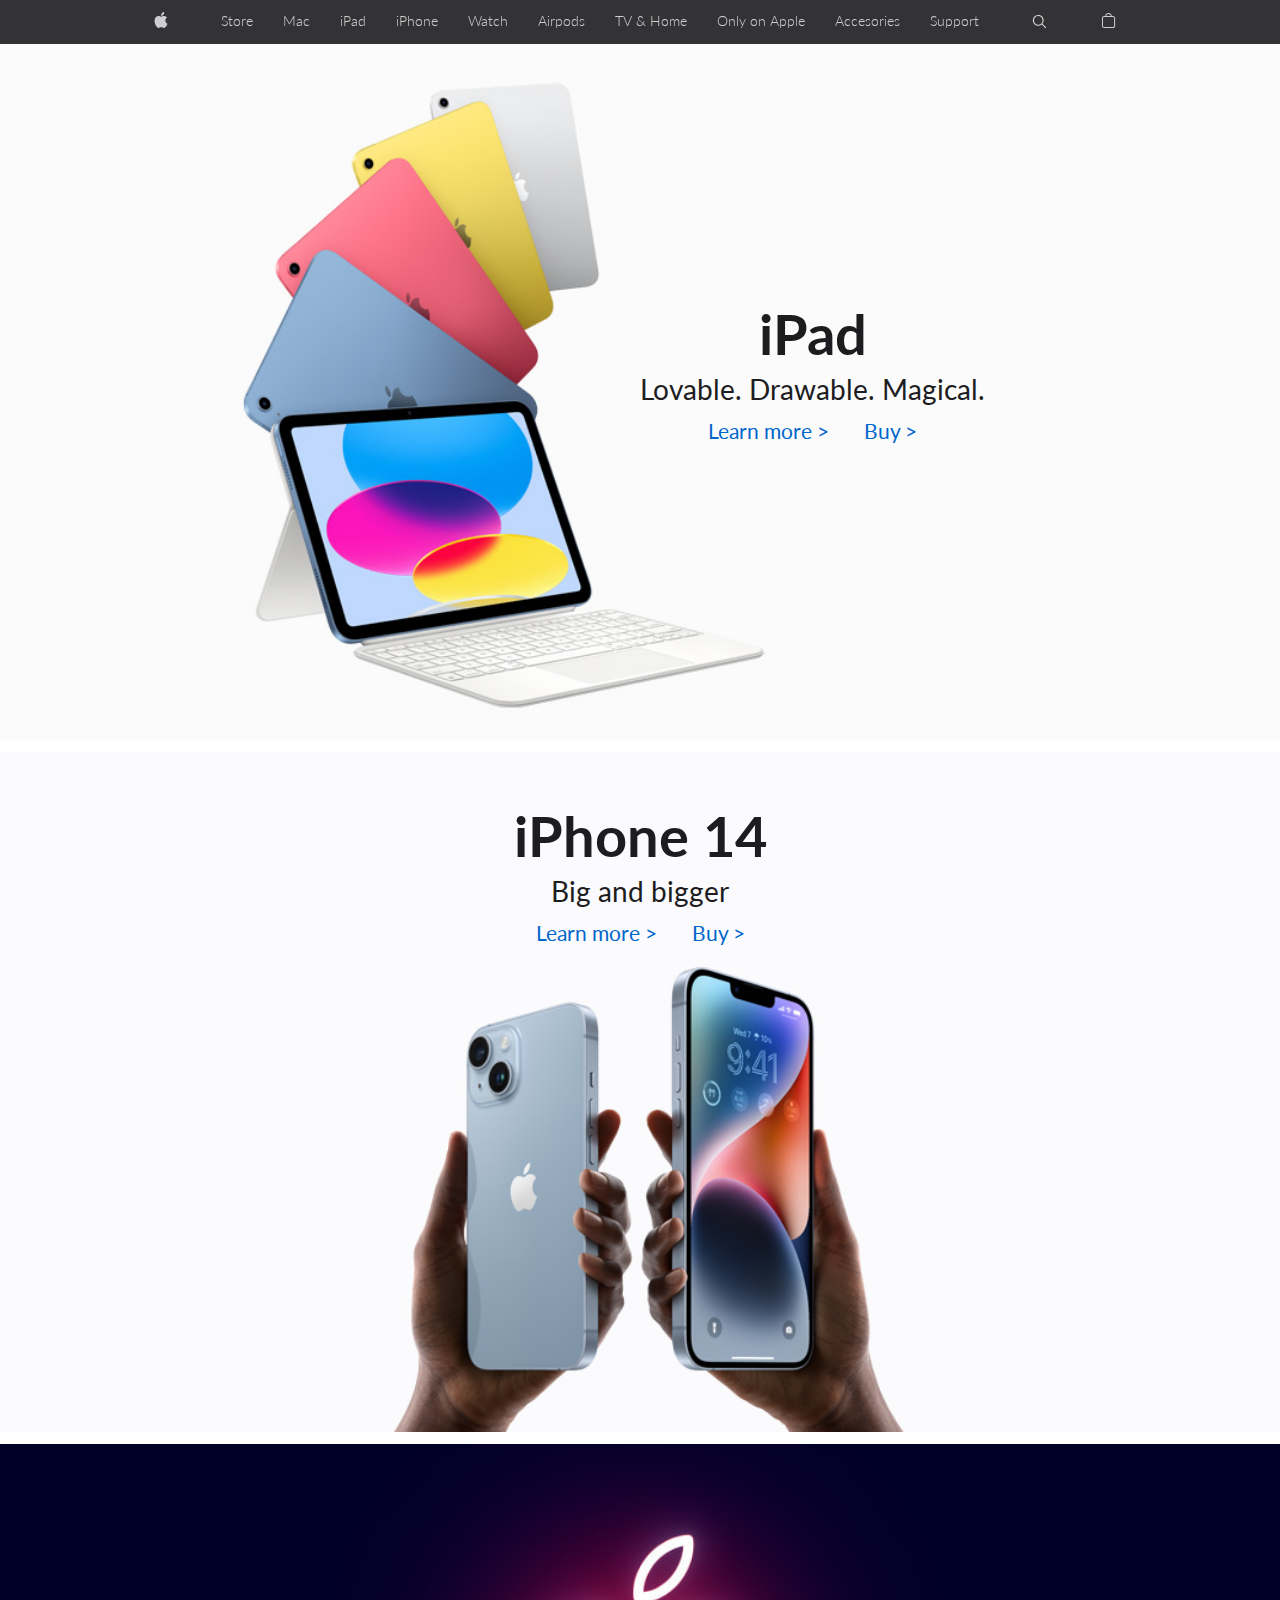
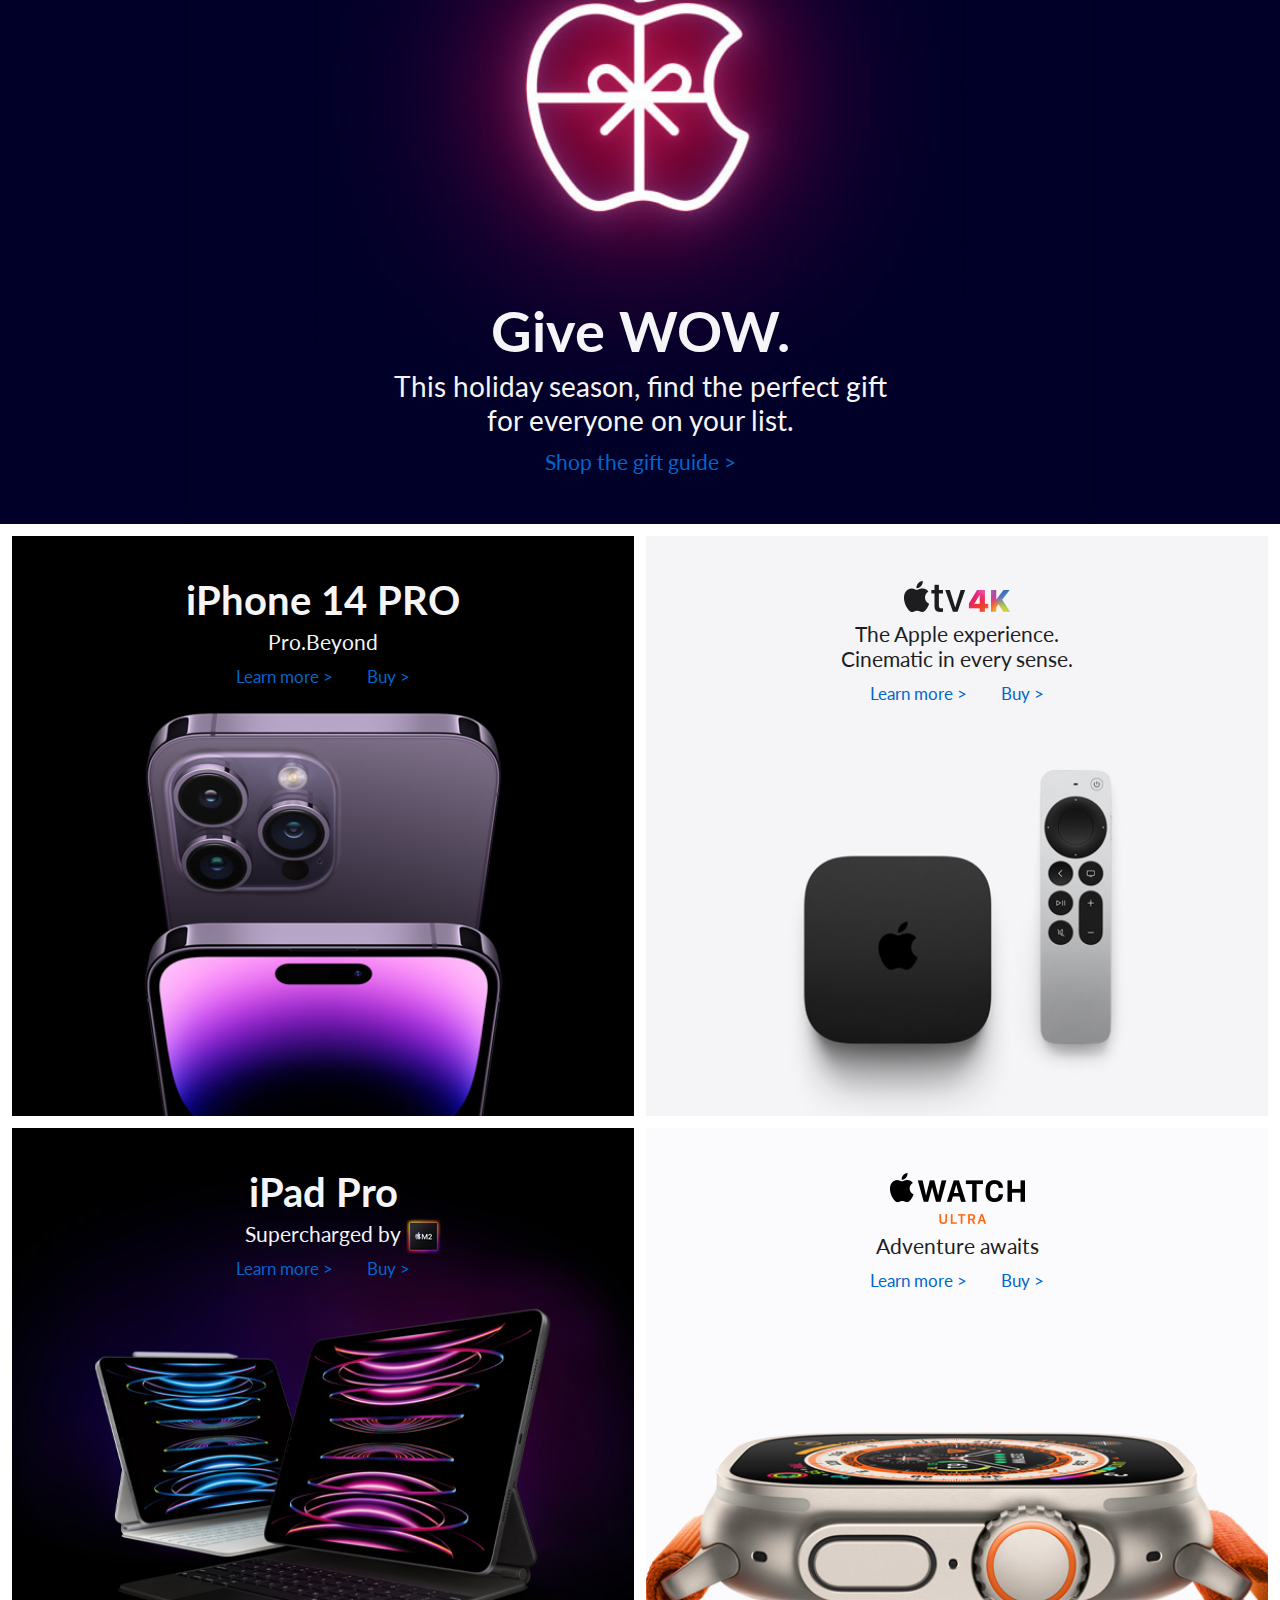
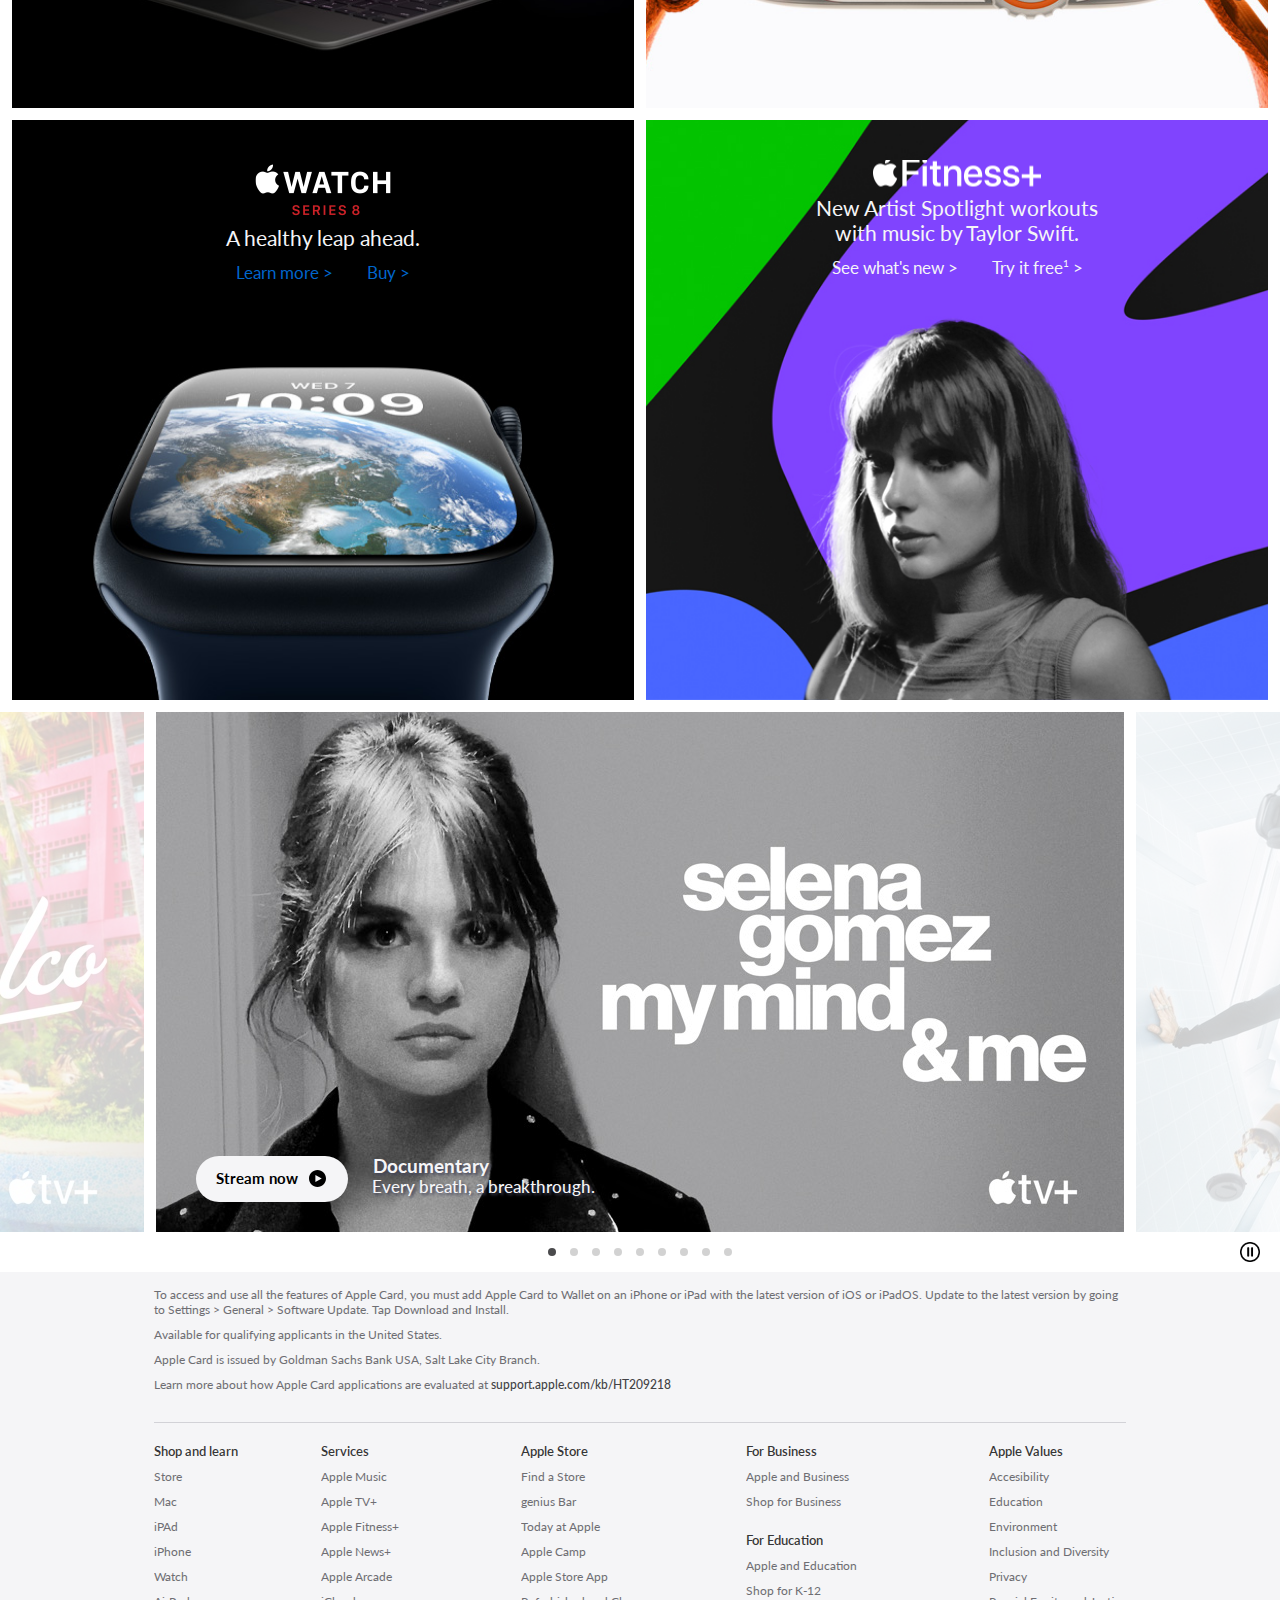
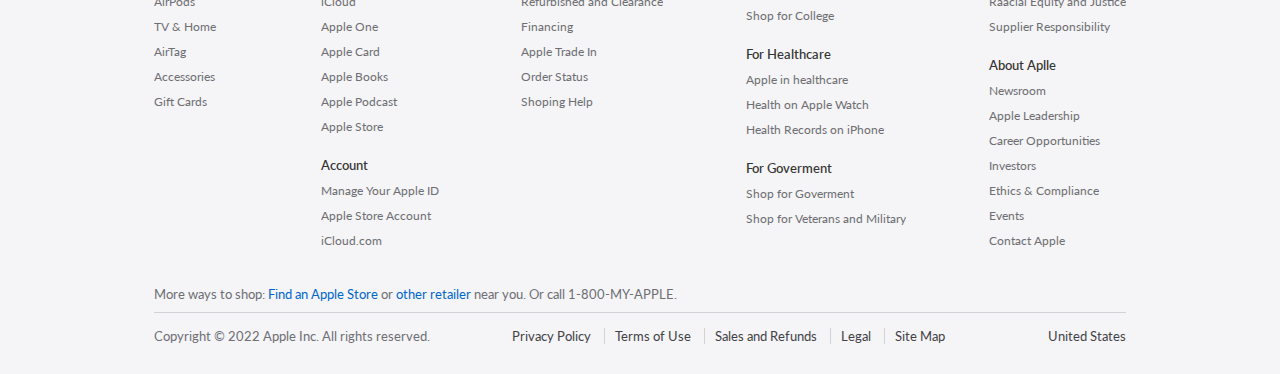
<file: index.html>
<!DOCTYPE html>
<html lang="en">

<head>
    <meta charset="UTF-8">
    <meta http-equiv="X-UA-Compatible" content="IE=edge">
    <meta name="viewport" content="width=device-width, initial-scale=1.0">
    <meta name="description" content="Apple page clone, Author: Arkadius-WD">
    <title> Apple </title>
    <link rel="shortcut icon" href="#" />
    <link rel="stylesheet" href="./css/style.css">
    <script type="module" src="./js/app.js" defer></script>
</head>

<body>

    <header class="header">
        <h1 class="visually-hidden">Apple</h1>
        <nav class="nav">
            <div class="nav-top">
                <div class="nav-top__container-one">
                    <div class="nav-top__input-search mobi-wrapper">
                        <label for="nav-top__input-form"></label>
                        <input type="text" class="nav-top__input-form" placeholder="Search apple.com">
                    </div>
                </div>
                <ul class="nav-top__container-two mobi-wrapper">
                    <li class="nav-top__item"><a href="./store.html" class="nav-top__link">Store</a></li>
                    <li class="nav-top__item"><a href="./store.html" class="nav-top__link">Mac</a></li>
                    <li class="nav-top__item"><a href="./store.html" class="nav-top__link">iPad</a></li>
                    <li class="nav-top__item"><a href="./store.html" class="nav-top__link">iPhone</a></li>
                    <li class="nav-top__item"><a href="./store.html" class="nav-top__link">Watch</a></li>
                    <li class="nav-top__item"><a href="./store.html" class="nav-top__link">Airpods</a></li>
                    <li class="nav-top__item"><a href="./store.html" class="nav-top__link">TV & Home</a></li>
                    <li class="nav-top__item"><a href="./store.html" class="nav-top__link">Only on Apple</a></li>
                    <li class="nav-top__item"><a href="./store.html" class="nav-top__link">Accesories</a></li>
                    <li class="nav-top__item"><a href="./store.html" class="nav-top__link">Support</a></li>
                </ul>
            </div>
            <div class="nav-bar wrapper">
                <div class="nav-bar__burger">
                    <div class="nav-bar__burger-bel nav-bar__burger-bel--up"></div>
                    <div class="nav-bar__burger-bel nav-bar__burger-bel--down"></div>
                </div>
                <a href="#" class="nav-bar__logo">
                    <img src="./img/nav/globalnav_apple_image__b5er5ngrzxqq_large.svg" alt="logo apple image">
                </a>
                <ul class="nav-bar__list">
                    <li class="nab-bar__list-item"><a href="./store.html" class="nav-bar__list-link">Store</a></li>
                    <li class="nab-bar__list-item"><a href="./store.html" class="nav-bar__list-link">Mac</a></li>
                    <li class="nab-bar__list-item"><a href="./store.html" class="nav-bar__list-link">iPad</a></li>
                    <li class="nab-bar__list-item"><a href="./store.html" class="nav-bar__list-link">iPhone</a></li>
                    <li class="nab-bar__list-item"><a href="./store.html" class="nav-bar__list-link">Watch</a></li>
                    <li class="nab-bar__list-item"><a href="./store.html" class="nav-bar__list-link">Airpods</a></li>
                    <li class="nab-bar__list-item"><a href="./store.html" class="nav-bar__list-link">TV & Home</a></li>
                    <li class="nab-bar__list-item"><a href="./store.html" class="nav-bar__list-link">Only on Apple</a>
                    </li>
                    <li class="nab-bar__list-item"><a href="./store.html" class="nav-bar__list-link">Accesories</a></li>
                    <li class="nab-bar__list-item"><a href="./store.html" class="nav-bar__list-link">Support</a></li>
                </ul>
                <div class="nav-bar__input-search">
                    <label for="nav-bar__input-form"></label>
                    <input type="text" class="nav-bar__input-form" placeholder="Search apple.com">
                    <div class="nav-bar__input-close">
                        <img src="./img/nav/globalnav_search_close.svg" alt="close search button">
                    </div>
                </div>
                <a href="#" class="nav-bar__search">
                    <img src="./img/nav/globalnav_search_image__cbllq1gkias2_large.svg" alt="icon search image">
                </a>
                <div class="nav-bar__bag">
                    <img src="./img/nav/globalnav_bag_image__yzte50i47ciu_large.svg" alt="icon bag image">
                    <div class="nav-bar__bag-amount">0</div>
                </div>
                <div class="bag-cart">
                    <div class="bag-cart__title">
                        <h2>Shopping bag</h2>
                        <button class="bag-cart__close">
                            <img src="./img/nav/close.png" alt="button close">
                        </button>
                    </div>
                    <div class="bag-cart__content">
                    </div>
                    <p class="bag-cart__empty">Your bag is empty</p>
                    <div class="bag-cart__footer">
                        <h3>Your total : $ <span class="bag-cart__total">0</span></h3>
                        <button class="bag-cart__clear-btn">Clear cart</button>
                    </div>
                </div>
            </div>
        </nav>
    </header>

    <main class="main">
        <section class="heroes">
            <div class="iPad-hero">
                <div class="iPad-hero__picture hero-picture"></div>
                <div class="iPad-hero__text">
                    <h2 class="iPad-hero__text-title text-title">iPad</h2>
                    <h3 class="iPad-hero__text-content text-content">Lovable. Drawable. Magical.</h3>
                    <div class="iPad-hero__text-links">
                        <a href="./store.html" class="text-link">Learn more <span> > </span> </a>
                        <a href="./store.html" class="text-link">Buy <span> > </span> </a>
                    </div>
                </div>
            </div>
            <div class="iPhone-hero">
                <div class="iPhone-hero__picture hero-picture"></div>
                <div class="iPhone-hero__text">
                    <h2 class="iPhone-hero__text-title text-title">iPhone 14</h2>
                    <h3 class="iPhone-hero__text-content text-content">Big and bigger</h3>
                    <div class="iPhone-hero__text-links">
                        <a href="./store.html" class="text-link">Learn more <span> > </span> </a>
                        <a href="./store.html" class="text-link">Buy <span> > </span> </a>
                    </div>
                </div>
            </div>
            <div class="endframe-hero">
                <div class="endframe-hero__picture hero-picture"></div>
                <div class="endframe-hero__text">
                    <h2 class="endframe-hero__text-title text-title">Give WOW.</h2>
                    <h3 class="endframe-hero__text-content text-content">This holiday season, find the perfect gift for
                        everyone on your list. </h3>
                    <div class="endframe-hero__text-links">
                        <a href="./store.html" class="text-link">Shop the gift guide <span> > </span> </a>
                    </div>
                </div>
            </div>
        </section>

        <section class="promos">
            <div class="iPhone-promo">
                <div class="iPhone-promo__picture promo-picture"></div>
                <div class="iPhone-promo__text promo-text">
                    <h2 class="iPhone-promo__text-title text-M-title text-white">iPhone 14 PRO</h2>
                    <h3 class="iPhone-promo__text-content text-M-content text-white">Pro.Beyond</h3>
                    <div class="iPhone-promo__text-links">
                        <a href="./store.html" class="text-M-link">Learn more <span> > </span> </a>
                        <a href="./store.html" class="text-M-link">Buy <span> > </span> </a>
                    </div>
                </div>
            </div>
            <div class="tv-promo">
                <div class="tv-promo__picture promo-picture"></div>
                <div class="tv-promo__text promo-text">
                    <h2 class="tv-promo__text-title text-M-title promo-text-logo"></h2>
                    <h3 class="tv-promo__text-content text-M-content">The Apple experience. Cinematic in every sense.
                    </h3>
                    <div class="tv-promo__text-links">
                        <a href="./store.html" class="text-M-link">Learn more <span> > </span> </a>
                        <a href="./store.html" class="text-M-link">Buy <span> > </span> </a>
                    </div>
                </div>
            </div>
            <div class="iPad-promo">
                <div class="iPad-promo__picture promo-picture"></div>
                <div class="iPad-promo__text promo-text">
                    <h2 class="iPad-promo__text-title text-M-title text-white">iPad Pro</h2>
                    <h3 class="iPad-promo__text-content text-M-content text-white">Supercharged by
                    </h3>
                    <div class="iPad-promo__text-links">
                        <a href="./store.html" class="text-M-link">Learn more <span> > </span> </a>
                        <a href="./store.html" class="text-M-link">Buy <span> > </span> </a>
                    </div>
                </div>
            </div>
            <div class="watchU-promo">
                <div class="watchU-promo__picture promo-picture"></div>
                <div class="watchU-promo__text promo-text">
                    <h2 class="watchU-promo__text-title text-M-title promo-text-logo"></h2>
                    <h3 class="watchU-promo__text-content text-M-content">Adventure awaits
                    </h3>
                    <div class="watchU-promo__text-links">
                        <a href="./store.html" class="text-M-link">Learn more <span> > </span> </a>
                        <a href="./store.html" class="text-M-link">Buy <span> > </span> </a>
                    </div>
                </div>
            </div>
            <div class="watch8-promo">
                <div class="watch8-promo__picture promo-picture"></div>
                <div class="watch8-promo__text promo-text">
                    <h2 class="watch8-promo__text-title text-M-title text-white promo-text-logo"></h2>
                    <h3 class="watch8-promo__text-content text-M-content text-white">A healthy leap ahead.
                    </h3>
                    <div class="watch8-promo__text-links">
                        <a href="./store.html" class="text-M-link">Learn more <span> > </span> </a>
                        <a href="./store.html" class="text-M-link">Buy <span> > </span> </a>
                    </div>
                </div>
            </div>
            <div class="fit-promo">
                <div class="fit-promo__picture promo-picture"></div>
                <div class="fit-promo__text promo-text">
                    <h2 class="fit-promo__text-title text-M-title text-white promo-text-logo"></h2>
                    <h3 class="fit-promo__text-content text-M-content text-white">New Artist Spotlight workouts with
                        music by
                        Taylor Swift.
                    </h3>
                    <div class="fit-promo__text-links">
                        <a href="./store.html" class="text-M-link text-white">See what's new <span> > </span> </a>
                        <a href="./store.html" class="text-M-link text-white">Try it free<sup>1</sup><span> > </span>
                        </a>
                    </div>
                </div>
            </div>
        </section>

        <section class="slider">
            <div class="slider__track-container">
                <ul class="slider__slides">
                    <li class="slider__slide"><a
                            href="https://tv.apple.com/us/movie/selena-gomez-my-mind--me/umc.cmc.39yw4dp13gshxq5bt9fsl0o5y"
                            class="slider__slide-link slider__slide-link--1">
                            <div class="slider__slide-info-top">
                                <div class="slider__slide-info-top-icon"></div>
                                <div class="slider__slide-info-top-title"></div>
                            </div>
                            <div class="slider__slide-info-bottom">
                                <h4>Documentary</h4>
                                <div class="slider__slide-info-bottom-text">
                                    <p>Every breath, a breakthrough.</p>
                                </div>
                                <div class="slider__slide-button"><button class="slider-button" role="button"
                                        aria-label="slider-button">Stream now</button></div>
                            </div>
                        </a></li>
                    <li class="slider__slide"><a
                            href="https://tv.apple.com/us/show/mythic-quest/umc.cmc.1nfdfd5zlk05fo1bwwetzldy3?itscg=10000&itsct=atv-apl_hp-stream_now--220622"
                            class="slider__slide-link slider__slide-link--2">
                            <div class="slider__slide-info-top">
                                <div class="slider__slide-info-top-icon"></div>
                                <div class="slider__slide-info-top-title"></div>
                            </div>
                            <div class="slider__slide-info-bottom">
                                <h4>Comedy</h4>
                                <div class="slider__slide-info-bottom-text">
                                    <p>New season.</p>
                                </div>
                                <div class="slider__slide-button"><button class="slider-button" role="button"
                                        aria-label="slider-button">Stream now</button></div>
                            </div>
                        </a></li>
                    <li class="slider__slide"><a
                            href="https://tv.apple.com/us/show/ted-lasso/umc.cmc.vtoh0mn0xn7t3c643xqonfzy"
                            class="slider__slide-link slider__slide-link--3">
                            <div class="slider__slide-info-top">
                                <div class="slider__slide-info-top-icon"></div>
                                <div class="slider__slide-info-top-title"></div>
                            </div>
                            <div class="slider__slide-info-bottom">
                                <h4>Comedy</h4>
                                <div class="slider__slide-info-bottom-text">
                                    <p>4 Emmy® wins including Outstanding Comedy.</p>
                                </div>
                                <div class="slider__slide-button"><button class="slider-button" role="button"
                                        aria-label="slider-button">Stream now</button></div>
                            </div>
                        </a></li>
                    <li class="slider__slide"><a
                            href="https://tv.apple.com/us/show/see/umc.cmc.3s4mgg2y7h95fks9gnc4pw13m"
                            class="slider__slide-link slider__slide-link--4">
                            <div class="slider__slide-info-top">
                                <div class="slider__slide-info-top-icon"></div>
                                <div class="slider__slide-info-top-title"></div>
                            </div>
                            <div class="slider__slide-info-bottom">
                                <h4>Drama</h4>
                                <div class="slider__slide-info-bottom-text">
                                    <p>The epic series comes to an end.</p>
                                </div>
                                <div class="slider__slide-button"><button class="slider-button" role="button"
                                        aria-label="slider-button">Stream now</button></div>
                            </div>
                        </a></li>
                    <li class="slider__slide"><a
                            href="https://tv.apple.com/us/movie/causeway/umc.cmc.30p2zn6vd14159dorn1vo68el"
                            class="slider__slide-link slider__slide-link--5">
                            <div class="slider__slide-info-top">
                                <div class="slider__slide-info-top-icon"></div>
                                <div class="slider__slide-info-top-title"></div>
                            </div>
                            <div class="slider__slide-info-bottom">
                                <h4>Drama</h4>
                                <div class="slider__slide-info-bottom-text">
                                    <p>Begin again.</p>
                                </div>
                                <div class="slider__slide-button"><button class="slider-button" role="button"
                                        aria-label="slider-button">Stream now</button></div>
                            </div>
                        </a></li>
                    <li class="slider__slide"><a
                            href="https://tv.apple.com/us/show/shantaram/umc.cmc.atxsrive40xli3zh3uxjimut"
                            class="slider__slide-link slider__slide-link--6">
                            <div class="slider__slide-info-top">
                                <div class="slider__slide-info-top-icon"></div>
                                <div class="slider__slide-info-top-title"></div>
                            </div>
                            <div class="slider__slide-info-bottom">
                                <h4>Drama</h4>
                                <div class="slider__slide-info-bottom-text">
                                    <p>Welcome to Bombay.</p>
                                </div>
                                <div class="slider__slide-button"><button class="slider-button" role="button"
                                        aria-label="slider-button">Stream now</button></div>
                            </div>
                        </a></li>
                    <li class="slider__slide"><a
                            href="https://tv.apple.com/us/show/the-morning-show/umc.cmc.25tn3v8ku4b39tr6ccgb8nl6m"
                            class="slider__slide-link slider__slide-link--7">
                            <div class="slider__slide-info-top">
                                <div class="slider__slide-info-top-icon"></div>
                                <div class="slider__slide-info-top-title"></div>
                            </div>
                            <div class="slider__slide-info-bottom">
                                <h4>Drama</h4>
                                <div class="slider__slide-info-bottom-text">
                                    <p>Control is an illusion</p>
                                </div>
                                <div class="slider__slide-button"><button class="slider-button" role="button"
                                        aria-label="slider-button">Stream now</button></div>
                            </div>
                        </a></li>
                    <li class="slider__slide"><a
                            href="https://tv.apple.com/us/show/bad-sisters/umc.cmc.14kr4vv65unannh7doqgvlh20"
                            class="slider__slide-link slider__slide-link--8">
                            <div class="slider__slide-info-top">
                                <div class="slider__slide-info-top-icon"></div>
                                <div class="slider__slide-info-top-title"></div>
                            </div>
                            <div class="slider__slide-info-bottom">
                                <h4>Thriller</h4>
                                <div class="slider__slide-info-bottom-text">
                                    <p>We’re all different people at work.</p>
                                </div>
                                <div class="slider__slide-button"><button class="slider-button" role="button"
                                        aria-label="slider-button">Stream now</button></div>
                            </div>
                        </a></li>
                    <li class="slider__slide"><a
                            href="https://tv.apple.com/us/show/acapulco/umc.cmc.8xrkg9zywke7g6a9ahmvpr3l"
                            class="slider__slide-link slider__slide-link--9">
                            <div class="slider__slide-info-top">
                                <div class="slider__slide-info-top-icon"></div>
                                <div class="slider__slide-info-top-title"></div>
                            </div>
                            <div class="slider__slide-info-bottom">
                                <h4>Holiday</h4>
                                <div class="slider__slide-info-bottom-text">
                                    <p>Happiness is togetherness.</p>
                                </div>
                                <div class="slider__slide-button"><button class="slider-button" role="button"
                                        aria-label="slider-button">Stream now</button></div>
                            </div>
                        </a></li>
                </ul>
            </div>
            <div class="slider__previous">
                <button class="slider__button slider__button--left" role="button" aria-label="slider-button">
                </button>
            </div>
            <div class="slider__next">
                <button class="slider__button slider__button--right" role="button" aria-label="slider-button">
                </button>
            </div>
            <div class="slider__nav">
                <div class="slider__nav-dots-contaner"></div>
                <button class="slider__stop-play" role="button" aria-label="slider-button"></button>
            </div>
            <h4 class="visually-hidden">Apple TV+</h4>
        </section>
    </main>

    <footer class="footer wrapper">
        <section class="footer__notes">
            <ul>
                <li>
                    To access and use all the features of Apple Card, you must add Apple Card to Wallet on an iPhone or
                    iPad with the latest version of iOS or iPadOS. Update to the latest version by going to Settings >
                    General > Software Update. Tap Download and Install.
                </li>

                <li><span>Available for qualifying applicants in the United&nbsp;States.</span></li>
                <li><span>Apple&nbsp;Card is issued by Goldman Sachs Bank USA, Salt Lake City Branch.</span></li>
                <li>
                    Learn more about how Apple&nbsp;Card applications are evaluated at <a
                        href="https://support.apple.com/kb/HT209218">support.apple.com/kb/HT209218</a>
                </li>
            </ul>
        </section>
        <nav class="footer__nav">
            <div class="footer__nav-column">
                <div class="footer__nav-column-section">
                    <h3 class="footer__nav-column-section-title">Shop and learn</h3>
                    <i class="footer__nav-column-section-icon">+</i>
                    <div class="footer__nav-column-section-disp">
                        <ul class="footer__nav-column-section-list">
                            <li class="footer__nav-column-section-item"><a class="footer__nav-column-section-link"
                                    href="./store.html"></a>Store</li>
                            <li class="footer__nav-column-section-item"><a class="footer__nav-column-section-link"
                                    href="./store.html"></a>Mac</li>
                            <li class="footer__nav-column-section-item"><a class="footer__nav-column-section-link"
                                    href="./store.html"></a>iPAd</li>
                            <li class="footer__nav-column-section-item"><a class="footer__nav-column-section-link"
                                    href="./store.html"></a>iPhone</li>
                            <li class="footer__nav-column-section-item"><a class="footer__nav-column-section-link"
                                    href="./store.html"></a>Watch</li>
                            <li class="footer__nav-column-section-item"><a class="footer__nav-column-section-link"
                                    href="./store.html"></a>AirPods</li>
                            <li class="footer__nav-column-section-item"><a class="footer__nav-column-section-link"
                                    href="./store.html"></a>TV & Home</li>
                            <li class="footer__nav-column-section-item"><a class="footer__nav-column-section-link"
                                    href="./store.html"></a>AirTag</li>
                            <li class="footer__nav-column-section-item"><a class="footer__nav-column-section-link"
                                    href="./store.htmls"></a>Accessories</li>
                            <li class="footer__nav-column-section-item"><a class="footer__nav-column-section-link"
                                    href="./store.html"></a>Gift Cards</li>
                        </ul>
                    </div>
                </div>
            </div>
            <div class="footer__nav-column">
                <div class="footer__nav-column-section">
                    <h3 class="footer__nav-column-section-title">Services</h3>
                    <i class="footer__nav-column-section-icon">+</i>
                    <div class="footer__nav-column-section-disp">
                        <ul class="footer__nav-column-section-list">
                            <li class="footer__nav-column-section-item"><a class="footer__nav-column-section-link"
                                    href=""></a>Apple Music</li>
                            <li class="footer__nav-column-section-item"><a class="footer__nav-column-section-link"
                                    href=""></a>Apple TV+</li>
                            <li class="footer__nav-column-section-item"><a class="footer__nav-column-section-link"
                                    href=""></a>Apple Fitness+</li>
                            <li class="footer__nav-column-section-item"><a class="footer__nav-column-section-link"
                                    href=""></a>Apple News+</li>
                            <li class="footer__nav-column-section-item"><a class="footer__nav-column-section-link"
                                    href=""></a>Apple Arcade</li>
                            <li class="footer__nav-column-section-item"><a class="footer__nav-column-section-link"
                                    href=""></a>iCloud</li>
                            <li class="footer__nav-column-section-item"><a class="footer__nav-column-section-link"
                                    href=""></a>Apple One</li>
                            <li class="footer__nav-column-section-item"><a class="footer__nav-column-section-link"
                                    href=""></a>Apple Card</li>
                            <li class="footer__nav-column-section-item"><a class="footer__nav-column-section-link"
                                    href=""></a>Apple Books</li>
                            <li class="footer__nav-column-section-item"><a class="footer__nav-column-section-link"
                                    href=""></a>Apple Podcast</li>
                            <li class="footer__nav-column-section-item"><a class="footer__nav-column-section-link"
                                    href=""></a>Apple Store</li>
                        </ul>
                    </div>
                </div>
                <div class="footer__nav-column-section">
                    <h3 class="footer__nav-column-section-title">Account</h3>
                    <i class="footer__nav-column-section-icon">+</i>
                    <div class="footer__nav-column-section-disp">
                        <ul class="footer__nav-column-section-list">
                            <li class="footer__nav-column-section-item"><a class="footer__nav-column-section-link"
                                    href=""></a>Manage Your Apple ID</li>
                            <li class="footer__nav-column-section-item"><a class="footer__nav-column-section-link"
                                    href=""></a>Apple Store Account</li>
                            <li class="footer__nav-column-section-item"><a class="footer__nav-column-section-link"
                                    href=""></a>iCloud.com</li>
                        </ul>
                    </div>
                </div>
            </div>
            <div class="footer__nav-column">
                <div class="footer__nav-column-section">
                    <h3 class="footer__nav-column-section-title">Apple Store</h3>
                    <i class="footer__nav-column-section-icon">+</i>
                    <div class="footer__nav-column-section-disp">
                        <ul class="footer__nav-column-section-list">
                            <li class="footer__nav-column-section-item"><a class="footer__nav-column-section-link"
                                    href=""></a>Find a Store</li>
                            <li class="footer__nav-column-section-item"><a class="footer__nav-column-section-link"
                                    href=""></a>genius Bar</li>
                            <li class="footer__nav-column-section-item"><a class="footer__nav-column-section-link"
                                    href=""></a>Today at Apple</li>
                            <li class="footer__nav-column-section-item"><a class="footer__nav-column-section-link"
                                    href=""></a>Apple Camp</li>
                            <li class="footer__nav-column-section-item"><a class="footer__nav-column-section-link"
                                    href=""></a>Apple Store App
                            </li>
                            <li class="footer__nav-column-section-item"><a class="footer__nav-column-section-link"
                                    href=""></a>Refurbished and
                                Clearance</li>
                            <li class="footer__nav-column-section-item"><a class="footer__nav-column-section-link"
                                    href=""></a>Financing</li>
                            <li class="footer__nav-column-section-item"><a class="footer__nav-column-section-link"
                                    href=""></a>Apple Trade In</li>
                            <li class="footer__nav-column-section-item"><a class="footer__nav-column-section-link"
                                    href=""></a>Order Status</li>
                            <li class="footer__nav-column-section-item"><a class="footer__nav-column-section-link"
                                    href=""></a>Shoping Help</li>
                        </ul>
                    </div>
                </div>
            </div>
            <div class="footer__nav-column">
                <div class="footer__nav-column-section">
                    <h3 class="footer__nav-column-section-title">For Business</h3>
                    <i class="footer__nav-column-section-icon">+</i>
                    <div class="footer__nav-column-section-disp">
                        <ul class="footer__nav-column-section-list">
                            <li class="footer__nav-column-section-item"><a class="footer__nav-column-section-link"
                                    href=""></a>Apple and Business</li>
                            <li class="footer__nav-column-section-item"><a class="footer__nav-column-section-link"
                                    href=""></a>Shop for Business</li>
                        </ul>
                    </div>
                </div>
                <div class="footer__nav-column-section">
                    <h3 class="footer__nav-column-section-title">For Education</h3>
                    <i class="footer__nav-column-section-icon">+</i>
                    <div class="footer__nav-column-section-disp">
                        <ul class="footer__nav-column-section-list">
                            <li class="footer__nav-column-section-item"><a class="footer__nav-column-section-link"
                                    href=""></a>Apple and Education</li>
                            <li class="footer__nav-column-section-item"><a class="footer__nav-column-section-link"
                                    href=""></a>Shop for K-12</li>
                            <li class="footer__nav-column-section-item"><a class="footer__nav-column-section-link"
                                    href=""></a>Shop for College</li>
                        </ul>
                    </div>
                </div>
                <div class="footer__nav-column-section">
                    <h3 class="footer__nav-column-section-title">For Healthcare</h3>
                    <i class="footer__nav-column-section-icon">+</i>
                    <div class="footer__nav-column-section-disp">
                        <ul class="footer__nav-column-section-list">
                            <li class="footer__nav-column-section-item"><a class="footer__nav-column-section-link"
                                    href=""></a>Apple in healthcare</li>
                            <li class="footer__nav-column-section-item"><a class="footer__nav-column-section-link"
                                    href=""></a>Health on Apple Watch</li>
                            <li class="footer__nav-column-section-item"><a class="footer__nav-column-section-link"
                                    href=""></a>Health Records on iPhone
                            </li>
                        </ul>
                    </div>
                </div>
                <div class="footer__nav-column-section">
                    <h3 class="footer__nav-column-section-title">For Goverment</h3>
                    <i class="footer__nav-column-section-icon">+</i>
                    <div class="footer__nav-column-section-disp">
                        <ul class="footer__nav-column-section-list">
                            <li class="footer__nav-column-section-item"><a class="footer__nav-column-section-link"
                                    href=""></a>Shop for Goverment</li>
                            <li class="footer__nav-column-section-item"><a class="footer__nav-column-section-link"
                                    href=""></a>Shop for
                                Veterans and Military</li>
                        </ul>
                    </div>
                </div>
            </div>
            <div class="footer__nav-column">
                <div class="footer__nav-column-section">
                    <h3 class="footer__nav-column-section-title">Apple Values</h3>
                    <i class="footer__nav-column-section-icon">+</i>
                    <div class="footer__nav-column-section-disp">
                        <ul class="footer__nav-column-section-list">
                            <li class="footer__nav-column-section-item"><a class="footer__nav-column-section-link"
                                    href=""></a>Accesibility</li>
                            <li class="footer__nav-column-section-item"><a class="footer__nav-column-section-link"
                                    href=""></a>Education</li>
                            <li class="footer__nav-column-section-item"><a class="footer__nav-column-section-link"
                                    href=""></a>Environment</li>
                            <li class="footer__nav-column-section-item"><a class="footer__nav-column-section-link"
                                    href=""></a>Inclusion and Diversity</li>
                            <li class="footer__nav-column-section-item"><a class="footer__nav-column-section-link"
                                    href=""></a>Privacy</li>
                            <li class="footer__nav-column-section-item"><a class="footer__nav-column-section-link"
                                    href=""></a>Raacial Equity
                                and Justice</li>
                            <li class="footer__nav-column-section-item"><a class="footer__nav-column-section-link"
                                    href=""></a>Supplier Responsibility
                            </li>
                        </ul>
                    </div>
                </div>
                <div class="footer__nav-column-section ">
                    <h3 class="footer__nav-column-section-title">About Aplle</h3>
                    <i class="footer__nav-column-section-icon">+</i>
                    <div class="footer__nav-column-section-disp">
                        <ul class="footer__nav-column-section-list">
                            <li class="footer__nav-column-section-item"><a class="footer__nav-column-section-link"
                                    href=""></a>Newsroom</li>
                            <li class="footer__nav-column-section-item"><a class="footer__nav-column-section-link"
                                    href=""></a>Apple Leadership</li>
                            <li class="footer__nav-column-section-item"><a class="footer__nav-column-section-link"
                                    href=""></a>Career Opportunities</li>
                            <li class="footer__nav-column-section-item"><a class="footer__nav-column-section-link"
                                    href=""></a>Investors</li>
                            <li class="footer__nav-column-section-item"><a class="footer__nav-column-section-link"
                                    href=""></a>Ethics & Compliance</li>
                            <li class="footer__nav-column-section-item"><a class="footer__nav-column-section-link"
                                    href=""></a>Events</li>
                            <li class="footer__nav-column-section-item"><a class="footer__nav-column-section-link"
                                    href=""></a>Contact Apple</li>
                        </ul>
                    </div>
                </div>
            </div>
        </nav>
        <section class="footer__contact">
            <div class="footer__contact-shop">
                More ways to shop: <a href="https://www.apple.com/retail/"> Find an Apple Store </a>
                or <a href="https://locate.apple.com/"> other retailer </a> near you. <span
                    class="footer__contact-shop-span"> Or call
                    1-800-MY-APPLE. </span>
            </div>
            <div class="footer__contact-disp">
                <div class="footer__contact-locale">
                    <a class="footer__contact-locale-link" href="https://www.apple.com/choose-country-region/"> United
                        States </a>
                </div>
                <div class="footer__contact-copyright"> Copyright © 2022 Apple Inc. All rights reserved.
                </div>
                <div class="footer__contact-legal">
                    <a class="footer__contact-legal-link" href="https://www.apple.com/legal/privacy/"> Privacy Policy
                    </a>
                    <a class="footer__contact-legal-link"
                        href="https://www.apple.com/legal/internet-services/terms/site.html"> Terms of Use </a>
                    <a class="footer__contact-legal-link" href="https://www.apple.com/shop/browse/open/salespolicies">
                        Sales
                        and Refunds </a>
                    <a class="footer__contact-legal-link" href="https://www.apple.com/legal/"> Legal </a>
                    <a class="footer__contact-legal-link" href="https://www.apple.com/sitemap/"> Site Map </a>
                </div>
            </div>
        </section>
    </footer>
</body>

</html>
</file>
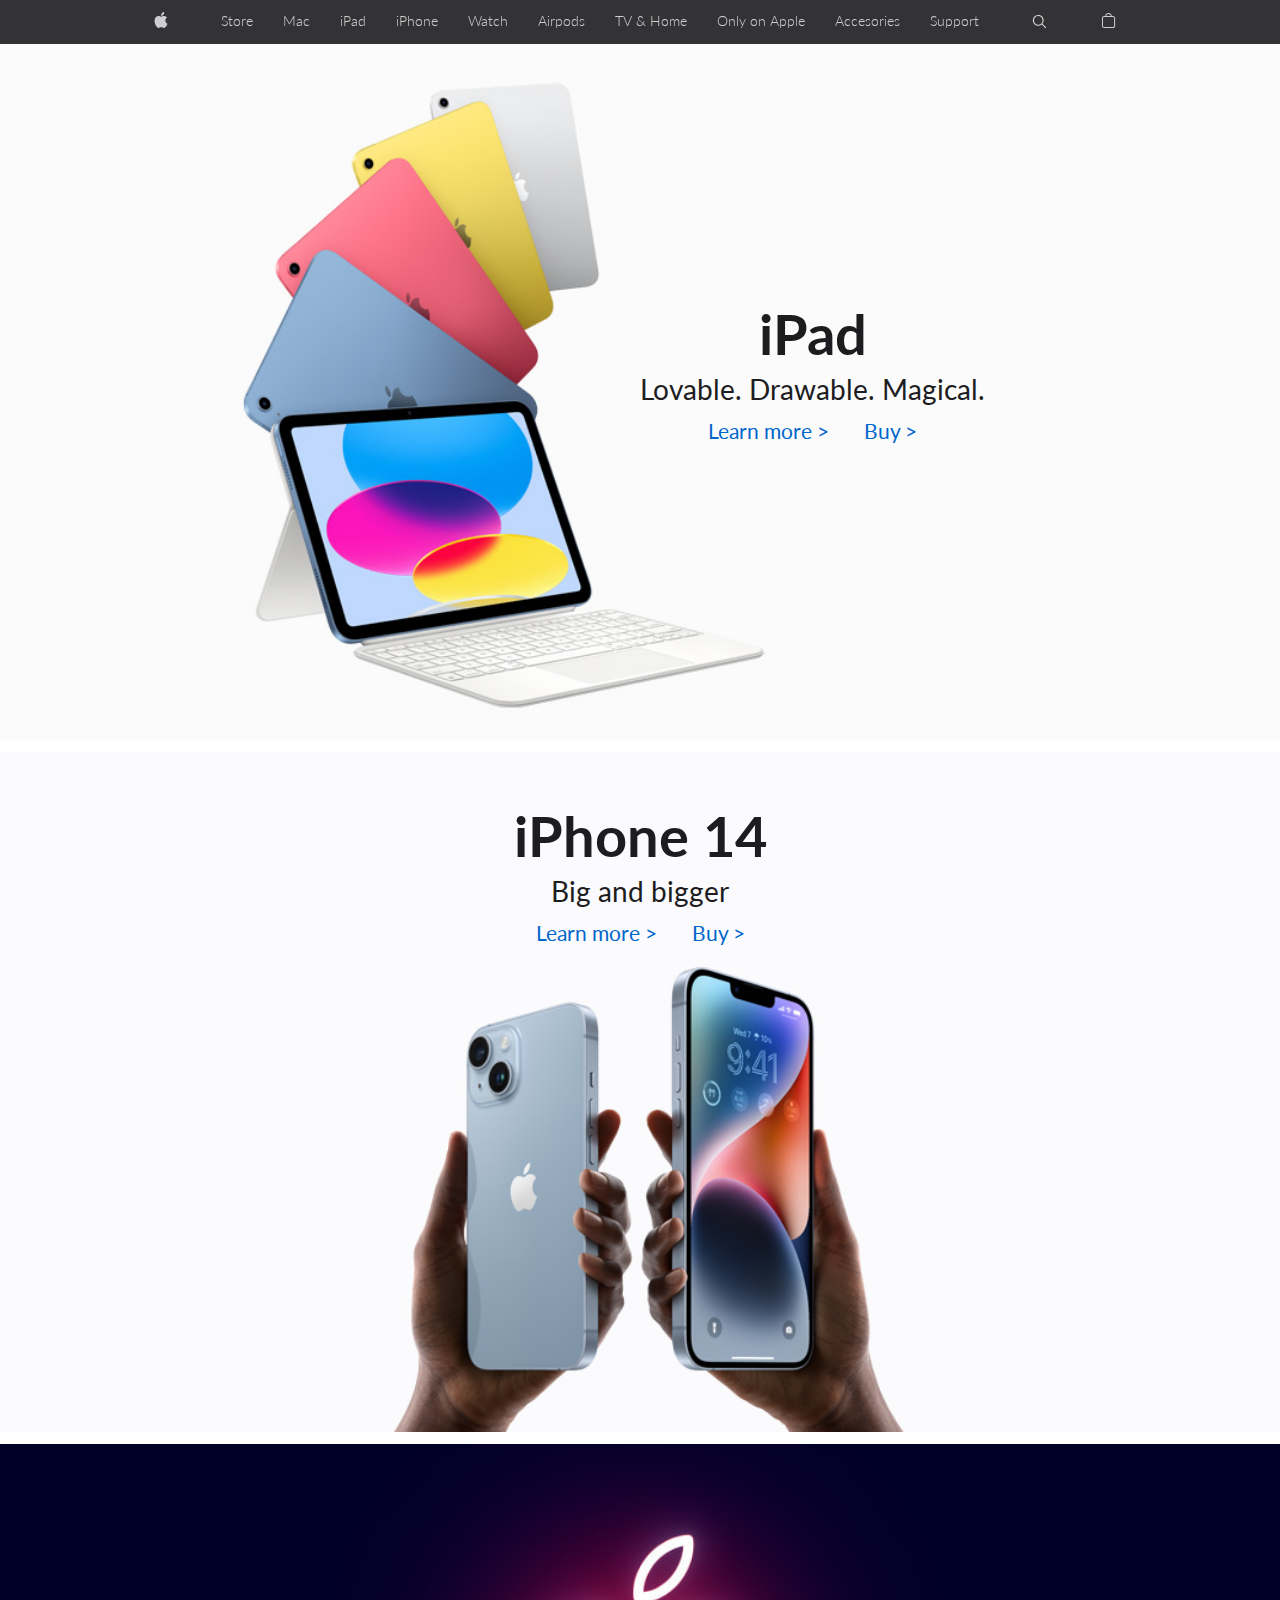
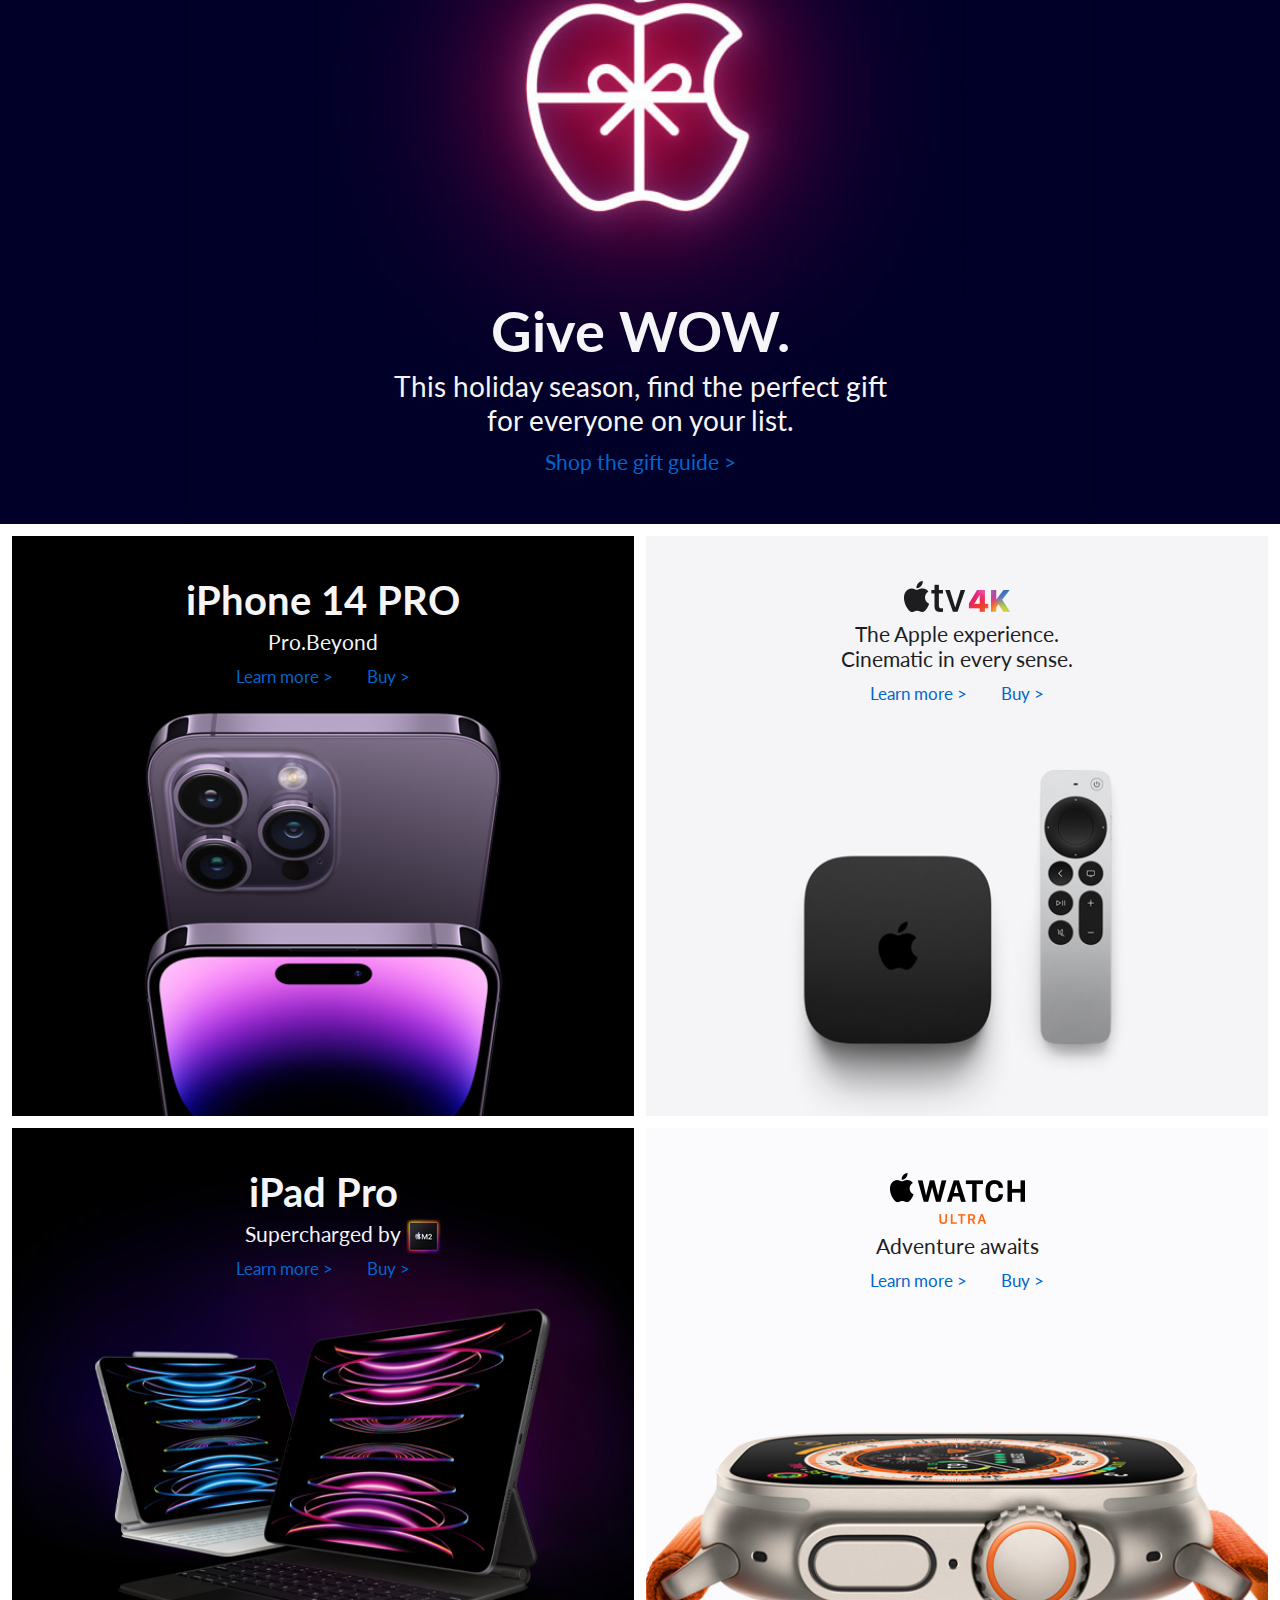
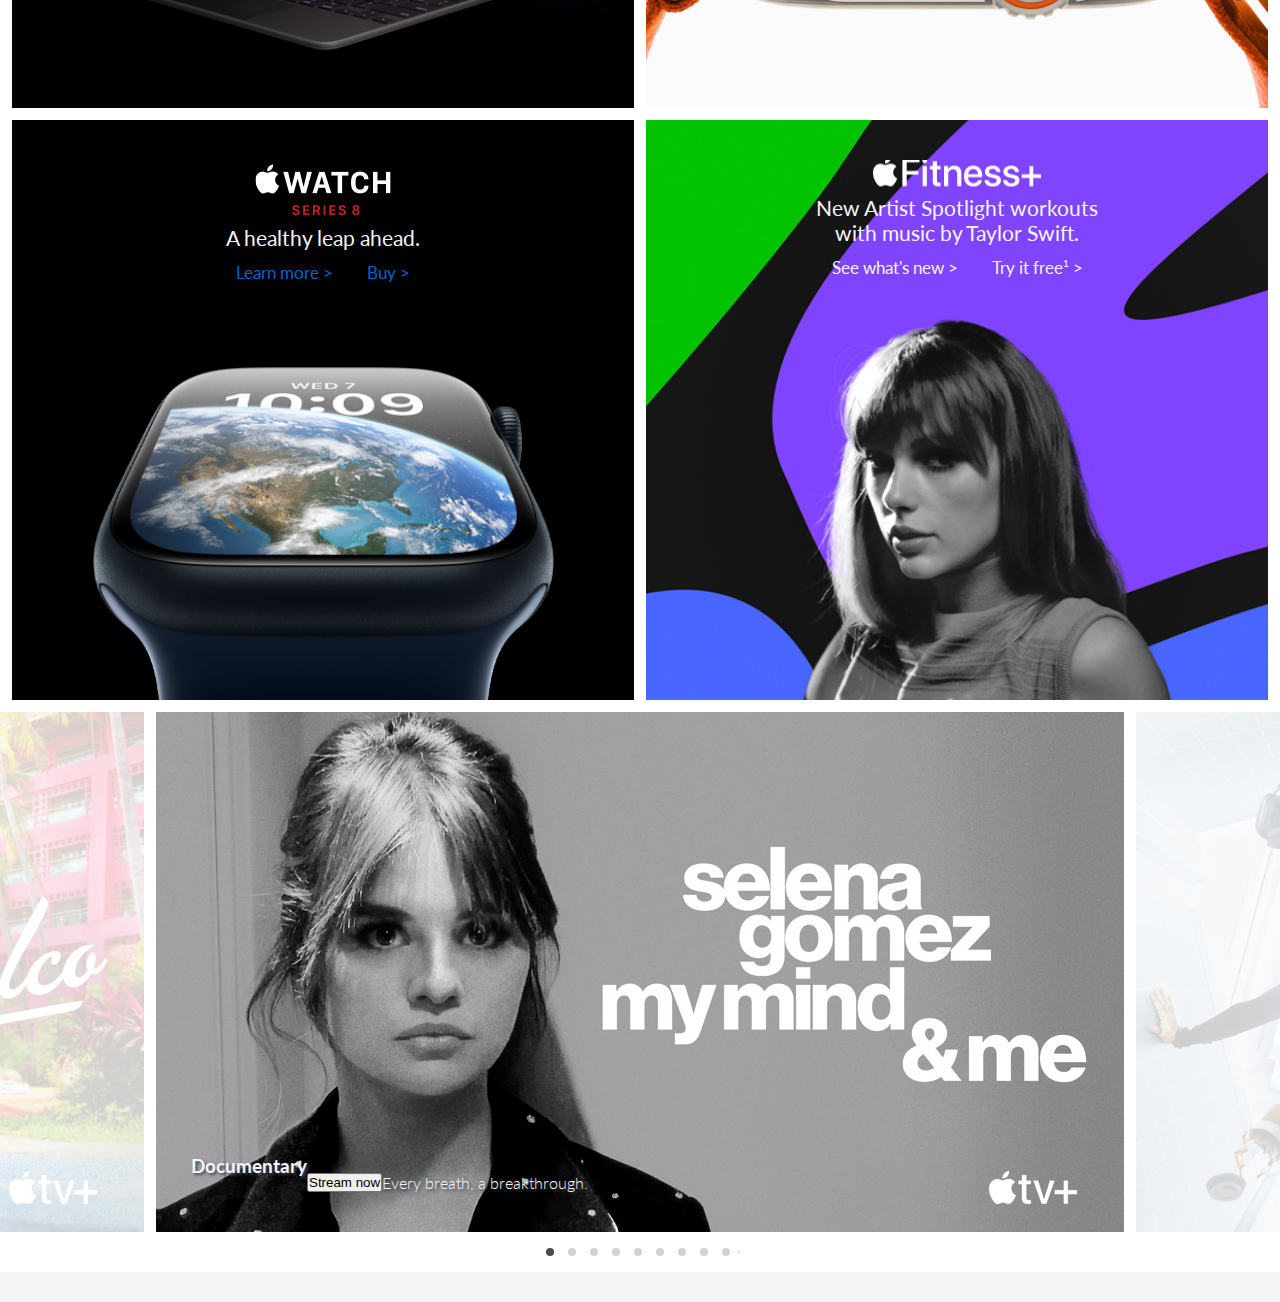
<file: backup.html>
<!DOCTYPE html>
<html lang="en">

<head>
    <meta charset="UTF-8">
    <meta http-equiv="X-UA-Compatible" content="IE=edge">
    <meta name="viewport" content="width=device-width, initial-scale=1.0">
    <meta name="description" content="Apple page clone, Author: Arkadius-WD">
    <title> Apple </title>
    <link rel="stylesheet" href="./css/style.css">
    <!-- <script src="./js/app.js" defer></script> -->
    <script src="./js/example.js" defer></script>
</head>

<body>

    <header class="header">
        <h1 class="visually-hidden">Apple</h1>
        <nav class="nav">
            <div class="nav-top">
                <div class="nav-top__container-one">
                    <div class="nav-top__input-search mobi-wrapper">
                        <label for="nav-top__input-form"></label>
                        <input type="text" class="nav-top__input-form" placeholder="Search apple.com">
                    </div>
                </div>
                <ul class="nav-top__container-two mobi-wrapper">
                    <li class="nav-top__item"><a href="#" class="nav-top__link">Store</a></li>
                    <li class="nav-top__item"><a href="#" class="nav-top__link">Mac</a></li>
                    <li class="nav-top__item"><a href="#" class="nav-top__link">iPad</a></li>
                    <li class="nav-top__item"><a href="#" class="nav-top__link">iPhone</a></li>
                    <li class="nav-top__item"><a href="#" class="nav-top__link">Watch</a></li>
                    <li class="nav-top__item"><a href="#" class="nav-top__link">Airpods</a></li>
                    <li class="nav-top__item"><a href="#" class="nav-top__link">TV & Home</a></li>
                    <li class="nav-top__item"><a href="#" class="nav-top__link">Only on Apple</a></li>
                    <li class="nav-top__item"><a href="#" class="nav-top__link">Accesories</a></li>
                    <li class="nav-top__item"><a href="#" class="nav-top__link">Support</a></li>
                </ul>
            </div>
            <div class="nav-bar wrapper">
                <div class="nav-bar__burger">
                    <div class="nav-bar__burger-bel nav-bar__burger-bel--up"></div>
                    <div class="nav-bar__burger-bel nav-bar__burger-bel--down"></div>
                </div>
                <a href="#" class="nav-bar__logo">
                    <img src="./img/nav/globalnav_apple_image__b5er5ngrzxqq_large.svg" alt="apple image">
                </a>
                <ul class="nav-bar__list">
                    <li class="nab-bar__list-item"><a href="#" class="nav-bar__list-link">Store</a></li>
                    <li class="nab-bar__list-item"><a href="#" class="nav-bar__list-link">Mac</a></li>
                    <li class="nab-bar__list-item"><a href="#" class="nav-bar__list-link">iPad</a></li>
                    <li class="nab-bar__list-item"><a href="#" class="nav-bar__list-link">iPhone</a></li>
                    <li class="nab-bar__list-item"><a href="#" class="nav-bar__list-link">Watch</a></li>
                    <li class="nab-bar__list-item"><a href="#" class="nav-bar__list-link">Airpods</a></li>
                    <li class="nab-bar__list-item"><a href="#" class="nav-bar__list-link">TV & Home</a></li>
                    <li class="nab-bar__list-item"><a href="#" class="nav-bar__list-link">Only on Apple</a></li>
                    <li class="nab-bar__list-item"><a href="#" class="nav-bar__list-link">Accesories</a></li>
                    <li class="nab-bar__list-item"><a href="#" class="nav-bar__list-link">Support</a></li>
                </ul>
                <a href="#" class="nav-bar__search">
                    <img src="./img/nav/globalnav_search_image__cbllq1gkias2_large.svg" alt="search image">
                </a>
                <a href="#" class="nav-bar__bag">
                    <img src="./img/nav/globalnav_bag_image__yzte50i47ciu_large.svg" alt="bag image">
                </a>
            </div>
        </nav>
    </header>

    <main class="main">

        <section class="heroes">
            <div class="iPad-hero">
                <div class="iPad-hero__picture hero-picture"></div>
                <div class="iPad-hero__text">
                    <h2 class="iPad-hero__text-title text-title">iPad</h2>
                    <h3 class="iPad-hero__text-content text-content">Lovable. Drawable. Magical.</h3>
                    <div class="iPad-hero__text-links">
                        <a href="#" class="text-link">Learn more <span> > </span> </a>
                        <a href="#" class="text-link">Buy <span> > </span> </a>
                    </div>
                </div>
            </div>

            <div class="iPhone-hero">
                <div class="iPhone-hero__picture hero-picture"></div>
                <div class="iPhone-hero__text">
                    <h2 class="iPhone-hero__text-title text-title">iPhone 14</h2>
                    <h3 class="iPhone-hero__text-content text-content">Big and bigger</h3>
                    <div class="iPhone-hero__text-links">
                        <a href="#" class="text-link">Learn more <span> > </span> </a>
                        <a href="#" class="text-link">Buy <span> > </span> </a>
                    </div>
                </div>
            </div>
            <div class="endframe-hero">
                <div class="endframe-hero__picture hero-picture"></div>
                <div class="endframe-hero__text">
                    <h2 class="endframe-hero__text-title text-title">Give WOW.</h2>
                    <h3 class="endframe-hero__text-content text-content">This holiday season, find the perfect gift for
                        everyone on your list. </h3>
                    <div class="endframe-hero__text-links">
                        <a href="#" class="text-link">Shop the gift guide <span> > </span> </a>
                    </div>
                </div>
            </div>
        </section>

        <section class="promos">
            <div class="iPhone-promo">
                <div class="iPhone-promo__picture promo-picture"></div>
                <div class="iPhone-promo__text promo-text">
                    <h2 class="iPhone-promo__text-title text-M-title text-white">iPhone 14 PRO</h2>
                    <h3 class="iPhone-promo__text-content text-M-content text-white">Pro.Beyond</h3>
                    <div class="iPhone-promo__text-links">
                        <a href="#" class="text-M-link">Learn more <span> > </span> </a>
                        <a href="#" class="text-M-link">Buy <span> > </span> </a>
                    </div>
                </div>
            </div>
            <div class="tv-promo">
                <div class="tv-promo__picture promo-picture"></div>
                <div class="tv-promo__text promo-text">
                    <h2 class="tv-promo__text-title text-M-title promo-text-logo"></h2>
                    <h3 class="tv-promo__text-content text-M-content">The Apple experience. Cinematic in every sense.
                    </h3>
                    <div class="tv-promo__text-links">
                        <a href="#" class="text-M-link">Learn more <span> > </span> </a>
                        <a href="#" class="text-M-link">Buy <span> > </span> </a>
                    </div>
                </div>
            </div>
            <div class="iPad-promo">
                <div class="iPad-promo__picture promo-picture"></div>
                <div class="iPad-promo__text promo-text">
                    <h2 class="iPad-promo__text-title text-M-title text-white">iPad Pro</h2>
                    <h3 class="iPad-promo__text-content text-M-content text-white">Supercharged by
                    </h3>
                    <div class="iPad-promo__text-links">
                        <a href="#" class="text-M-link">Learn more <span> > </span> </a>
                        <a href="#" class="text-M-link">Buy <span> > </span> </a>
                    </div>
                </div>
            </div>
            <div class="watchU-promo">
                <div class="watchU-promo__picture promo-picture"></div>
                <div class="watchU-promo__text promo-text">
                    <h2 class="watchU-promo__text-title text-M-title promo-text-logo"></h2>
                    <h3 class="watchU-promo__text-content text-M-content">Adventure awaits
                    </h3>
                    <div class="watchU-promo__text-links">
                        <a href="#" class="text-M-link">Learn more <span> > </span> </a>
                        <a href="#" class="text-M-link">Buy <span> > </span> </a>
                    </div>
                </div>
            </div>
            <div class="watch8-promo">
                <div class="watch8-promo__picture promo-picture"></div>
                <div class="watch8-promo__text promo-text">
                    <h2 class="watch8-promo__text-title text-M-title text-white promo-text-logo"></h2>
                    <h3 class="watch8-promo__text-content text-M-content text-white">A healthy leap ahead.
                    </h3>
                    <div class="watch8-promo__text-links">
                        <a href="#" class="text-M-link">Learn more <span> > </span> </a>
                        <a href="#" class="text-M-link">Buy <span> > </span> </a>
                    </div>
                </div>
            </div>
            <div class="fit-promo">
                <div class="fit-promo__picture promo-picture"></div>
                <div class="fit-promo__text promo-text">
                    <h2 class="fit-promo__text-title text-M-title text-white promo-text-logo"></h2>
                    <h3 class="fit-promo__text-content text-M-content text-white">New Artist Spotlight workouts with
                        music by
                        Taylor Swift.
                    </h3>
                    <div class="fit-promo__text-links">
                        <a href="#" class="text-M-link text-white">See what's new <span> > </span> </a>
                        <a href="#" class="text-M-link text-white">Try it free<sup>1</sup><span> > </span> </a>
                    </div>
                </div>
            </div>
        </section>

        <section class="slider">

            <div class="slider__track-container">

                <ul class="slider__slides">
                    <li class="slider__slide slider__slide--1"><a href="#"
                            class="slider__slide-link slider__slide-link--1">
                            <div class="slider__slide-info-top">
                                <div class="slider__slide-info-top-icon"></div>
                                <div class="slider__slide-info-top-title"></div>
                            </div>
                            <div class="slider__slide-info-bottom">
                                <h4>Documentary</h4>
                                <p>Every breath, a breakthrough.</p>
                                <button>Stream now</button>
                            </div>
                        </a></li>
                    <li class="slider__slide slider__slide--2"><a href="#"
                            class="slider__slide-link slider__slide-link--2">
                            <div class="slider__slide-info-top">
                                <div class="slider__slide-info-top-icon"></div>
                                <div class="slider__slide-info-top-title"></div>
                            </div>
                            <div class="slider__slide-info-bottom">
                                <h4>Comedy</h4>
                                <p>New season.</p>
                                <button>Stream now</button>
                            </div>
                        </a></li>
                    <li class="slider__slide slider__slide--3"><a href="#"
                            class="slider__slide-link slider__slide-link--3">
                            <div class="slider__slide-info-top">
                                <div class="slider__slide-info-top-icon"></div>
                                <div class="slider__slide-info-top-title"></div>
                            </div>
                            <div class="slider__slide-info-bottom">
                                <h4>Comedy</h4>
                                <p>4 Emmy® wins including Outstanding Comedy.</p>
                                <button>Stream now</button>
                            </div>
                        </a></li>
                    <li class="slider__slide slider__slide--4"><a href="#"
                            class="slider__slide-link slider__slide-link--4">
                            <div class="slider__slide-info-top">
                                <div class="slider__slide-info-top-icon"></div>
                                <div class="slider__slide-info-top-title"></div>
                            </div>
                            <div class="slider__slide-info-bottom">
                                <h4>Drama</h4>
                                <p>The epic series comes to an end.</p>
                                <button>Stream now</button>
                            </div>
                        </a></li>
                    <li class="slider__slide slider__slide--5"><a href="#"
                            class="slider__slide-link slider__slide-link--5">
                            <div class="slider__slide-info-top">
                                <div class="slider__slide-info-top-icon"></div>
                                <div class="slider__slide-info-top-title"></div>
                            </div>
                            <div class="slider__slide-info-bottom">
                                <h4>Drama</h4>
                                <p>Begin again.</p>
                                <button>Stream now</button>
                            </div>
                        </a></li>
                    <li class="slider__slide slider__slide--6"><a href="#"
                            class="slider__slide-link slider__slide-link--6">
                            <div class="slider__slide-info-top">
                                <div class="slider__slide-info-top-icon"></div>
                                <div class="slider__slide-info-top-title"></div>
                            </div>
                            <div class="slider__slide-info-bottom">
                                <h4>Drama</h4>
                                <p>Welcome to Bombay.</p>
                                <button>Stream now</button>
                            </div>
                        </a></li>
                    <li class="slider__slide slider__slide--7"><a href="#"
                            class="slider__slide-link slider__slide-link--7">
                            <div class="slider__slide-info-top">
                                <div class="slider__slide-info-top-icon"></div>
                                <div class="slider__slide-info-top-title"></div>
                            </div>
                            <div class="slider__slide-info-bottom">
                                <h4>Drama</h4>
                                <p>Control is an illusion</p>
                                <button>Stream now</button>
                            </div>
                        </a></li>
                    <li class="slider__slide slider__slide--8"><a href="#"
                            class="slider__slide-link slider__slide-link--8">
                            <div class="slider__slide-info-top">
                                <div class="slider__slide-info-top-icon"></div>
                                <div class="slider__slide-info-top-title"></div>
                            </div>
                            <div class="slider__slide-info-bottom">
                                <h4>Thriller</h4>
                                <p>We’re all different people at work.</p>
                                <button>Stream now</button>
                            </div>
                        </a></li>
                    <li class="slider__slide slider__slide--9"><a href="#"
                            class="slider__slide-link slider__slide-link--9">
                            <div class="slider__slide-info-top">
                                <div class="slider__slide-info-top-icon"></div>
                                <div class="slider__slide-info-top-title"></div>
                            </div>
                            <div class="slider__slide-info-bottom">
                                <h4>Holiday</h4>
                                <p>Happiness is togetherness.</p>
                                <button>Stream now</button>
                            </div>
                        </a></li>
                </ul>

                <div class="slider__previous">
                    <button class="slider__button slider__button--left">
                    </button>
                </div>

                <div class="slider__next">
                    <button class="slider__button slider__button--right">
                    </button>
                </div>
            </div>

            <div class="slider__nav">
                <div class="slider__nav-dots-contaner">
                </div>
                <button class="slider__autoplay"></button>
            </div>

            <h4 class="visually-hidden">Apple TV+</h4>

        </section>
    </main>


    <footer class="footer">
        <div class="footer__foot-notes"></div>
    </footer>

</body>

</html>
</file>
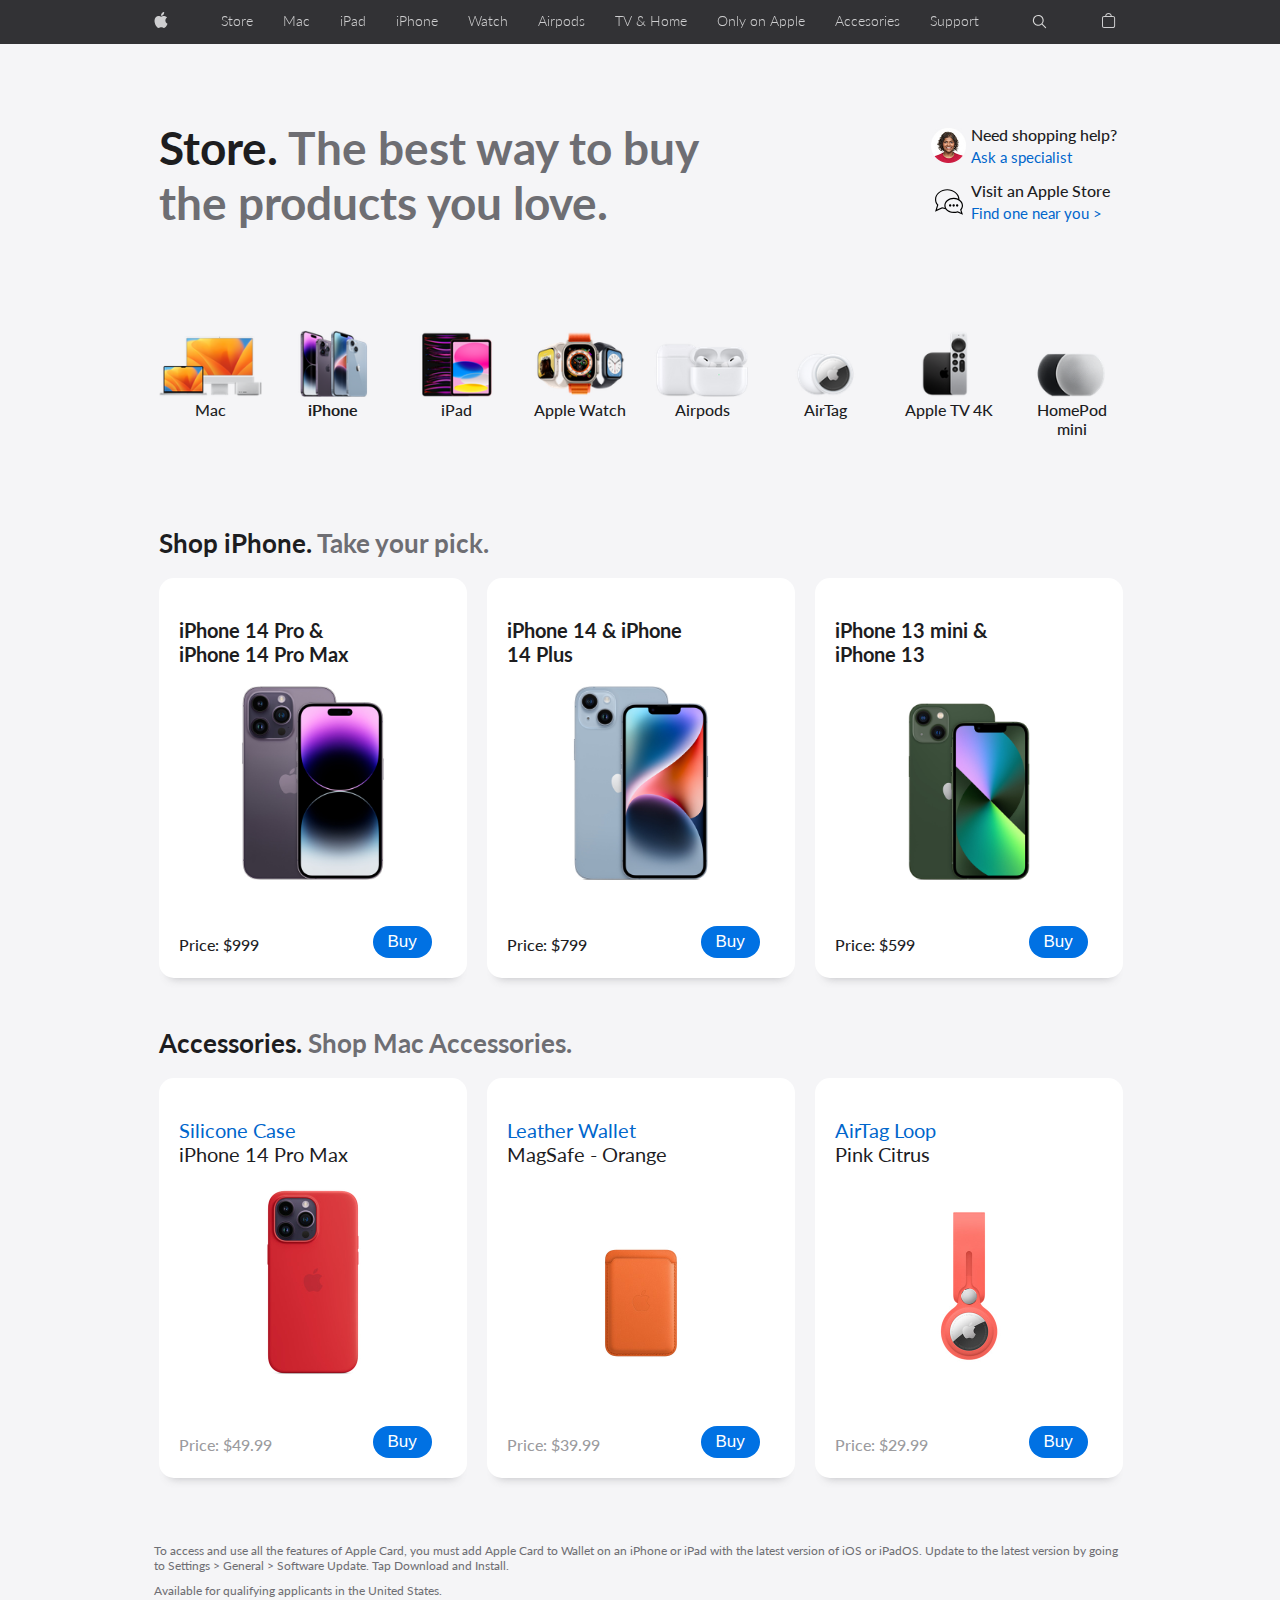
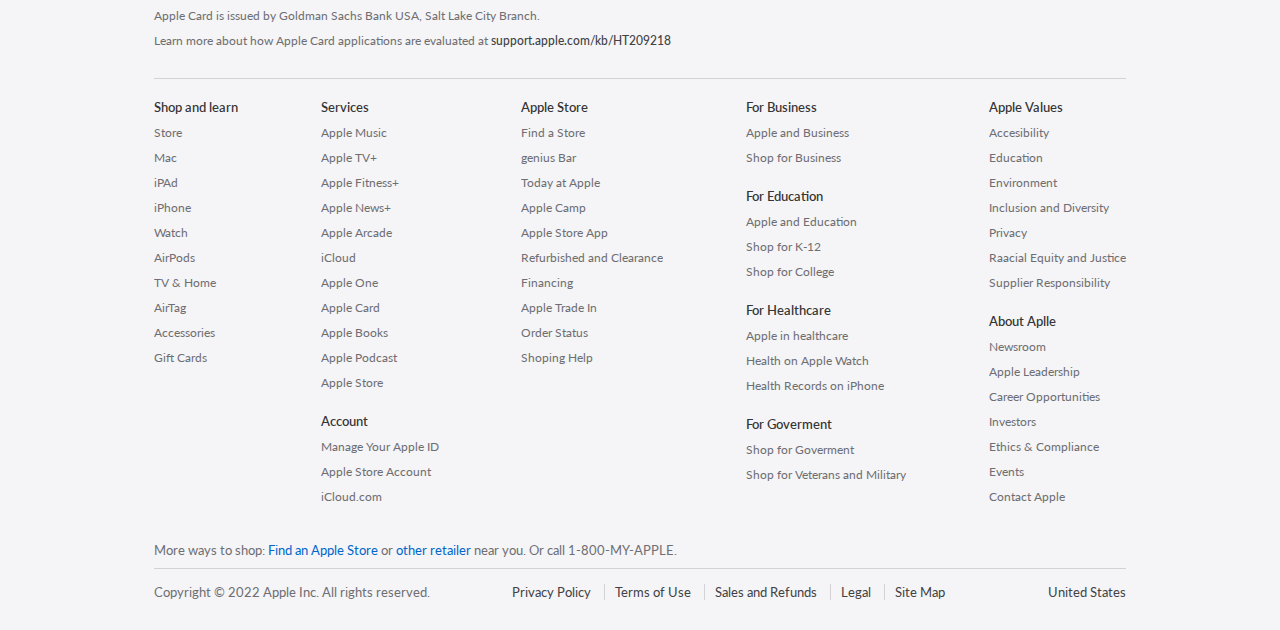
<file: store copy.html>
<!DOCTYPE html>
<html lang="en">

<head>
    <meta charset="UTF-8">
    <meta http-equiv="X-UA-Compatible" content="IE=edge">
    <meta name="viewport" content="width=device-width, initial-scale=1.0">
    <meta name="description" content="Apple page clone, Author: Arkadius-WD">
    <title> Apple </title>
    <link rel="shortcut icon" href="#" />
    <link rel="stylesheet" href="./css/style.css">
    <script type="module" src="./js/app2.js" defer></script>
</head>

<body>

    <header class="header">
        <h1 class="visually-hidden">Apple</h1>
        <nav class="nav">
            <div class="nav-top">
                <div class="nav-top__container-one">
                    <div class="nav-top__input-search mobi-wrapper">
                        <label for="nav-top__input-form"></label>
                        <input type="text" class="nav-top__input-form" placeholder="Search apple.com">
                    </div>
                </div>
                <ul class="nav-top__container-two mobi-wrapper">
                    <li class="nav-top__item"><a href="./store.html" class="nav-top__link">Store</a></li>
                    <li class="nav-top__item"><a href="./store.html" class="nav-top__link">Mac</a></li>
                    <li class="nav-top__item"><a href="./store.html" class="nav-top__link">iPad</a></li>
                    <li class="nav-top__item"><a href="./store.html" class="nav-top__link">iPhone</a></li>
                    <li class="nav-top__item"><a href="./store.html" class="nav-top__link">Watch</a></li>
                    <li class="nav-top__item"><a href="./store.html" class="nav-top__link">Airpods</a></li>
                    <li class="nav-top__item"><a href="./store.html" class="nav-top__link">TV & Home</a></li>
                    <li class="nav-top__item"><a href="./store.html" class="nav-top__link">Only on Apple</a></li>
                    <li class="nav-top__item"><a href="./store.html" class="nav-top__link">Accesories</a></li>
                    <li class="nav-top__item"><a href="./store.html" class="nav-top__link">Support</a></li>
                </ul>
            </div>
            <div class="nav-bar wrapper">
                <div class="nav-bar__burger">
                    <div class="nav-bar__burger-bel nav-bar__burger-bel--up"></div>
                    <div class="nav-bar__burger-bel nav-bar__burger-bel--down"></div>
                </div>
                <a href="./index.html" class="nav-bar__logo">
                    <img src="./img/nav/globalnav_apple_image__b5er5ngrzxqq_large.svg" alt="logo apple image">
                </a>
                <ul class="nav-bar__list">
                    <li class="nab-bar__list-item"><a href="./store.html" class="nav-bar__list-link">Store</a></li>
                    <li class="nab-bar__list-item"><a href="./store.html" class="nav-bar__list-link">Mac</a></li>
                    <li class="nab-bar__list-item"><a href="./store.html" class="nav-bar__list-link">iPad</a></li>
                    <li class="nab-bar__list-item"><a href="./store.html" class="nav-bar__list-link">iPhone</a></li>
                    <li class="nab-bar__list-item"><a href="./store.html" class="nav-bar__list-link">Watch</a></li>
                    <li class="nab-bar__list-item"><a href="./store.html" class="nav-bar__list-link">Airpods</a></li>
                    <li class="nab-bar__list-item"><a href="./store.html" class="nav-bar__list-link">TV & Home</a></li>
                    <li class="nab-bar__list-item"><a href="./store.html" class="nav-bar__list-link">Only on Apple</a>
                    </li>
                    <li class="nab-bar__list-item"><a href="./store.html" class="nav-bar__list-link">Accesories</a></li>
                    <li class="nab-bar__list-item"><a href="./store.html" class="nav-bar__list-link">Support</a></li>
                </ul>
                <div class="nav-bar__input-search">
                    <label for="nav-bar__input-form"></label>
                    <input type="text" class="nav-bar__input-form" placeholder="Search apple.com">
                    <div class="nav-bar__input-close">
                        <img src="./img/nav/globalnav_search_close.svg" alt="close search button">
                    </div>
                </div>
                <a href="#" class="nav-bar__search">
                    <img src="./img/nav/globalnav_search_image__cbllq1gkias2_large.svg" alt="icon search image">
                </a>
                <div href="" class="nav-bar__bag">
                    <img src="./img/nav/globalnav_bag_image__yzte50i47ciu_large.svg" alt="icon bag image">
                    <div class="nav-bar__bag-amount">0</div>
                </div>
                <div class="bag-cart">
                    <div class="bag-cart__title">
                        <h2>Shopping bag</h2>
                        <button class="bag-cart__close">
                            <img src="./img/nav/close.png" alt="button close">
                        </button>
                    </div>
                    <p class="bag-cart__info">Your bag is empty.</p>
                    <div class="bag-cart__content">
                        <div class="bag-cart__item">
                            <img src="./img/store/iPhone section/iphone-card-40-iphone14-202209.jpeg" alt="product">
                            <div class="bag-cart__text">
                                <h4>iPhone</h4>
                                <h5>$199</h5>
                            </div>
                            <div class="bag-cart__menu">
                                <div class="bag-cart__menu-up">
                                    <img src="./img/buttons/iconmonstr-angel-up-thin.svg" alt="up arrow">
                                </div>
                                <p class="bag-cart__menu-amount">1</p>
                                <div class="bag-cart__menu-down">
                                    <img src="./img/buttons/iconmonstr-angel-down-thin.svg" alt="down arrow">
                                </div>
                            </div>
                            <div class="bag-cart__trash">
                                <img src="./img/buttons/iconmonstr-trash-can-thin.svg" alt="">
                            </div>
                        </div>
                        <div class="bag-cart__item">
                            <img src="./img/store/iPhone section/iphone-card-40-iphone14-202209.jpeg" alt="product">
                            <div class="bag-cart__text">
                                <h4>iPhone</h4>
                                <h5>$199</h5>
                            </div>
                            <div class="bag-cart__menu">
                                <div class="bag-cart__menu-up">
                                    <img src="./img/buttons/iconmonstr-angel-up-thin.svg" alt="up arrow">
                                </div>
                                <p class="bag-cart__menu-amount">1</p>
                                <div class="bag-cart__menu-down">
                                    <img src="./img/buttons/iconmonstr-angel-down-thin.svg" alt="down arrow">
                                </div>
                            </div>
                            <div class="bag-cart__trash">
                                <img src="./img/buttons/iconmonstr-trash-can-thin.svg" alt="">
                            </div>
                        </div>
                        <div class="bag-cart__item">
                            <img src="./img/store/iPhone section/iphone-card-40-iphone14-202209.jpeg" alt="product">
                            <div class="bag-cart__text">
                                <h4>iPhone</h4>
                                <h5>$199</h5>
                            </div>
                            <div class="bag-cart__menu">
                                <div class="bag-cart__menu-up">
                                    <img src="./img/buttons/iconmonstr-angel-up-thin.svg" alt="up arrow">
                                </div>
                                <p class="bag-cart__menu-amount">1</p>
                                <div class="bag-cart__menu-down">
                                    <img src="./img/buttons/iconmonstr-angel-down-thin.svg" alt="down arrow">
                                </div>
                            </div>
                            <div class="bag-cart__trash">
                                <img src="./img/buttons/iconmonstr-trash-can-thin.svg" alt="">
                            </div>
                        </div>
                    </div>
                    <div class="bag-cart__footer">
                        <h3>Your total : $ <span class="bag-cart__total">0</span></h3>
                        <button class="bag-cart__clear-btn">Clear cart</button>
                    </div>
                </div>
            </div>
        </nav>
    </header>

    <main class="main-store">

        <section class="head-store wrapper">
            <div class="head-store__title">
                <h2><span>Store.</span> The best way to buy the products you love.</h2>
            </div>
            <div class="head-store__help">
                <div class="head-store__help-up">
                    <h4>Need shopping help?</h4>
                    <a>Ask a specialist</a>
                </div>
                <div class="head-store__help-down">
                    <h4>Visit an Apple Store</h4>
                    <a>Find one near you ></a>
                </div>
            </div>
        </section>

        <section class="carousel-store wrapper">
            <div class="carousel-store__previous">
                <button class="carousel-store__button carousel-store__button--left" role="button"
                    aria-label="carousel-button">
                </button>
            </div>
            <div class="carousel-store__next">
                <button class="carousel-store__button carousel-store__button--right" role="button"
                    aria-label="carousel-button">
                </button>
            </div>
            <ul class="carousel-store__container">
                <li class="carousel-store__card" data-id='1'>
                    <img src="./img/store/carousel/mac-mini.png" alt="Mac">
                    <h4>Mac</h4>
                </li>
                <li class="carousel-store__card" data-id='2'>
                    <img src="./img/store/carousel/iPhone-mini.png" alt="iPhone">
                    <h4><strong>iPhone</strong></h4>
                </li>
                <li class="carousel-store__card" data-id='3'>
                    <img src="./img/store/carousel/iPad-mini.png" alt="iPad">
                    <h4>iPad</h4>
                </li>
                <li class="carousel-store__card" data-id='4'>
                    <img src="./img/store/carousel/watch-mini.png" alt="Apple Watch">
                    <h4>Apple Watch</h4>
                </li>
                <li class="carousel-store__card" data-id='5'>
                    <img src="./img/store/carousel/airPods-mini.png" alt="Airpods">
                    <h4>Airpods</h4>
                </li>
                <li class="carousel-store__card" data-id='6'>
                    <img src="./img/store/carousel/airTag-mini.png" alt="AirTag">
                    <h4>AirTag</h4>
                </li>
                <li class="carousel-store__card" data-id='7'>
                    <img src="./img/store/carousel/tv4K-mini.png" alt="Apple TV 4K">
                    <h4>Apple TV 4K</h4>
                </li>
                <li class="carousel-store__card" data-id='8'>
                    <img src="./img/store/carousel/homePod-mini.png" alt="HomePod mini">
                    <h4>HomePod mini</h4>
                </li>
                <li class="carousel-store__card" data-id='9'>
                    <img src="./img/store/carousel/accessories-mini.png" alt="Accessories">
                    <h4>Accessories</h4>
                </li>
                <li class="carousel-store__card" data-id='9'>
                    <img src="./img/store/carousel/giftCard-mini.png" alt="Apple Gift Card">
                    <h4>Apple Gift Card</h4>
                </li>
            </ul>
        </section>

        <section class="products">
            <div class="iPhone-store wrapper">
                <div class="iPhone-store__devices">
                    <div class="iPhone-store__title">
                        <h3><span>Shop iPhone. </span>Take your pick.</h3>
                    </div>
                    <ul class="iPhone-store__devices-cards">
                        <li class="iPhone-store__devices-card" data-id="1">
                            <div class="iPhone-store__devices-card-title">
                                <h3>iPhone 14 Pro & iPhone 14 Pro Max</h3>
                            </div>
                            <div class="iPhone-store__devices-card-img">
                                <img src="./img/store/iPhone section/iphone-card-40-iphone14pro-202209.jpeg"
                                    alt="iPhone 14 Pro">
                            </div>
                            <div class="iPhone-store__devices-card-dots">
                            </div>
                            <div class="iPhone-store__devices-card-text">
                                <h4>Price: $999</h4>
                            </div>
                            <button class="iPhone-store__devices-card-button">Buy</button>
                        </li>
                        <li class="iPhone-store__devices-card" data-id="2">
                            <div class="iPhone-store__devices-card-title">
                                <h3>iPhone 14 & iPhone 14 Plus</h3>
                            </div>
                            <div class="iPhone-store__devices-card-img">
                                <img src="./img/store/iPhone section/iphone-card-40-iphone14-202209.jpeg"
                                    alt="iPhone 14">
                            </div>
                            <div class="iPhone-store__devices-card-dots">
                            </div>
                            <div class="iPhone-store__devices-card-text">
                                <h4>Price: $799</h4>
                            </div>
                            <button class="iPhone-store__devices-card-button">Buy</button>
                        </li>
                        <li class="iPhone-store__devices-card" data-id="3">
                            <div class="iPhone-store__devices-card-title">
                                <h3>iPhone 13 mini & iPhone 13</h3>
                            </div>
                            <div class="iPhone-store__devices-card-img">
                                <img src="./img/store/iPhone section/iphone-card-40-iphone13-202209.jpeg" alt="">
                            </div>
                            <div class="iPhone-store__devices-card-dots">
                            </div>
                            <div class="iPhone-store__devices-card-text">
                                <h4>Price: $599</h4>
                            </div>
                            <button class="iPhone-store__devices-card-button">Buy</button>
                        </li>
                        <li class="iPhone-store__devices-card" data-id="4">
                            <div class="iPhone-store__devices-card-title">
                                <h3>iPhone SE</h3><br>
                            </div>
                            <div class="iPhone-store__devices-card-img">
                                <img src="./img/store/iPhone section/iphone-card-40-iphonese-202203.jpeg" alt="">
                            </div>
                            <div class="iPhone-store__devices-card-dots">
                            </div>
                            <div class="iPhone-store__devices-card-text">
                                <h4>Price: $429</h4>
                            </div>
                            <button class="iPhone-store__devices-card-button">Buy</button>
                        </li>
                        <li class="iPhone-store__devices-card" data-id="5">
                            <div class="iPhone-store__devices-card-title">
                                <h3>iPhone 12</h3><br>
                            </div>
                            <div class="iPhone-store__devices-card-img">
                                <img src="./img/store/iPhone section/iphone-card-40-iphone12-202209.jpeg"
                                    alt="iPhone12">
                            </div>
                            <div class="iPhone-store__devices-card-dots">
                            </div>
                            <div class="iPhone-store__devices-card-text">
                                <h4>Price: $599</h4>
                            </div>
                            <button class="iPhone-store__devices-card-button">Buy</button>
                        </li>
                    </ul>
                </div>
                <div class="iPhone-store__previous">
                    <button class="iPhone-store__button iPhone-store__button--left" role="button"
                        aria-label="iPhone-button">
                    </button>
                </div>
                <div class="iPhone-store__next">
                    <button class="iPhone-store__button iPhone-store__button--right" role="button"
                        aria-label="iPhone-button">
                    </button>
                </div>
            </div>
            <div class="acc-store wrapper">
                <div class="acc-store__accessories">
                    <div class="acc-store__accessories-title">
                        <h3><span>Accessories. </span> Shop Mac Accessories.
                        </h3>
                    </div>
                    <ul class="acc-store__accessories-cards">
                        <li class="acc-store__accessories-card" data-id="6">
                            <div class="acc-store__accessories-card-title">
                                <h3><span>Silicone Case</span> iPhone 14 Pro Max</h3>
                            </div>
                            <div class="acc-store__accessories-card-img">
                                <img src="./img/store/iPhone section/MPTR3.jpeg" alt="Silicon Case iPhone 14 Pro">
                            </div>
                            <div class="acc-store__accessories-card-dots">
                            </div>
                            <div class="acc-store__accessories-card-text">
                                <h4>Price: $49.99</h4>
                            </div>
                            <button class="acc-store__accessories-card-button">Buy</button>
                        </li>
                        <li class="acc-store__accessories-card" data-id="7">
                            <div class="acc-store__accessories-card-title">
                                <h3><span>Leather Wallet</span> MagSafe - Orange</h3>
                            </div>
                            <div class="acc-store__accessories-card-img">
                                <img src="./img/store/iPhone section/MPPY3.jpeg" alt="Leather Wallet">
                            </div>
                            <div class="acc-store__accessories-card-dots">
                            </div>
                            <div class="acc-store__accessories-card-text">
                                <h4>Price: $39.99</h4>
                            </div>
                            <button class="iPhone-store__accessories-card-button">Buy</button>
                        </li>
                        <li class="acc-store__accessories-card" data-id="8">
                            <div class="acc-store__accessories-card-title">
                                <h3><span>AirTag Loop</span><br> Pink Citrus</h3>
                            </div>
                            <div class="acc-store__accessories-card-img">
                                <img src="./img/store/iPhone section/MLYY3.jpeg" alt="Silicon Case iPhone 14 Pro">
                            </div>
                            <div class="acc-store__accessories-card-dots">
                            </div>
                            <div class="acc-store__accessories-card-text">
                                <h4>Price: $29.99</h4>
                            </div>
                            <button class="acc-store__accessories-card-button">Buy</button>
                        </li>
                        <li class="acc-store__accessories-card" data-id="9">
                            <div class="acc-store__accessories-card-title">
                                <h3><span>OtterBox Figura</span> Case for AirTag</h3>
                            </div>
                            <div class="acc-store__accessories-card-img">
                                <img src="./img/store/iPhone section/HQ0K2.jpeg" alt="Silicon Case iPhone 14 Pro">
                            </div>
                            <div class="acc-store__accessories-card-dots">
                            </div>
                            <div class="acc-store__accessories-card-text">
                                <h4>Price: $19.99</h4>
                            </div>
                            <button class="acc-store__accessories-card-button">Buy</button>
                        </li>
                        <li class="acc-store__accessories-card" data-id="10">
                            <div class="acc-store__accessories-card-title">
                                <h3><br> AirPods</h3>
                            </div>
                            <div class="acc-store__accessories-card-img">
                                <img src="./img/store/iPhone section/MV7N2.jpeg" alt="AirPods">
                            </div>
                            <div class="acc-store__accessories-card-dots">
                            </div>
                            <div class="acc-store__accessories-card-text">
                                <h4>Price: $129</h4>
                            </div>
                            <button class="acc-store__accessories-card-button">Buy</button>
                        </li>
                    </ul>
                </div>
                <div class="acc-store__previous">
                    <button class="acc-store__button acc-store__button--left" role="button" aria-label="button">
                    </button>
                </div>
                <div class="acc-store__next">
                    <button class="acc-store__button acc-store__button--right" role="button" aria-label="button">
                    </button>
                </div>
            </div>
        </section>

        <section class="state-store">
        </section>

    </main>

    <footer class="footer wrapper">
        <section class="footer__notes">
            <ul>
                <li>
                    To access and use all the features of Apple Card, you must add Apple Card to Wallet on an iPhone or
                    iPad with the latest version of iOS or iPadOS. Update to the latest version by going to Settings >
                    General > Software Update. Tap Download and Install.
                </li>

                <li><span>Available for qualifying applicants in the United&nbsp;States.</span></li>
                <li><span>Apple&nbsp;Card is issued by Goldman Sachs Bank USA, Salt Lake City Branch.</span></li>
                <li>
                    Learn more about how Apple&nbsp;Card applications are evaluated at <a
                        href="https://support.apple.com/kb/HT209218">support.apple.com/kb/HT209218</a>
                </li>
            </ul>
        </section>
        <nav class="footer__nav">
            <div class="footer__nav-column">
                <div class="footer__nav-column-section">
                    <h3 class="footer__nav-column-section-title">Shop and learn</h3>
                    <i class="footer__nav-column-section-icon">+</i>
                    <div class="footer__nav-column-section-disp">
                        <ul class="footer__nav-column-section-list">
                            <li class="footer__nav-column-section-item"><a class="footer__nav-column-section-link"
                                    href="./store.html"></a>Store</li>
                            <li class="footer__nav-column-section-item"><a class="footer__nav-column-section-link"
                                    href="./store.html"></a>Mac</li>
                            <li class="footer__nav-column-section-item"><a class="footer__nav-column-section-link"
                                    href="./store.html"></a>iPAd</li>
                            <li class="footer__nav-column-section-item"><a class="footer__nav-column-section-link"
                                    href="./store.html"></a>iPhone</li>
                            <li class="footer__nav-column-section-item"><a class="footer__nav-column-section-link"
                                    href="./store.html"></a>Watch</li>
                            <li class="footer__nav-column-section-item"><a class="footer__nav-column-section-link"
                                    href="./store.html"></a>AirPods</li>
                            <li class="footer__nav-column-section-item"><a class="footer__nav-column-section-link"
                                    href="./store.html"></a>TV & Home</li>
                            <li class="footer__nav-column-section-item"><a class="footer__nav-column-section-link"
                                    href="./store.html"></a>AirTag</li>
                            <li class="footer__nav-column-section-item"><a class="footer__nav-column-section-link"
                                    href="./store.htmls"></a>Accessories</li>
                            <li class="footer__nav-column-section-item"><a class="footer__nav-column-section-link"
                                    href="./store.html"></a>Gift Cards</li>
                        </ul>
                    </div>
                </div>
            </div>
            <div class="footer__nav-column">
                <div class="footer__nav-column-section">
                    <h3 class="footer__nav-column-section-title">Services</h3>
                    <i class="footer__nav-column-section-icon">+</i>
                    <div class="footer__nav-column-section-disp">
                        <ul class="footer__nav-column-section-list">
                            <li class="footer__nav-column-section-item"><a class="footer__nav-column-section-link"
                                    href=""></a>Apple Music</li>
                            <li class="footer__nav-column-section-item"><a class="footer__nav-column-section-link"
                                    href=""></a>Apple TV+</li>
                            <li class="footer__nav-column-section-item"><a class="footer__nav-column-section-link"
                                    href=""></a>Apple Fitness+</li>
                            <li class="footer__nav-column-section-item"><a class="footer__nav-column-section-link"
                                    href=""></a>Apple News+</li>
                            <li class="footer__nav-column-section-item"><a class="footer__nav-column-section-link"
                                    href=""></a>Apple Arcade</li>
                            <li class="footer__nav-column-section-item"><a class="footer__nav-column-section-link"
                                    href=""></a>iCloud</li>
                            <li class="footer__nav-column-section-item"><a class="footer__nav-column-section-link"
                                    href=""></a>Apple One</li>
                            <li class="footer__nav-column-section-item"><a class="footer__nav-column-section-link"
                                    href=""></a>Apple Card</li>
                            <li class="footer__nav-column-section-item"><a class="footer__nav-column-section-link"
                                    href=""></a>Apple Books</li>
                            <li class="footer__nav-column-section-item"><a class="footer__nav-column-section-link"
                                    href=""></a>Apple Podcast</li>
                            <li class="footer__nav-column-section-item"><a class="footer__nav-column-section-link"
                                    href=""></a>Apple Store</li>
                        </ul>
                    </div>
                </div>
                <div class="footer__nav-column-section">
                    <h3 class="footer__nav-column-section-title">Account</h3>
                    <i class="footer__nav-column-section-icon">+</i>
                    <div class="footer__nav-column-section-disp">
                        <ul class="footer__nav-column-section-list">
                            <li class="footer__nav-column-section-item"><a class="footer__nav-column-section-link"
                                    href=""></a>Manage Your Apple ID</li>
                            <li class="footer__nav-column-section-item"><a class="footer__nav-column-section-link"
                                    href=""></a>Apple Store Account</li>
                            <li class="footer__nav-column-section-item"><a class="footer__nav-column-section-link"
                                    href=""></a>iCloud.com</li>
                        </ul>
                    </div>
                </div>
            </div>
            <div class="footer__nav-column">
                <div class="footer__nav-column-section">
                    <h3 class="footer__nav-column-section-title">Apple Store</h3>
                    <i class="footer__nav-column-section-icon">+</i>
                    <div class="footer__nav-column-section-disp">
                        <ul class="footer__nav-column-section-list">
                            <li class="footer__nav-column-section-item"><a class="footer__nav-column-section-link"
                                    href=""></a>Find a Store</li>
                            <li class="footer__nav-column-section-item"><a class="footer__nav-column-section-link"
                                    href=""></a>genius Bar</li>
                            <li class="footer__nav-column-section-item"><a class="footer__nav-column-section-link"
                                    href=""></a>Today at Apple</li>
                            <li class="footer__nav-column-section-item"><a class="footer__nav-column-section-link"
                                    href=""></a>Apple Camp</li>
                            <li class="footer__nav-column-section-item"><a class="footer__nav-column-section-link"
                                    href=""></a>Apple Store App
                            </li>
                            <li class="footer__nav-column-section-item"><a class="footer__nav-column-section-link"
                                    href=""></a>Refurbished and
                                Clearance</li>
                            <li class="footer__nav-column-section-item"><a class="footer__nav-column-section-link"
                                    href=""></a>Financing</li>
                            <li class="footer__nav-column-section-item"><a class="footer__nav-column-section-link"
                                    href=""></a>Apple Trade In</li>
                            <li class="footer__nav-column-section-item"><a class="footer__nav-column-section-link"
                                    href=""></a>Order Status</li>
                            <li class="footer__nav-column-section-item"><a class="footer__nav-column-section-link"
                                    href=""></a>Shoping Help</li>
                        </ul>
                    </div>
                </div>
            </div>
            <div class="footer__nav-column">
                <div class="footer__nav-column-section">
                    <h3 class="footer__nav-column-section-title">For Business</h3>
                    <i class="footer__nav-column-section-icon">+</i>
                    <div class="footer__nav-column-section-disp">
                        <ul class="footer__nav-column-section-list">
                            <li class="footer__nav-column-section-item"><a class="footer__nav-column-section-link"
                                    href=""></a>Apple and Business</li>
                            <li class="footer__nav-column-section-item"><a class="footer__nav-column-section-link"
                                    href=""></a>Shop for Business</li>
                        </ul>
                    </div>
                </div>
                <div class="footer__nav-column-section">
                    <h3 class="footer__nav-column-section-title">For Education</h3>
                    <i class="footer__nav-column-section-icon">+</i>
                    <div class="footer__nav-column-section-disp">
                        <ul class="footer__nav-column-section-list">
                            <li class="footer__nav-column-section-item"><a class="footer__nav-column-section-link"
                                    href=""></a>Apple and Education</li>
                            <li class="footer__nav-column-section-item"><a class="footer__nav-column-section-link"
                                    href=""></a>Shop for K-12</li>
                            <li class="footer__nav-column-section-item"><a class="footer__nav-column-section-link"
                                    href=""></a>Shop for College</li>
                        </ul>
                    </div>
                </div>
                <div class="footer__nav-column-section">
                    <h3 class="footer__nav-column-section-title">For Healthcare</h3>
                    <i class="footer__nav-column-section-icon">+</i>
                    <div class="footer__nav-column-section-disp">
                        <ul class="footer__nav-column-section-list">
                            <li class="footer__nav-column-section-item"><a class="footer__nav-column-section-link"
                                    href=""></a>Apple in healthcare</li>
                            <li class="footer__nav-column-section-item"><a class="footer__nav-column-section-link"
                                    href=""></a>Health on Apple Watch</li>
                            <li class="footer__nav-column-section-item"><a class="footer__nav-column-section-link"
                                    href=""></a>Health Records on iPhone
                            </li>
                        </ul>
                    </div>
                </div>
                <div class="footer__nav-column-section">
                    <h3 class="footer__nav-column-section-title">For Goverment</h3>
                    <i class="footer__nav-column-section-icon">+</i>
                    <div class="footer__nav-column-section-disp">
                        <ul class="footer__nav-column-section-list">
                            <li class="footer__nav-column-section-item"><a class="footer__nav-column-section-link"
                                    href=""></a>Shop for Goverment</li>
                            <li class="footer__nav-column-section-item"><a class="footer__nav-column-section-link"
                                    href=""></a>Shop for
                                Veterans and Military</li>
                        </ul>
                    </div>
                </div>
            </div>
            <div class="footer__nav-column">
                <div class="footer__nav-column-section">
                    <h3 class="footer__nav-column-section-title">Apple Values</h3>
                    <i class="footer__nav-column-section-icon">+</i>
                    <div class="footer__nav-column-section-disp">
                        <ul class="footer__nav-column-section-list">
                            <li class="footer__nav-column-section-item"><a class="footer__nav-column-section-link"
                                    href=""></a>Accesibility</li>
                            <li class="footer__nav-column-section-item"><a class="footer__nav-column-section-link"
                                    href=""></a>Education</li>
                            <li class="footer__nav-column-section-item"><a class="footer__nav-column-section-link"
                                    href=""></a>Environment</li>
                            <li class="footer__nav-column-section-item"><a class="footer__nav-column-section-link"
                                    href=""></a>Inclusion and Diversity</li>
                            <li class="footer__nav-column-section-item"><a class="footer__nav-column-section-link"
                                    href=""></a>Privacy</li>
                            <li class="footer__nav-column-section-item"><a class="footer__nav-column-section-link"
                                    href=""></a>Raacial Equity
                                and Justice</li>
                            <li class="footer__nav-column-section-item"><a class="footer__nav-column-section-link"
                                    href=""></a>Supplier Responsibility
                            </li>
                        </ul>
                    </div>
                </div>
                <div class="footer__nav-column-section ">
                    <h3 class="footer__nav-column-section-title">About Aplle</h3>
                    <i class="footer__nav-column-section-icon">+</i>
                    <div class="footer__nav-column-section-disp">
                        <ul class="footer__nav-column-section-list">
                            <li class="footer__nav-column-section-item"><a class="footer__nav-column-section-link"
                                    href=""></a>Newsroom</li>
                            <li class="footer__nav-column-section-item"><a class="footer__nav-column-section-link"
                                    href=""></a>Apple Leadership</li>
                            <li class="footer__nav-column-section-item"><a class="footer__nav-column-section-link"
                                    href=""></a>Career Opportunities</li>
                            <li class="footer__nav-column-section-item"><a class="footer__nav-column-section-link"
                                    href=""></a>Investors</li>
                            <li class="footer__nav-column-section-item"><a class="footer__nav-column-section-link"
                                    href=""></a>Ethics & Compliance</li>
                            <li class="footer__nav-column-section-item"><a class="footer__nav-column-section-link"
                                    href=""></a>Events</li>
                            <li class="footer__nav-column-section-item"><a class="footer__nav-column-section-link"
                                    href=""></a>Contact Apple</li>
                        </ul>
                    </div>
                </div>
            </div>
        </nav>
        <section class="footer__contact">
            <div class="footer__contact-shop">
                More ways to shop: <a href="https://www.apple.com/retail/"> Find an Apple Store </a>
                or <a href="https://locate.apple.com/"> other retailer </a> near you. <span
                    class="footer__contact-shop-span"> Or call
                    1-800-MY-APPLE. </span>
            </div>
            <div class="footer__contact-disp">
                <div class="footer__contact-locale">
                    <a class="footer__contact-locale-link" href="https://www.apple.com/choose-country-region/"> United
                        States </a>
                </div>
                <div class="footer__contact-copyright"> Copyright © 2022 Apple Inc. All rights reserved.
                </div>
                <div class="footer__contact-legal">
                    <a class="footer__contact-legal-link" href="https://www.apple.com/legal/privacy/"> Privacy Policy
                    </a>
                    <a class="footer__contact-legal-link"
                        href="https://www.apple.com/legal/internet-services/terms/site.html"> Terms of Use </a>
                    <a class="footer__contact-legal-link" href="https://www.apple.com/shop/browse/open/salespolicies">
                        Sales
                        and Refunds </a>
                    <a class="footer__contact-legal-link" href="https://www.apple.com/legal/"> Legal </a>
                    <a class="footer__contact-legal-link" href="https://www.apple.com/sitemap/"> Site Map </a>
                </div>
            </div>
        </section>
    </footer>

</body>

</html>
</file>
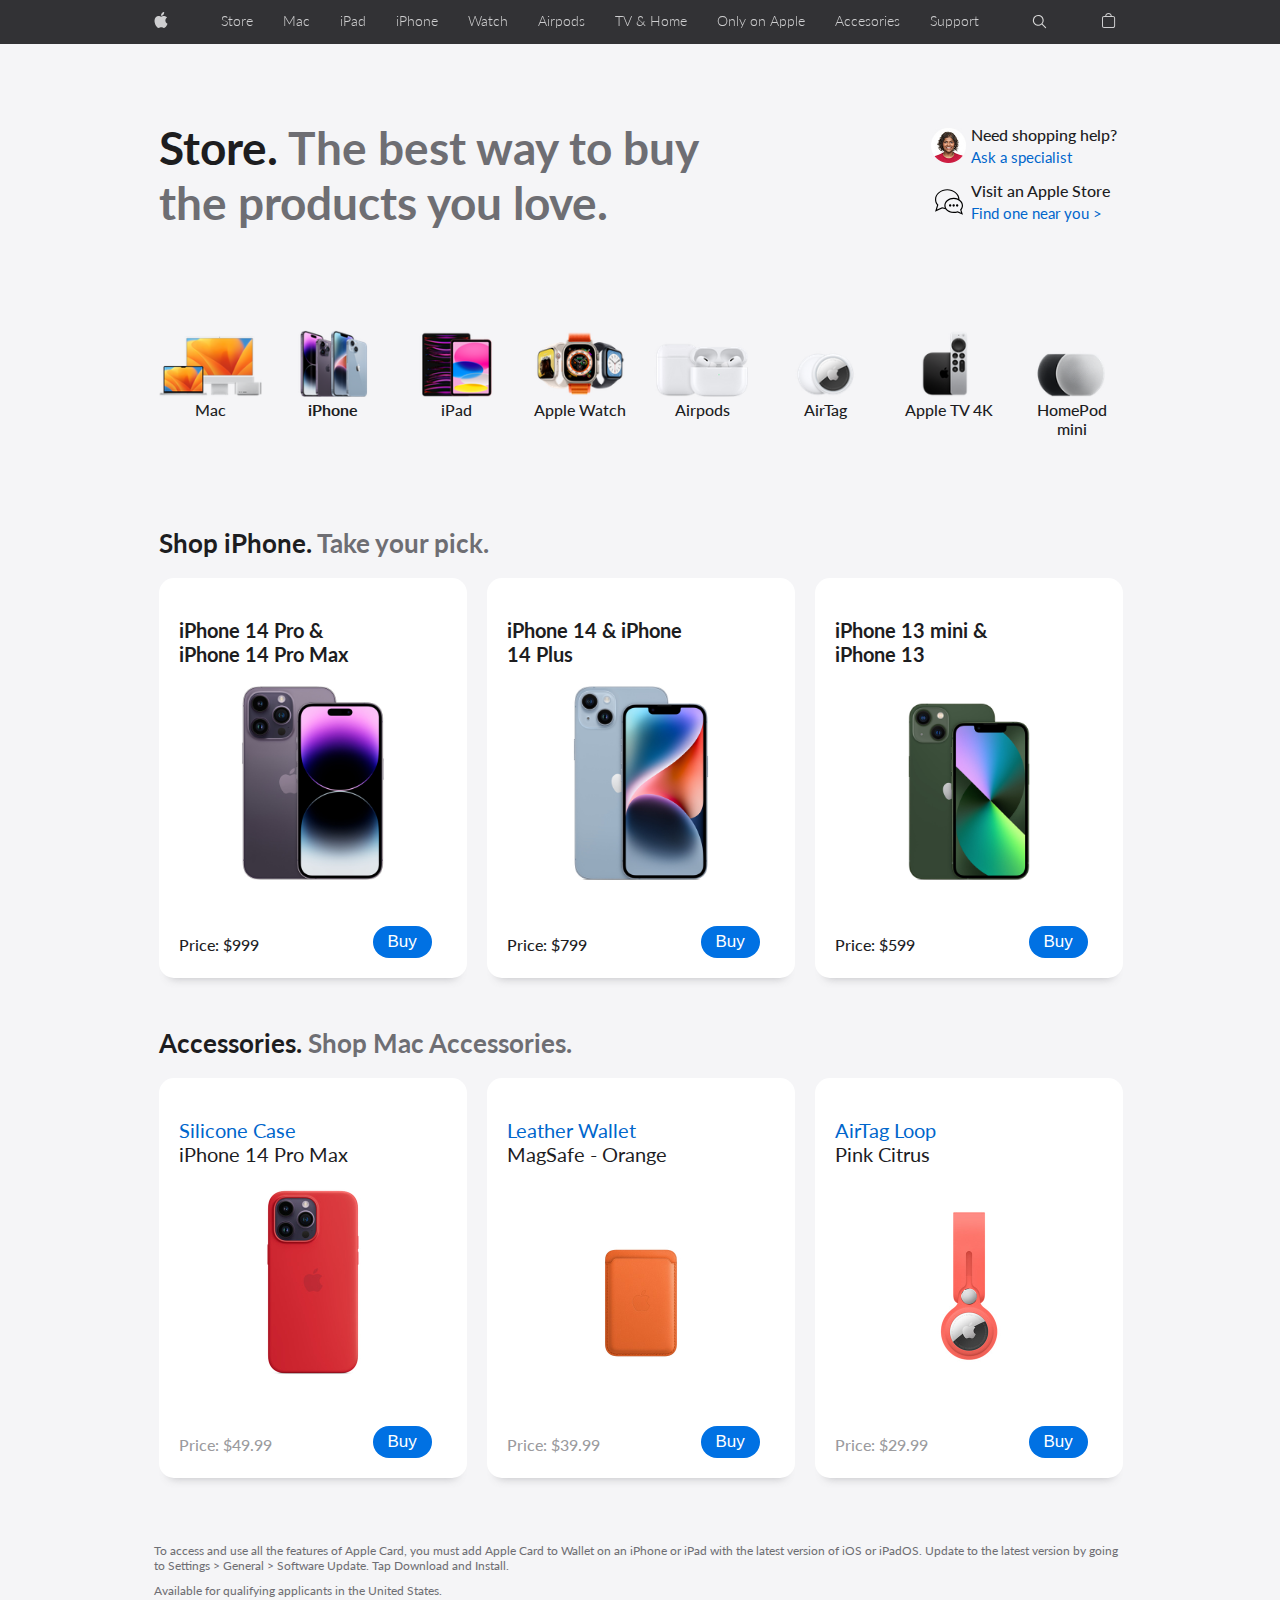
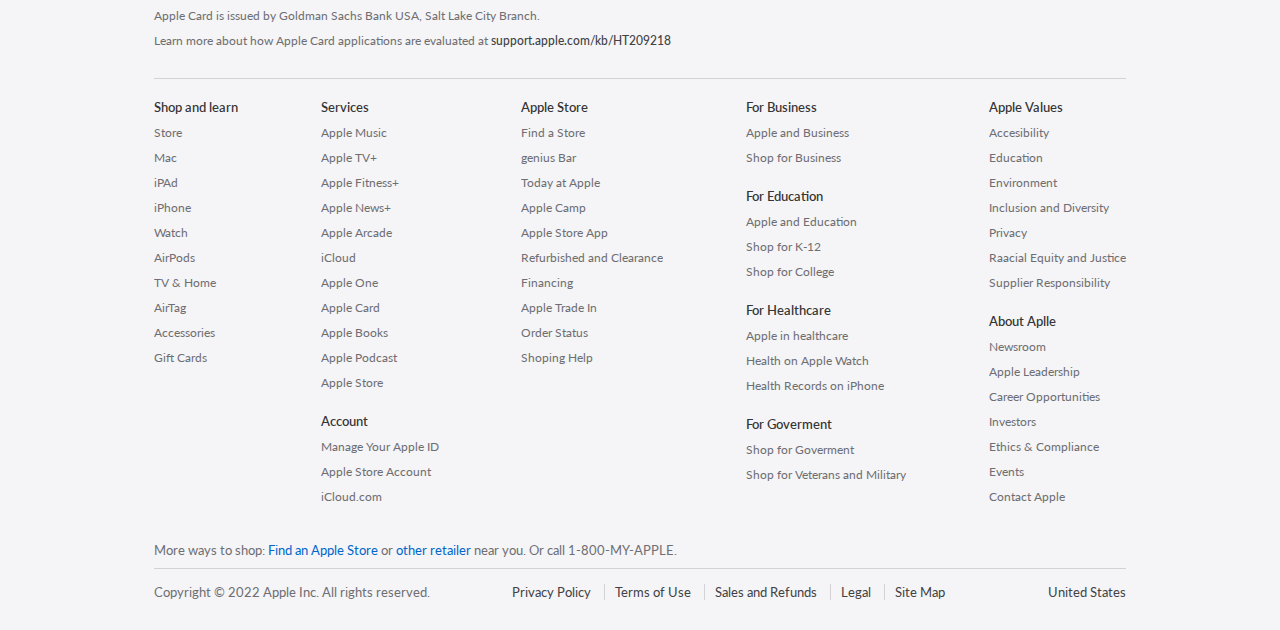
<file: store.html>
<!DOCTYPE html>
<html lang="en">

<head>
    <meta charset="UTF-8">
    <meta http-equiv="X-UA-Compatible" content="IE=edge">
    <meta name="viewport" content="width=device-width, initial-scale=1.0">
    <meta name="description" content="Apple page clone, Author: Arkadius-WD">
    <title> Apple </title>
    <link rel="shortcut icon" href="#" />
    <link rel="stylesheet" href="./css/style.css">
    <script type="module" src="./js/app2.js" defer></script>
</head>

<body>

    <header class="header">
        <h1 class="visually-hidden">Apple</h1>
        <nav class="nav">
            <div class="nav-top">
                <div class="nav-top__container-one">
                    <div class="nav-top__input-search mobi-wrapper">
                        <label for="nav-top__input-form"></label>
                        <input type="text" class="nav-top__input-form" placeholder="Search apple.com">
                    </div>
                </div>
                <ul class="nav-top__container-two mobi-wrapper">
                    <li class="nav-top__item"><a href="./store.html" class="nav-top__link">Store</a></li>
                    <li class="nav-top__item"><a href="./store.html" class="nav-top__link">Mac</a></li>
                    <li class="nav-top__item"><a href="./store.html" class="nav-top__link">iPad</a></li>
                    <li class="nav-top__item"><a href="./store.html" class="nav-top__link">iPhone</a></li>
                    <li class="nav-top__item"><a href="./store.html" class="nav-top__link">Watch</a></li>
                    <li class="nav-top__item"><a href="./store.html" class="nav-top__link">Airpods</a></li>
                    <li class="nav-top__item"><a href="./store.html" class="nav-top__link">TV & Home</a></li>
                    <li class="nav-top__item"><a href="./store.html" class="nav-top__link">Only on Apple</a></li>
                    <li class="nav-top__item"><a href="./store.html" class="nav-top__link">Accesories</a></li>
                    <li class="nav-top__item"><a href="./store.html" class="nav-top__link">Support</a></li>
                </ul>
            </div>
            <div class="nav-bar wrapper">
                <div class="nav-bar__burger">
                    <div class="nav-bar__burger-bel nav-bar__burger-bel--up"></div>
                    <div class="nav-bar__burger-bel nav-bar__burger-bel--down"></div>
                </div>
                <a href="./index.html" class="nav-bar__logo">
                    <img src="./img/nav/globalnav_apple_image__b5er5ngrzxqq_large.svg" alt="logo apple image">
                </a>
                <ul class="nav-bar__list">
                    <li class="nab-bar__list-item"><a href="./store.html" class="nav-bar__list-link">Store</a></li>
                    <li class="nab-bar__list-item"><a href="./store.html" class="nav-bar__list-link">Mac</a></li>
                    <li class="nab-bar__list-item"><a href="./store.html" class="nav-bar__list-link">iPad</a></li>
                    <li class="nab-bar__list-item"><a href="./store.html" class="nav-bar__list-link">iPhone</a></li>
                    <li class="nab-bar__list-item"><a href="./store.html" class="nav-bar__list-link">Watch</a></li>
                    <li class="nab-bar__list-item"><a href="./store.html" class="nav-bar__list-link">Airpods</a></li>
                    <li class="nab-bar__list-item"><a href="./store.html" class="nav-bar__list-link">TV & Home</a></li>
                    <li class="nab-bar__list-item"><a href="./store.html" class="nav-bar__list-link">Only on Apple</a>
                    </li>
                    <li class="nab-bar__list-item"><a href="./store.html" class="nav-bar__list-link">Accesories</a></li>
                    <li class="nab-bar__list-item"><a href="./store.html" class="nav-bar__list-link">Support</a></li>
                </ul>
                <div class="nav-bar__input-search">
                    <label for="nav-bar__input-form"></label>
                    <input type="text" class="nav-bar__input-form" placeholder="Search apple.com">
                    <div class="nav-bar__input-close">
                        <img src="./img/nav/globalnav_search_close.svg" alt="close search button">
                    </div>
                </div>
                <a href="#" class="nav-bar__search">
                    <img src="./img/nav/globalnav_search_image__cbllq1gkias2_large.svg" alt="icon search image">
                </a>
                <div href="" class="nav-bar__bag">
                    <img src="./img/nav/globalnav_bag_image__yzte50i47ciu_large.svg" alt="icon bag image">
                    <div class="nav-bar__bag-amount">0</div>
                </div>
                <div class="bag-cart">
                    <div class="bag-cart__title">
                        <h2>Shopping bag</h2>
                        <button class="bag-cart__close">
                            <img src="./img/nav/close.png" alt="button close">
                        </button>
                    </div>
                    <p class="bag-cart__info">Your bag is empty.</p>
                    <div class="bag-cart__content">
                        <div class="bag-cart__item">
                            <img src="./img/store/iPhone_section/iphone-card-40-iphone14-202209.jpeg" alt="product">
                            <div class="bag-cart__text">
                                <h4>iPhone</h4>
                                <h5>$199</h5>
                            </div>
                            <div class="bag-cart__menu">
                                <div class="bag-cart__menu-up">
                                    <img src="./img/buttons/iconmonstr-angel-up-thin.svg" alt="up arrow">
                                </div>
                                <p class="bag-cart__menu-amount">1</p>
                                <div class="bag-cart__menu-down">
                                    <img src="./img/buttons/iconmonstr-angel-down-thin.svg" alt="down arrow">
                                </div>
                            </div>
                            <div class="bag-cart__trash">
                                <img src="./img/buttons/iconmonstr-trash-can-thin.svg" alt="">
                            </div>
                        </div>
                        <div class="bag-cart__item">
                            <img src="./img/store/iPhone_section/iphone-card-40-iphone14-202209.jpeg" alt="product">
                            <div class="bag-cart__text">
                                <h4>iPhone</h4>
                                <h5>$199</h5>
                            </div>
                            <div class="bag-cart__menu">
                                <div class="bag-cart__menu-up">
                                    <img src="./img/buttons/iconmonstr-angel-up-thin.svg" alt="up arrow">
                                </div>
                                <p class="bag-cart__menu-amount">1</p>
                                <div class="bag-cart__menu-down">
                                    <img src="./img/buttons/iconmonstr-angel-down-thin.svg" alt="down arrow">
                                </div>
                            </div>
                            <div class="bag-cart__trash">
                                <img src="./img/buttons/iconmonstr-trash-can-thin.svg" alt="">
                            </div>
                        </div>
                        <div class="bag-cart__item">
                            <img src="./img/store/iPhone_section/iphone-card-40-iphone14-202209.jpeg" alt="product">
                            <div class="bag-cart__text">
                                <h4>iPhone</h4>
                                <h5>$199</h5>
                            </div>
                            <div class="bag-cart__menu">
                                <div class="bag-cart__menu-up">
                                    <img src="./img/buttons/iconmonstr-angel-up-thin.svg" alt="up arrow">
                                </div>
                                <p class="bag-cart__menu-amount">1</p>
                                <div class="bag-cart__menu-down">
                                    <img src="./img/buttons/iconmonstr-angel-down-thin.svg" alt="down arrow">
                                </div>
                            </div>
                            <div class="bag-cart__trash">
                                <img src="./img/buttons/iconmonstr-trash-can-thin.svg" alt="">
                            </div>
                        </div>
                    </div>
                    <div class="bag-cart__footer">
                        <h3>Your total : $ <span class="bag-cart__total">0</span></h3>
                        <button class="bag-cart__clear-btn">Clear cart</button>
                    </div>
                </div>
            </div>
        </nav>
    </header>

    <main class="main-store">

        <section class="head-store wrapper">
            <div class="head-store__title">
                <h2><span>Store.</span> The best way to buy the products you love.</h2>
            </div>
            <div class="head-store__help">
                <div class="head-store__help-up">
                    <h4>Need shopping help?</h4>
                    <a>Ask a specialist</a>
                </div>
                <div class="head-store__help-down">
                    <h4>Visit an Apple Store</h4>
                    <a>Find one near you ></a>
                </div>
            </div>
        </section>

        <section class="carousel-store wrapper">
            <div class="carousel-store__previous">
                <button class="carousel-store__button carousel-store__button--left" role="button"
                    aria-label="carousel-button">
                </button>
            </div>
            <div class="carousel-store__next">
                <button class="carousel-store__button carousel-store__button--right" role="button"
                    aria-label="carousel-button">
                </button>
            </div>
            <ul class="carousel-store__container">
                <li class="carousel-store__card">
                    <img src="./img/store/carousel/mac-mini.png" alt="Mac">
                    <h4>Mac</h4>
                </li>
                <li class="carousel-store__card">
                    <img src="./img/store/carousel/iPhone-mini.png" alt="iPhone">
                    <h4><strong>iPhone</strong></h4>
                </li>
                <li class="carousel-store__card">
                    <img src="./img/store/carousel/iPad-mini.png" alt="iPad">
                    <h4>iPad</h4>
                </li>
                <li class="carousel-store__card">
                    <img src="./img/store/carousel/watch-mini.png" alt="Apple Watch">
                    <h4>Apple Watch</h4>
                </li>
                <li class="carousel-store__card">
                    <img src="./img/store/carousel/airPods-mini.png" alt="Airpods">
                    <h4>Airpods</h4>
                </li>
                <li class="carousel-store__card">
                    <img src="./img/store/carousel/airTag-mini.png" alt="AirTag">
                    <h4>AirTag</h4>
                </li>
                <li class="carousel-store__card">
                    <img src="./img/store/carousel/tv4K-mini.png" alt="Apple TV 4K">
                    <h4>Apple TV 4K</h4>
                </li>
                <li class="carousel-store__card">
                    <img src="./img/store/carousel/homePod-mini.png" alt="HomePod mini">
                    <h4>HomePod mini</h4>
                </li>
                <li class="carousel-store__card">
                    <img src="./img/store/carousel/accessories-mini.png" alt="Accessories">
                    <h4>Accessories</h4>
                </li>
                <li class="carousel-store__card">
                    <img src="./img/store/carousel/giftCard-mini.png" alt="Apple Gift Card">
                    <h4>Apple Gift Card</h4>
                </li>
            </ul>
        </section>

        <section class="products">
            <div class="iPhone-store wrapper">
                <div class="iPhone-store__devices">
                    <div class="iPhone-store__title">
                        <h3><span>Shop iPhone. </span>Take your pick.</h3>
                    </div>
                    <ul class="iPhone-store__devices-cards">
                        <li class="iPhone-store__devices-card" data-id="1">
                            <div class="iPhone-store__devices-card-title">
                                <h3>iPhone 14 Pro & iPhone 14 Pro Max</h3>
                            </div>
                            <div class="iPhone-store__devices-card-img">
                                <img src="./img/store/iPhone_section/iphone-card-40-iphone14pro-202209.jpeg"
                                    alt="iPhone 14 Pro">
                            </div>
                            <div class="iPhone-store__devices-card-dots">
                            </div>
                            <div class="iPhone-store__devices-card-text">
                                <h4>Price: $999</h4>
                            </div>
                            <button class="iPhone-store__devices-card-button bag-btn">Buy</button>
                        </li>
                        <li class="iPhone-store__devices-card" data-id="2">
                            <div class="iPhone-store__devices-card-title">
                                <h3>iPhone 14 & iPhone 14 Plus</h3>
                            </div>
                            <div class="iPhone-store__devices-card-img">
                                <img src="./img/store/iPhone_section/iphone-card-40-iphone14-202209.jpeg"
                                    alt="iPhone 14">
                            </div>
                            <div class="iPhone-store__devices-card-dots">
                            </div>
                            <div class="iPhone-store__devices-card-text">
                                <h4>Price: $799</h4>
                            </div>
                            <button class="iPhone-store__devices-card-button bag-btn">Buy</button>
                        </li>
                        <li class="iPhone-store__devices-card" data-id="3">
                            <div class="iPhone-store__devices-card-title">
                                <h3>iPhone 13 mini & iPhone 13</h3>
                            </div>
                            <div class="iPhone-store__devices-card-img">
                                <img src="./img/store/iPhone_section/iphone-card-40-iphone13-202209.jpeg" alt="">
                            </div>
                            <div class="iPhone-store__devices-card-dots">
                            </div>
                            <div class="iPhone-store__devices-card-text">
                                <h4>Price: $599</h4>
                            </div>
                            <button class="iPhone-store__devices-card-button bag-btn">Buy</button>
                        </li>
                        <li class="iPhone-store__devices-card" data-id="4">
                            <div class="iPhone-store__devices-card-title">
                                <h3>iPhone SE</h3><br>
                            </div>
                            <div class="iPhone-store__devices-card-img">
                                <img src="./img/store/iPhone_section/iphone-card-40-iphonese-202203.jpeg" alt="">
                            </div>
                            <div class="iPhone-store__devices-card-dots">
                            </div>
                            <div class="iPhone-store__devices-card-text">
                                <h4>Price: $429</h4>
                            </div>
                            <button class="iPhone-store__devices-card-button bag-btn">Buy</button>
                        </li>
                        <li class="iPhone-store__devices-card" data-id="5">
                            <div class="iPhone-store__devices-card-title">
                                <h3>iPhone 12</h3><br>
                            </div>
                            <div class="iPhone-store__devices-card-img">
                                <img src="./img/store/iPhone_section/iphone-card-40-iphone12-202209.jpeg"
                                    alt="iPhone12">
                            </div>
                            <div class="iPhone-store__devices-card-dots">
                            </div>
                            <div class="iPhone-store__devices-card-text">
                                <h4>Price: $599</h4>
                            </div>
                            <button class="iPhone-store__devices-card-button bag-btn">Buy</button>
                        </li>
                    </ul>
                </div>
                <div class="iPhone-store__previous">
                    <button class="iPhone-store__button iPhone-store__button--left" role="button"
                        aria-label="iPhone-button">
                    </button>
                </div>
                <div class="iPhone-store__next">
                    <button class="iPhone-store__button iPhone-store__button--right" role="button"
                        aria-label="iPhone-button">
                    </button>
                </div>
            </div>
            <div class="acc-store wrapper">
                <div class="acc-store__accessories">
                    <div class="acc-store__accessories-title">
                        <h3><span>Accessories. </span> Shop Mac Accessories.
                        </h3>
                    </div>
                    <ul class="acc-store__accessories-cards">
                        <li class="acc-store__accessories-card" data-id="6">
                            <div class="acc-store__accessories-card-title">
                                <h3><span>Silicone Case</span> iPhone 14 Pro Max</h3>
                            </div>
                            <div class="acc-store__accessories-card-img">
                                <img src="./img/store/iPhone_section/MPTR3.jpeg" alt="Silicon Case iPhone 14 Pro">
                            </div>
                            <div class="acc-store__accessories-card-dots">
                            </div>
                            <div class="acc-store__accessories-card-text">
                                <h4>Price: $49.99</h4>
                            </div>
                            <button class="acc-store__accessories-card-button bag-btn">Buy</button>
                        </li>
                        <li class="acc-store__accessories-card" data-id="7">
                            <div class="acc-store__accessories-card-title">
                                <h3><span>Leather Wallet</span> MagSafe - Orange</h3>
                            </div>
                            <div class="acc-store__accessories-card-img">
                                <img src="./img/store/iPhone_section/MPPY3.jpeg" alt="Leather Wallet">
                            </div>
                            <div class="acc-store__accessories-card-dots">
                            </div>
                            <div class="acc-store__accessories-card-text">
                                <h4>Price: $39.99</h4>
                            </div>
                            <button class="acc-store__accessories-card-button bag-btn">Buy</button>
                        </li>
                        <li class="acc-store__accessories-card" data-id="8">
                            <div class="acc-store__accessories-card-title">
                                <h3><span>AirTag Loop</span><br> Pink Citrus</h3>
                            </div>
                            <div class="acc-store__accessories-card-img">
                                <img src="./img/store/iPhone_section/MLYY3.jpeg" alt="Silicon Case iPhone 14 Pro">
                            </div>
                            <div class="acc-store__accessories-card-dots">
                            </div>
                            <div class="acc-store__accessories-card-text">
                                <h4>Price: $29.99</h4>
                            </div>
                            <button class="acc-store__accessories-card-button bag-btn">Buy</button>
                        </li>
                        <li class="acc-store__accessories-card" data-id="9">
                            <div class="acc-store__accessories-card-title">
                                <h3><span>OtterBox Figura</span> Case for AirTag</h3>
                            </div>
                            <div class="acc-store__accessories-card-img">
                                <img src="./img/store/iPhone_section/HQ0K2.jpeg" alt="Silicon Case iPhone 14 Pro">
                            </div>
                            <div class="acc-store__accessories-card-dots">
                            </div>
                            <div class="acc-store__accessories-card-text">
                                <h4>Price: $19.99</h4>
                            </div>
                            <button class="acc-store__accessories-card-button bag-btn">Buy</button>
                        </li>
                        <li class="acc-store__accessories-card" data-id="10">
                            <div class="acc-store__accessories-card-title">
                                <h3><br> AirPods</h3>
                            </div>
                            <div class="acc-store__accessories-card-img">
                                <img src="./img/store/iPhone_section/MV7N2.jpeg" alt="AirPods">
                            </div>
                            <div class="acc-store__accessories-card-dots">
                            </div>
                            <div class="acc-store__accessories-card-text">
                                <h4>Price: $129</h4>
                            </div>
                            <button class="acc-store__accessories-card-button bag-btn">Buy</button>
                        </li>
                    </ul>
                </div>
                <div class="acc-store__previous">
                    <button class="acc-store__button acc-store__button--left" role="button" aria-label="button">
                    </button>
                </div>
                <div class="acc-store__next">
                    <button class="acc-store__button acc-store__button--right" role="button" aria-label="button">
                    </button>
                </div>
            </div>
        </section>

        <section class="state-store">
        </section>

    </main>

    <footer class="footer wrapper">
        <section class="footer__notes">
            <ul>
                <li>
                    To access and use all the features of Apple Card, you must add Apple Card to Wallet on an iPhone or
                    iPad with the latest version of iOS or iPadOS. Update to the latest version by going to Settings >
                    General > Software Update. Tap Download and Install.
                </li>

                <li><span>Available for qualifying applicants in the United&nbsp;States.</span></li>
                <li><span>Apple&nbsp;Card is issued by Goldman Sachs Bank USA, Salt Lake City Branch.</span></li>
                <li>
                    Learn more about how Apple&nbsp;Card applications are evaluated at <a
                        href="https://support.apple.com/kb/HT209218">support.apple.com/kb/HT209218</a>
                </li>
            </ul>
        </section>
        <nav class="footer__nav">
            <div class="footer__nav-column">
                <div class="footer__nav-column-section">
                    <h3 class="footer__nav-column-section-title">Shop and learn</h3>
                    <i class="footer__nav-column-section-icon">+</i>
                    <div class="footer__nav-column-section-disp">
                        <ul class="footer__nav-column-section-list">
                            <li class="footer__nav-column-section-item"><a class="footer__nav-column-section-link"
                                    href="./store.html"></a>Store</li>
                            <li class="footer__nav-column-section-item"><a class="footer__nav-column-section-link"
                                    href="./store.html"></a>Mac</li>
                            <li class="footer__nav-column-section-item"><a class="footer__nav-column-section-link"
                                    href="./store.html"></a>iPAd</li>
                            <li class="footer__nav-column-section-item"><a class="footer__nav-column-section-link"
                                    href="./store.html"></a>iPhone</li>
                            <li class="footer__nav-column-section-item"><a class="footer__nav-column-section-link"
                                    href="./store.html"></a>Watch</li>
                            <li class="footer__nav-column-section-item"><a class="footer__nav-column-section-link"
                                    href="./store.html"></a>AirPods</li>
                            <li class="footer__nav-column-section-item"><a class="footer__nav-column-section-link"
                                    href="./store.html"></a>TV & Home</li>
                            <li class="footer__nav-column-section-item"><a class="footer__nav-column-section-link"
                                    href="./store.html"></a>AirTag</li>
                            <li class="footer__nav-column-section-item"><a class="footer__nav-column-section-link"
                                    href="./store.htmls"></a>Accessories</li>
                            <li class="footer__nav-column-section-item"><a class="footer__nav-column-section-link"
                                    href="./store.html"></a>Gift Cards</li>
                        </ul>
                    </div>
                </div>
            </div>
            <div class="footer__nav-column">
                <div class="footer__nav-column-section">
                    <h3 class="footer__nav-column-section-title">Services</h3>
                    <i class="footer__nav-column-section-icon">+</i>
                    <div class="footer__nav-column-section-disp">
                        <ul class="footer__nav-column-section-list">
                            <li class="footer__nav-column-section-item"><a class="footer__nav-column-section-link"
                                    href=""></a>Apple Music</li>
                            <li class="footer__nav-column-section-item"><a class="footer__nav-column-section-link"
                                    href=""></a>Apple TV+</li>
                            <li class="footer__nav-column-section-item"><a class="footer__nav-column-section-link"
                                    href=""></a>Apple Fitness+</li>
                            <li class="footer__nav-column-section-item"><a class="footer__nav-column-section-link"
                                    href=""></a>Apple News+</li>
                            <li class="footer__nav-column-section-item"><a class="footer__nav-column-section-link"
                                    href=""></a>Apple Arcade</li>
                            <li class="footer__nav-column-section-item"><a class="footer__nav-column-section-link"
                                    href=""></a>iCloud</li>
                            <li class="footer__nav-column-section-item"><a class="footer__nav-column-section-link"
                                    href=""></a>Apple One</li>
                            <li class="footer__nav-column-section-item"><a class="footer__nav-column-section-link"
                                    href=""></a>Apple Card</li>
                            <li class="footer__nav-column-section-item"><a class="footer__nav-column-section-link"
                                    href=""></a>Apple Books</li>
                            <li class="footer__nav-column-section-item"><a class="footer__nav-column-section-link"
                                    href=""></a>Apple Podcast</li>
                            <li class="footer__nav-column-section-item"><a class="footer__nav-column-section-link"
                                    href=""></a>Apple Store</li>
                        </ul>
                    </div>
                </div>
                <div class="footer__nav-column-section">
                    <h3 class="footer__nav-column-section-title">Account</h3>
                    <i class="footer__nav-column-section-icon">+</i>
                    <div class="footer__nav-column-section-disp">
                        <ul class="footer__nav-column-section-list">
                            <li class="footer__nav-column-section-item"><a class="footer__nav-column-section-link"
                                    href=""></a>Manage Your Apple ID</li>
                            <li class="footer__nav-column-section-item"><a class="footer__nav-column-section-link"
                                    href=""></a>Apple Store Account</li>
                            <li class="footer__nav-column-section-item"><a class="footer__nav-column-section-link"
                                    href=""></a>iCloud.com</li>
                        </ul>
                    </div>
                </div>
            </div>
            <div class="footer__nav-column">
                <div class="footer__nav-column-section">
                    <h3 class="footer__nav-column-section-title">Apple Store</h3>
                    <i class="footer__nav-column-section-icon">+</i>
                    <div class="footer__nav-column-section-disp">
                        <ul class="footer__nav-column-section-list">
                            <li class="footer__nav-column-section-item"><a class="footer__nav-column-section-link"
                                    href=""></a>Find a Store</li>
                            <li class="footer__nav-column-section-item"><a class="footer__nav-column-section-link"
                                    href=""></a>genius Bar</li>
                            <li class="footer__nav-column-section-item"><a class="footer__nav-column-section-link"
                                    href=""></a>Today at Apple</li>
                            <li class="footer__nav-column-section-item"><a class="footer__nav-column-section-link"
                                    href=""></a>Apple Camp</li>
                            <li class="footer__nav-column-section-item"><a class="footer__nav-column-section-link"
                                    href=""></a>Apple Store App
                            </li>
                            <li class="footer__nav-column-section-item"><a class="footer__nav-column-section-link"
                                    href=""></a>Refurbished and
                                Clearance</li>
                            <li class="footer__nav-column-section-item"><a class="footer__nav-column-section-link"
                                    href=""></a>Financing</li>
                            <li class="footer__nav-column-section-item"><a class="footer__nav-column-section-link"
                                    href=""></a>Apple Trade In</li>
                            <li class="footer__nav-column-section-item"><a class="footer__nav-column-section-link"
                                    href=""></a>Order Status</li>
                            <li class="footer__nav-column-section-item"><a class="footer__nav-column-section-link"
                                    href=""></a>Shoping Help</li>
                        </ul>
                    </div>
                </div>
            </div>
            <div class="footer__nav-column">
                <div class="footer__nav-column-section">
                    <h3 class="footer__nav-column-section-title">For Business</h3>
                    <i class="footer__nav-column-section-icon">+</i>
                    <div class="footer__nav-column-section-disp">
                        <ul class="footer__nav-column-section-list">
                            <li class="footer__nav-column-section-item"><a class="footer__nav-column-section-link"
                                    href=""></a>Apple and Business</li>
                            <li class="footer__nav-column-section-item"><a class="footer__nav-column-section-link"
                                    href=""></a>Shop for Business</li>
                        </ul>
                    </div>
                </div>
                <div class="footer__nav-column-section">
                    <h3 class="footer__nav-column-section-title">For Education</h3>
                    <i class="footer__nav-column-section-icon">+</i>
                    <div class="footer__nav-column-section-disp">
                        <ul class="footer__nav-column-section-list">
                            <li class="footer__nav-column-section-item"><a class="footer__nav-column-section-link"
                                    href=""></a>Apple and Education</li>
                            <li class="footer__nav-column-section-item"><a class="footer__nav-column-section-link"
                                    href=""></a>Shop for K-12</li>
                            <li class="footer__nav-column-section-item"><a class="footer__nav-column-section-link"
                                    href=""></a>Shop for College</li>
                        </ul>
                    </div>
                </div>
                <div class="footer__nav-column-section">
                    <h3 class="footer__nav-column-section-title">For Healthcare</h3>
                    <i class="footer__nav-column-section-icon">+</i>
                    <div class="footer__nav-column-section-disp">
                        <ul class="footer__nav-column-section-list">
                            <li class="footer__nav-column-section-item"><a class="footer__nav-column-section-link"
                                    href=""></a>Apple in healthcare</li>
                            <li class="footer__nav-column-section-item"><a class="footer__nav-column-section-link"
                                    href=""></a>Health on Apple Watch</li>
                            <li class="footer__nav-column-section-item"><a class="footer__nav-column-section-link"
                                    href=""></a>Health Records on iPhone
                            </li>
                        </ul>
                    </div>
                </div>
                <div class="footer__nav-column-section">
                    <h3 class="footer__nav-column-section-title">For Goverment</h3>
                    <i class="footer__nav-column-section-icon">+</i>
                    <div class="footer__nav-column-section-disp">
                        <ul class="footer__nav-column-section-list">
                            <li class="footer__nav-column-section-item"><a class="footer__nav-column-section-link"
                                    href=""></a>Shop for Goverment</li>
                            <li class="footer__nav-column-section-item"><a class="footer__nav-column-section-link"
                                    href=""></a>Shop for
                                Veterans and Military</li>
                        </ul>
                    </div>
                </div>
            </div>
            <div class="footer__nav-column">
                <div class="footer__nav-column-section">
                    <h3 class="footer__nav-column-section-title">Apple Values</h3>
                    <i class="footer__nav-column-section-icon">+</i>
                    <div class="footer__nav-column-section-disp">
                        <ul class="footer__nav-column-section-list">
                            <li class="footer__nav-column-section-item"><a class="footer__nav-column-section-link"
                                    href=""></a>Accesibility</li>
                            <li class="footer__nav-column-section-item"><a class="footer__nav-column-section-link"
                                    href=""></a>Education</li>
                            <li class="footer__nav-column-section-item"><a class="footer__nav-column-section-link"
                                    href=""></a>Environment</li>
                            <li class="footer__nav-column-section-item"><a class="footer__nav-column-section-link"
                                    href=""></a>Inclusion and Diversity</li>
                            <li class="footer__nav-column-section-item"><a class="footer__nav-column-section-link"
                                    href=""></a>Privacy</li>
                            <li class="footer__nav-column-section-item"><a class="footer__nav-column-section-link"
                                    href=""></a>Raacial Equity
                                and Justice</li>
                            <li class="footer__nav-column-section-item"><a class="footer__nav-column-section-link"
                                    href=""></a>Supplier Responsibility
                            </li>
                        </ul>
                    </div>
                </div>
                <div class="footer__nav-column-section ">
                    <h3 class="footer__nav-column-section-title">About Aplle</h3>
                    <i class="footer__nav-column-section-icon">+</i>
                    <div class="footer__nav-column-section-disp">
                        <ul class="footer__nav-column-section-list">
                            <li class="footer__nav-column-section-item"><a class="footer__nav-column-section-link"
                                    href=""></a>Newsroom</li>
                            <li class="footer__nav-column-section-item"><a class="footer__nav-column-section-link"
                                    href=""></a>Apple Leadership</li>
                            <li class="footer__nav-column-section-item"><a class="footer__nav-column-section-link"
                                    href=""></a>Career Opportunities</li>
                            <li class="footer__nav-column-section-item"><a class="footer__nav-column-section-link"
                                    href=""></a>Investors</li>
                            <li class="footer__nav-column-section-item"><a class="footer__nav-column-section-link"
                                    href=""></a>Ethics & Compliance</li>
                            <li class="footer__nav-column-section-item"><a class="footer__nav-column-section-link"
                                    href=""></a>Events</li>
                            <li class="footer__nav-column-section-item"><a class="footer__nav-column-section-link"
                                    href=""></a>Contact Apple</li>
                        </ul>
                    </div>
                </div>
            </div>
        </nav>
        <section class="footer__contact">
            <div class="footer__contact-shop">
                More ways to shop: <a href="https://www.apple.com/retail/"> Find an Apple Store </a>
                or <a href="https://locate.apple.com/"> other retailer </a> near you. <span
                    class="footer__contact-shop-span"> Or call
                    1-800-MY-APPLE. </span>
            </div>
            <div class="footer__contact-disp">
                <div class="footer__contact-locale">
                    <a class="footer__contact-locale-link" href="https://www.apple.com/choose-country-region/"> United
                        States </a>
                </div>
                <div class="footer__contact-copyright"> Copyright © 2022 Apple Inc. All rights reserved.
                </div>
                <div class="footer__contact-legal">
                    <a class="footer__contact-legal-link" href="https://www.apple.com/legal/privacy/"> Privacy Policy
                    </a>
                    <a class="footer__contact-legal-link"
                        href="https://www.apple.com/legal/internet-services/terms/site.html"> Terms of Use </a>
                    <a class="footer__contact-legal-link" href="https://www.apple.com/shop/browse/open/salespolicies">
                        Sales
                        and Refunds </a>
                    <a class="footer__contact-legal-link" href="https://www.apple.com/legal/"> Legal </a>
                    <a class="footer__contact-legal-link" href="https://www.apple.com/sitemap/"> Site Map </a>
                </div>
            </div>
        </section>
    </footer>

</body>

</html>
</file>
<file: css/style.css>
@import url("https://fonts.googleapis.com/css2?family=Lato:wght@300;400;500;700&display=swap");
*,
*::before,
*::after {
  -webkit-box-sizing: border-box;
          box-sizing: border-box;
  margin: 0;
  padding: 0;
}

html {
  font-size: 62.5%;
  scroll-behavior: smooth;
}

body {
  min-width: 34rem;
  font-size: 1.6rem;
  font-weight: 300;
  font-family: "Lato", sans-serif;
  font-style: normal;
  background-color: #f5f5f7;
  color: #1d1d1f;
}

a {
  text-decoration: none;
  color: #f5f5f7;
  cursor: pointer;
}

ul {
  list-style-type: none;
  margin: 0;
  padding: 0;
}

button {
  cursor: pointer;
}

.wrapper,
.mobi-wrapper {
  margin: 0 auto;
  width: 100%;
  min-width: 30rem;
}

.wrapper {
  max-width: 100.24rem;
}

.mobi-wrapper {
  max-width: 60rem;
}

.visually-hidden {
  position: absolute;
  clip: rect(1px, 1px, 1px, 1px);
  -webkit-clip-path: inset(0px 0px 99.9% 99.9%);
          clip-path: inset(0px 0px 99.9% 99.9%);
  overflow: hidden;
  height: 1px;
  width: 1px;
  padding: 0;
  border: 0;
}

.main {
  background-color: #fff;
}

.heroes > *,
.promos > * {
  position: relative;
  display: -webkit-box;
  display: -ms-flexbox;
  display: flex;
  -webkit-box-orient: vertical;
  -webkit-box-direction: normal;
      -ms-flex-direction: column;
          flex-direction: column;
  -webkit-box-align: center;
      -ms-flex-align: center;
          align-items: center;
  text-align: center;
}

.text-title,
.text-M-title {
  margin-bottom: 0.5rem;
  font-size: 3rem;
  font-weight: 700;
}

.text-content,
.text-M-content {
  margin-bottom: 1.2rem;
  font-size: 1.8rem;
  font-weight: 400;
}

.text-link,
.text-M-link {
  padding: 1.5rem;
  font-size: 1.8rem;
  font-weight: 400;
  color: #0066cc;
}

.text-white {
  color: #f5f5f7;
}

.text-link:hover,
.text-M-link:hover {
  text-decoration: underline;
}

.header {
  position: relative;
}

.nav {
  position: fixed;
  top: 0;
  height: 4.4rem;
  width: 100%;
  background-color: rgba(29, 29, 31, 0.9);
  z-index: 5;
}
.nav img {
  height: 100%;
  width: 100%;
}

.nav-top {
  position: absolute;
  display: -webkit-box;
  display: -ms-flexbox;
  display: flex;
  -webkit-box-align: start;
      -ms-flex-align: start;
          align-items: flex-start;
  -webkit-box-orient: vertical;
  -webkit-box-direction: normal;
      -ms-flex-direction: column;
          flex-direction: column;
  -webkit-transform: translateY(-100%);
          transform: translateY(-100%);
  left: 0;
  right: 0;
  height: 100vh;
  background-color: #000000;
  -webkit-transition: -webkit-transform 0.7s;
  transition: -webkit-transform 0.7s;
  transition: transform 0.7s;
  transition: transform 0.7s, -webkit-transform 0.7s;
}
.nav-top__container-one {
  padding: 4.5rem 1.5rem 1.5rem 1.5rem;
  width: 100%;
  border-bottom: 1.5px solid rgba(110, 110, 115, 0.4392156863);
}
.nav-top__input-form {
  display: block;
  width: 100%;
  height: 4rem;
  border-radius: 1rem;
  border: none;
  background-image: url("../img/nav/globalnav_search_image__grey.svg");
  background-position: 1.5rem 1.4rem;
  background-repeat: no-repeat;
  padding-left: 40px;
  background-color: #1d1d1f;
  font-family: "Lato", sans-serif;
  font-size: 1.7rem;
  font-weight: 300;
}
.nav-top__input-form::-webkit-input-placeholder {
  color: #f5f5f7;
  opacity: 0.3;
}
.nav-top__input-form::-moz-placeholder {
  color: #f5f5f7;
  opacity: 0.3;
}
.nav-top__input-form:-ms-input-placeholder {
  color: #f5f5f7;
  opacity: 0.3;
}
.nav-top__input-form::-ms-input-placeholder {
  color: #f5f5f7;
  opacity: 0.3;
}
.nav-top__input-form::placeholder {
  color: #f5f5f7;
  opacity: 0.3;
}
.nav-top__input-form:focus {
  color: #f5f5f7;
}
.nav-top__container-two {
  display: -webkit-box;
  display: -ms-flexbox;
  display: flex;
  -webkit-box-align: start;
      -ms-flex-align: start;
          align-items: flex-start;
  -webkit-box-orient: vertical;
  -webkit-box-direction: normal;
      -ms-flex-direction: column;
          flex-direction: column;
  padding: 0 3.5rem;
  width: 100%;
}
.nav-top__item {
  width: 100%;
  border-bottom: 1.5px solid rgba(110, 110, 115, 0.4392156863);
}
.nav-top__item:last-child {
  border-bottom: none;
}
.nav-top__link {
  display: block;
  padding: 1.3rem 0;
  color: rgba(245, 245, 247, 0.8);
}

.nav-bar {
  position: relative;
  display: -webkit-box;
  display: -ms-flexbox;
  display: flex;
  -webkit-box-pack: justify;
      -ms-flex-pack: justify;
          justify-content: space-between;
  -webkit-box-align: center;
      -ms-flex-align: center;
          align-items: center;
  height: 4.4rem;
  z-index: 5;
}
.nav-bar__input-search {
  position: relative;
}
.nav-bar__input-form {
  display: block;
  width: 100%;
  min-width: 70rem;
  height: 2.7rem;
  border-radius: 1.5rem;
  border: none;
  background-image: url("../img/nav/globalnav_search_image__grey.svg");
  background-position: 1.5rem 1.4rem;
  background-repeat: no-repeat;
  padding-left: 40px;
  background-color: #1d1d1f;
  font-family: "Lato", sans-serif;
  font-size: 1.6rem;
  font-weight: 300;
}
.nav-bar__input-form::-webkit-input-placeholder {
  color: #f5f5f7;
  border: none;
  opacity: 0.3;
}
.nav-bar__input-form::-moz-placeholder {
  color: #f5f5f7;
  border: none;
  opacity: 0.3;
}
.nav-bar__input-form:-ms-input-placeholder {
  color: #f5f5f7;
  border: none;
  opacity: 0.3;
}
.nav-bar__input-form::-ms-input-placeholder {
  color: #f5f5f7;
  border: none;
  opacity: 0.3;
}
.nav-bar__input-form::placeholder {
  color: #f5f5f7;
  border: none;
  opacity: 0.3;
}
.nav-bar__input-form:focus {
  color: #f5f5f7;
  border: none;
}
.nav-bar__input-close {
  position: absolute;
  top: 0;
  right: 1rem;
  width: 2.7rem;
  height: 2.7rem;
  cursor: pointer;
}
.nav-bar__input-close img {
  -webkit-filter: invert(45%) sepia(6%) saturate(284%) hue-rotate(202deg) brightness(92%) contrast(87%);
          filter: invert(45%) sepia(6%) saturate(284%) hue-rotate(202deg) brightness(92%) contrast(87%);
}
.nav-bar__burger, .nav-bar__logo, .nav-bar__search, .nav-bar__bag {
  display: -webkit-box;
  display: -ms-flexbox;
  display: flex;
  -webkit-box-pack: center;
      -ms-flex-pack: center;
          justify-content: center;
  -webkit-box-align: center;
      -ms-flex-align: center;
          align-items: center;
  height: 4.4rem;
  width: 4.4rem;
  opacity: 0.8;
}
.nav-bar__input-search {
  display: none;
}
.nav-bar__bag {
  position: relative;
  margin-right: 1rem;
  -webkit-transition: opacity 0.3s;
  transition: opacity 0.3s;
  cursor: pointer;
}
.nav-bar__bag-amount {
  position: absolute;
  top: 0.5rem;
  left: 2.5rem;
  padding: 0.1rem 0.6rem;
  background-color: #0066cc;
  font-size: 1.3rem;
  color: #f5f5f7;
  text-align: center;
  border-radius: 0.5rem;
}
.nav-bar__search {
  display: none;
}
.nav-bar__list {
  display: none;
  margin-bottom: 0.3rem;
}
.nav-bar__burger {
  display: -webkit-box;
  display: -ms-flexbox;
  display: flex;
  -webkit-box-pack: center;
      -ms-flex-pack: center;
          justify-content: center;
  -webkit-box-align: center;
      -ms-flex-align: center;
          align-items: center;
  -webkit-box-orient: vertical;
  -webkit-box-direction: normal;
      -ms-flex-direction: column;
          flex-direction: column;
  cursor: pointer;
}
.nav-bar__burger-bel {
  margin: 0.3rem;
  height: 0.1rem;
  width: 2rem;
  background-color: #f5f5f7;
  -webkit-transition: -webkit-transform 0.3s;
  transition: -webkit-transform 0.3s;
  transition: transform 0.3s;
  transition: transform 0.3s, -webkit-transform 0.3s;
}

.click-btn .nav-bar__burger-bel--up {
  -webkit-transform: rotate(-45deg) translateX(-5px);
          transform: rotate(-45deg) translateX(-5px);
}
.click-btn .nav-bar__burger-bel--down {
  -webkit-transform: rotate(45deg) translateX(-5px);
          transform: rotate(45deg) translateX(-5px);
}

.nav-hidden {
  -webkit-transform: translateY(0);
          transform: translateY(0);
}

.bag-hidden {
  -webkit-transform: scale(0);
          transform: scale(0);
}

.nav-item-animation {
  -webkit-animation: navItemAnimation 1s both;
          animation: navItemAnimation 1s both;
}

.heroes {
  display: grid;
  grid-template-rows: 55rem 50rem 50rem;
  gap: 1.2rem;
}

.hero-picture {
  background-size: 74rem;
  background-position: center bottom;
  background-repeat: no-repeat;
  width: 100%;
  height: 100%;
}

.iPad-hero {
  background-color: #f5f5f7;
}
.iPad-hero__text {
  position: absolute;
  top: 8rem;
}
.iPad-hero__picture {
  background-image: url("../img/hero/hero_ipad__rh99l6c3yuyy_small.jpg");
}

.iPhone-hero {
  background-color: #f5f5f7;
}
.iPhone-hero__text {
  position: absolute;
  top: 3.5rem;
}
.iPhone-hero__picture {
  background-image: url("../img/hero/hero_iphone14__fjmsqstr1ceq_small.jpg");
}

.endframe-hero {
  background-color: #010127;
}
.endframe-hero .text-title,
.endframe-hero .text-content {
  color: #f5f5f7;
}
.endframe-hero__text {
  position: absolute;
  bottom: 5rem;
  max-width: 30rem;
}
.endframe-hero__picture {
  background-image: url("../img/hero/hero_endframe__8xosbwdvpaqe_small.jpg");
}

.promos {
  display: grid;
  grid-template-columns: 1fr;
  grid-template-rows: repeat(6, 50rem);
  gap: 1.2rem;
  margin-top: 1.2rem;
  margin-bottom: 1.2rem;
}

.promo-picture {
  background-size: 75rem;
  background-position: center bottom;
  background-repeat: no-repeat;
  width: 100%;
  height: 100%;
}

.promo-text {
  position: absolute;
  top: 3rem;
}

.promo-text-logo {
  background-position: center;
  background-repeat: no-repeat;
  height: 3rem;
}

.iPhone-promo__picture {
  background-image: url("../img/promo/promo_iphone14pro__4n4twj56fzmu_small.jpg");
}

.tv-promo__picture {
  background-image: url("../img/promo/promo_tv4k_avail__e17d9isb0vwy_small.jpg");
}
.tv-promo__text {
  max-width: 25rem;
}
.tv-promo__text-title {
  background-image: url("../img/promo/promo_tv4k_logo__5m5umvk10duu_small.png");
}

.iPad-promo__picture {
  background-image: url("../img/promo/promo_ipadpro__ch217v9v7no2_small.jpg");
}
.iPad-promo__text-content {
  position: relative;
}
.iPad-promo__text-content::before {
  content: "";
  position: absolute;
  top: -0.3rem;
  right: -0.5rem;
  height: 4rem;
  width: 4rem;
  background-repeat: no-repeat;
  background-image: url("../img/promo/promo_m2_chip__enw2kz91lsuq_small.png");
}

.watchU-promo__picture {
  background-image: url("../img/promo/promo_apple_watch_ultra__gnsqulvdc4a6_small.jpg");
}
.watchU-promo__text-title {
  height: 5rem;
  background-image: url("../img/promo/promo_logo_apple_watch_ultra__ebzaahharnue_small.png");
}

.watch8-promo__picture {
  background-image: url("../img/promo/promo_apple_watch_series_8__ch7rexplmihe_small.jpg");
}
.watch8-promo__text-title {
  height: 5rem;
  background-image: url("../img/promo/promo_logo_apple_watch_series_8__ee6riplsucuq_small.png");
}

.fit-promo__picture {
  background-image: url("../img/promo/promo_applefitnessplus_taylorswift__liig90blwtuu_small.jpg");
}
.fit-promo__text-title {
  background-image: url("../img/promo/applefitness_logo_promo__gnq1diylj3qm_small.png");
}
.fit-promo__text-content {
  max-width: 27rem;
}
.fit-promo sup {
  font-size: 1rem;
}

.slider {
  position: relative;
  height: 54rem;
  width: 100%;
  overflow: hidden;
}
.slider__track-container {
  display: -webkit-box;
  display: -ms-flexbox;
  display: flex;
  margin: 0 auto;
  width: 28.2rem;
  height: 50rem;
  position: relative;
}
.slider__slides {
  display: -webkit-box;
  display: -ms-flexbox;
  display: flex;
  height: 100%;
}
.slider__slide {
  min-width: 28.2rem;
  height: 100%;
  padding: 0 0.6rem;
  opacity: 0.2;
  -webkit-transition: opacity 1s;
  transition: opacity 1s;
}
.slider__slide-link {
  display: -webkit-box;
  display: -ms-flexbox;
  display: flex;
  -webkit-box-orient: vertical;
  -webkit-box-direction: normal;
      -ms-flex-direction: column;
          flex-direction: column;
  -webkit-box-pack: center;
      -ms-flex-pack: center;
          justify-content: center;
  -webkit-box-align: center;
      -ms-flex-align: center;
          align-items: center;
  width: 100%;
  height: 100%;
  -o-object-fit: cover;
     object-fit: cover;
  background-repeat: no-repeat;
}
.slider__slide-link--1 {
  background-image: url("../img/slider/1-slide-small-selena.jpg");
}
.slider__slide-link--1 .slider__slide-info-top-title {
  background-image: url("..//..//img/slider/1-selena-548x133.png");
}
.slider__slide-link--2 {
  background-image: url("../img/slider/2-slide-small-quest.jpg");
}
.slider__slide-link--2 .slider__slide-info-top-title {
  background-image: url("..//..//img/slider/2-quest-548x94.png");
}
.slider__slide-link--3 {
  background-image: url("../img/slider/3-slide-small-believe.jpg");
}
.slider__slide-link--3 .slider__slide-info-top-title {
  background-image: url("..//..//img/slider/3-believe-548x79.png");
}
.slider__slide-link--4 {
  background-image: url("../img/slider/4-slide-small-see.jpg");
}
.slider__slide-link--4 .slider__slide-info-top-title {
  background-image: url("..//..//img/slider/4-see-548x269.png");
}
.slider__slide-link--5 {
  background-image: url("../img/slider/5-slide-small-causeway.jpg");
}
.slider__slide-link--5 .slider__slide-info-top-title {
  background-image: url("..//..//img/slider/5-causeway-548x96.png");
}
.slider__slide-link--6 {
  background-image: url("../img/slider/6-slide-small-shantaram.jpg");
}
.slider__slide-link--6 .slider__slide-info-top-title {
  background-image: url("..//..//img/slider/6-shantaram-548x126.png");
}
.slider__slide-link--7 {
  background-image: url("../img/slider/7-slide-small-morning.jpg");
}
.slider__slide-link--7 .slider__slide-info-top-title {
  background-image: url("..//..//img/slider/7-morning-548x165.png");
}
.slider__slide-link--8 {
  background-image: url("../img/slider/8-slide-small-sisters.jpg");
}
.slider__slide-link--8 .slider__slide-info-top-title {
  background-image: url("..//..//img/slider/8-sisters-548x90.png");
}
.slider__slide-link--9 {
  background-image: url("../img/slider/9-slide-small-acapulco.jpg");
}
.slider__slide-link--9 .slider__slide-info-top-title {
  background-image: url("..//..//img/slider/9-acapulco-548x118.png");
}
.slider__slide--active {
  opacity: 1;
}
.slider__slide--active .slider__slide-info-bottom {
  -webkit-transition: opacity 1s, -webkit-transform 1s;
  transition: opacity 1s, -webkit-transform 1s;
  transition: transform 1s, opacity 1s;
  transition: transform 1s, opacity 1s, -webkit-transform 1s;
  -webkit-transform: translateY(0);
          transform: translateY(0);
  opacity: 1;
}
.slider__slide-info-top {
  display: -webkit-box;
  display: -ms-flexbox;
  display: flex;
  -webkit-box-orient: vertical;
  -webkit-box-direction: normal;
      -ms-flex-direction: column;
          flex-direction: column;
  -webkit-box-align: center;
      -ms-flex-align: center;
          align-items: center;
  width: 100%;
  height: 15rem;
}
.slider__slide-info-top-icon {
  height: 3.3rem;
  width: 6.8rem;
  margin-top: 1.5rem;
  -o-object-fit: cover;
     object-fit: cover;
  background-repeat: no-repeat;
  background-image: url("..//img/slider/logo_hero_light__d7t8cya4x26a_small.png");
}
.slider__slide-info-top-title {
  width: 22rem;
  height: 5.4rem;
  margin-top: 0.5rem;
  background-size: contain;
  background-position: center;
  background-repeat: no-repeat;
}
.slider__slide-info-bottom {
  position: relative;
  display: -webkit-box;
  display: -ms-flexbox;
  display: flex;
  -webkit-box-orient: vertical;
  -webkit-box-direction: normal;
      -ms-flex-direction: column;
          flex-direction: column;
  -webkit-box-pack: end;
      -ms-flex-pack: end;
          justify-content: flex-end;
  -webkit-box-align: center;
      -ms-flex-align: center;
          align-items: center;
  width: 100%;
  height: 35rem;
  padding: 1rem;
  margin-bottom: 1.7rem;
  text-shadow: 2px 2px 3px rgb(66, 68, 90);
  -webkit-transform: translateY(15rem);
          transform: translateY(15rem);
  opacity: 0;
}
.slider__slide-info-bottom-text {
  padding: 0.3rem;
  font-size: 1.6rem;
  font-weight: 500;
  text-align: center;
}
.slider__slide-button button {
  position: relative;
  background-color: #f5f5f7;
  font-family: "Lato", sans-serif;
  font-size: 1.5rem;
  font-weight: 700;
  margin-top: 1.3rem;
  padding: 1.3rem 5rem 1.5rem 2rem;
  border: none;
  border-radius: 2.5rem;
}
.slider__slide-button ::before {
  position: absolute;
  display: inline-block;
  top: 1.4rem;
  right: 2.2rem;
  content: "";
  width: 1.7rem;
  height: 1.7rem;
  background-size: contain;
  background-repeat: no-repeat;
  background-image: url("..//img/buttons/black-play.svg");
}
.slider__nav {
  position: relative;
  display: -webkit-box;
  display: -ms-flexbox;
  display: flex;
  -webkit-box-pack: center;
      -ms-flex-pack: center;
          justify-content: center;
  -webkit-box-align: center;
      -ms-flex-align: center;
          align-items: center;
  height: 4rem;
  width: 100%;
  background-color: #fff;
}
.slider__nav-dots-contaner {
  display: -webkit-box;
  display: -ms-flexbox;
  display: flex;
  -webkit-box-pack: center;
      -ms-flex-pack: center;
          justify-content: center;
  -webkit-box-align: center;
      -ms-flex-align: center;
          align-items: center;
}
.slider__nav-dot {
  width: 0.8rem;
  height: 0.8rem;
  margin: 0 0.7rem;
  border: none;
  border-radius: 50%;
  background-color: #1d1d1f;
  opacity: 0.2;
}
.slider__nav-dot--active {
  opacity: 0.8;
}
.slider__auto-play, .slider__stop-play {
  position: absolute;
  right: 2rem;
  width: 2rem;
  height: 2rem;
  border: none;
  background-color: inherit;
  background-size: contain;
}
.slider__auto-play {
  background-image: url("../img/buttons/play-button.png");
}
.slider__stop-play {
  background-image: url("../img/buttons/pause-button.png");
}
.slider__previous, .slider__next {
  position: absolute;
  top: 0;
  bottom: 0;
  cursor: pointer;
}
.slider__previous {
  left: 0rem;
  right: calc(50% + 146px);
}
.slider__next {
  right: 0rem;
  left: calc(50% + 146px);
}
.slider__button {
  position: absolute;
  top: calc(50% - 40px);
  width: 4rem;
  height: 4rem;
  border: none;
  background-color: transparent;
  background-size: contain;
  opacity: 0.7;
}
.slider__button--left {
  background-image: url("../img/buttons/left.png");
  left: calc(40% - 15px);
}
.slider__button--right {
  background-image: url("../img/buttons/right.png");
  right: calc(40% - 15px);
}

.active-dot {
  opacity: 0.8;
}

@-webkit-keyframes navItemAnimation {
  from {
    opacity: 0;
  }
  to {
    opacity: 1;
  }
}

@keyframes navItemAnimation {
  from {
    opacity: 0;
  }
  to {
    opacity: 1;
  }
}
@-webkit-keyframes footAnimation {
  from {
    -webkit-transform: translateY(-100%);
            transform: translateY(-100%);
  }
  to {
    -webkit-transform: translateY(0);
            transform: translateY(0);
  }
}
@keyframes footAnimation {
  from {
    -webkit-transform: translateY(-100%);
            transform: translateY(-100%);
  }
  to {
    -webkit-transform: translateY(0);
            transform: translateY(0);
  }
}
@-webkit-keyframes scale-up-tr {
  0% {
    -webkit-transform: scale(0);
            transform: scale(0);
    -webkit-transform-origin: 100% 0;
            transform-origin: 100% 0;
  }
  100% {
    -webkit-transform: scale(1);
            transform: scale(1);
    -webkit-transform-origin: 100% 0;
            transform-origin: 100% 0;
  }
}
@keyframes scale-up-tr {
  0% {
    -webkit-transform: scale(0);
            transform: scale(0);
    -webkit-transform-origin: 100% 0;
            transform-origin: 100% 0;
  }
  100% {
    -webkit-transform: scale(1);
            transform: scale(1);
    -webkit-transform-origin: 100% 0;
            transform-origin: 100% 0;
  }
}
.footer {
  padding: 1.5rem;
  background-color: #f5f5f7;
  color: #6e6e73;
  font-size: 1.2rem;
  font-weight: 400;
}
.footer__notes-bold {
  font-weight: 700;
}
.footer__notes a {
  font-family: "Lato", sans-serif;
  font-weight: 500;
  color: #424245;
}
.footer__notes li {
  padding-bottom: 1rem;
}
.footer__nav {
  display: -webkit-box;
  display: -ms-flexbox;
  display: flex;
  -webkit-box-orient: vertical;
  -webkit-box-direction: normal;
      -ms-flex-direction: column;
          flex-direction: column;
  width: 100%;
  margin-top: 2rem;
  padding-top: 2rem;
  border-top: 1px solid #d2d2d7;
}
.footer__nav-column-section {
  position: relative;
  cursor: pointer;
}
.footer__nav-column-section:hover > .footer__nav-column-section-title, .footer__nav-column-section:hover > .footer__nav-column-section-icon {
  color: #000000;
}
.footer__nav-column-section-title {
  font-weight: 400;
  padding: 1rem 0;
  font-size: 1.3rem;
  border-bottom: 1px solid #d2d2d7;
}
.footer__nav-column-section-icon {
  position: absolute;
  top: 1rem;
  right: 2rem;
  font-style: normal;
  font-size: 1.6rem;
  -webkit-transition: -webkit-transform 0.5s, -webkit-transform-origin 0.5s;
  transition: -webkit-transform 0.5s, -webkit-transform-origin 0.5s;
  transition: transform 0.5s, transform-origin 0.5s;
  transition: transform 0.5s, transform-origin 0.5s, -webkit-transform 0.5s, -webkit-transform-origin 0.5s;
}
.footer__nav-column-section-disp {
  display: none;
  padding-bottom: 1.3rem;
  overflow: hidden;
}
.footer__nav-column-section-item {
  position: relative;
  margin: 1rem 0;
  padding: 0.2rem 1rem;
}
.footer__nav-column-section-item:hover {
  text-decoration: underline;
}
.footer__nav-column-section-link {
  position: absolute;
  width: 100%;
  height: 100%;
  padding: 1rem;
}
.footer__nav-column-section--active .footer__nav-column-section-title {
  border-bottom: none;
  color: #000000;
}
.footer__nav-column-section--active .footer__nav-column-section-disp {
  display: block;
  border-bottom: 1px solid #d2d2d7;
  color: rgba(0, 0, 0, 0.8);
}
.footer__nav-column-section--active .footer__nav-column-section-list {
  -webkit-animation: footAnimation 1s;
          animation: footAnimation 1s;
}
.footer__nav-column-section--active .footer__nav-column-section-icon {
  -webkit-transform-origin: center;
          transform-origin: center;
  -webkit-transform: rotate(45deg);
          transform: rotate(45deg);
  color: #000000;
}
.footer__contact {
  font-size: 1.3rem;
}
.footer__contact a {
  color: #424245;
}
.footer__contact a:hover {
  text-decoration: underline;
}
.footer__contact-shop {
  padding-top: 1.5rem;
}
.footer__contact-shop a {
  color: #06c;
}
.footer__contact-locale {
  padding: 1.5rem 0;
}
.footer__contact-copyright {
  padding-bottom: 0.7rem;
}
.footer__contact-legal {
  padding-bottom: 1.5rem;
}
.footer__contact-legal-link {
  margin-right: 1rem;
  padding-right: 1rem;
  border-right: 1px solid #d2d2d7;
}
.footer__contact-legal-link:last-child {
  border-right: none;
}

.main-store {
  width: 100%;
}
.main-store h4 {
  font-weight: 500;
}

.head-store {
  display: -webkit-box;
  display: -ms-flexbox;
  display: flex;
  -webkit-box-pack: justify;
      -ms-flex-pack: justify;
          justify-content: space-between;
  padding: 0 2rem;
}
.head-store__title {
  padding-top: 10rem;
  padding-bottom: 6rem;
  max-width: 60rem;
}
.head-store__title h2 {
  font-size: 3.6rem;
  color: #6e6e73;
}
.head-store__title span {
  color: #1d1d1f;
}
.head-store__help {
  display: none;
  padding-top: 12.5rem;
  min-width: 15rem;
}
.head-store__help h4 {
  padding-bottom: 0.3rem;
}
.head-store__help a {
  font-weight: 400;
  font-size: 1.5rem;
  color: #0066cc;
}
.head-store__help a:hover {
  text-decoration: underline;
}
.head-store__help-up, .head-store__help-down {
  position: relative;
  margin-bottom: 1.5rem;
}
.head-store__help-up::before, .head-store__help-down::before {
  position: absolute;
  content: "";
  top: 0.3rem;
  left: -4rem;
  width: 3.5rem;
  height: 3.5rem;
  background-size: contain;
}
.head-store__help-up::before {
  background-image: url("../img/store/store-chat-specialist-icon.jpg");
}
.head-store__help-down::before {
  background-image: url("../img/store/iconmonstr-speech-bubble-comments-thin.svg");
  background-position: 0.4rem 0.4rem;
}

.carousel-store,
.iPhone-store,
.acc-store {
  position: relative;
  overflow: hidden;
}
.carousel-store__button,
.iPhone-store__button,
.acc-store__button {
  position: absolute;
  top: 2rem;
  width: 5rem;
  height: 5rem;
  border: none;
  background-size: 3rem;
  background-repeat: no-repeat;
  background-position: center;
  background-color: #f5f5f7;
  -webkit-box-shadow: 0px 0px 10px 0px rgba(110, 110, 115, 0.4392156863);
          box-shadow: 0px 0px 10px 0px rgba(110, 110, 115, 0.4392156863);
  border-radius: 50%;
  opacity: 0;
  -webkit-transform: scale(0);
          transform: scale(0);
  -webkit-transition: opacity 0.5s, -webkit-transform 0.5s;
  transition: opacity 0.5s, -webkit-transform 0.5s;
  transition: opacity 0.5s, transform 0.5s;
  transition: opacity 0.5s, transform 0.5s, -webkit-transform 0.5s;
  z-index: 1;
}
.carousel-store__button--left,
.iPhone-store__button--left,
.acc-store__button--left {
  left: 1.5rem;
  background-image: url("../img/buttons/left.png");
}
.carousel-store__button--right,
.iPhone-store__button--right,
.acc-store__button--right {
  right: 1.5rem;
  background-image: url("../img/buttons/right.png");
}
.carousel-store:hover .carousel-store__button,
.carousel-store:hover .iPhone-store__button,
.carousel-store:hover .acc-store__button,
.iPhone-store:hover .carousel-store__button,
.iPhone-store:hover .iPhone-store__button,
.iPhone-store:hover .acc-store__button,
.acc-store:hover .carousel-store__button,
.acc-store:hover .iPhone-store__button,
.acc-store:hover .acc-store__button {
  opacity: 1;
  -webkit-transform: scale(1);
          transform: scale(1);
}

.carousel-store {
  margin-bottom: 6rem;
}
.carousel-store__container {
  display: -webkit-box;
  display: -ms-flexbox;
  display: flex;
}
.carousel-store__card {
  padding-left: 2rem;
  text-align: center;
}
.carousel-store__card img {
  height: 6.7rem;
}

.iPhone-store,
.acc-store {
  position: relative;
  padding: 0 1rem;
}
.iPhone-store__title, .iPhone-store__accessories-title,
.acc-store__title,
.acc-store__accessories-title {
  font-size: 1.7rem;
  color: #6e6e73;
}
.iPhone-store__title span, .iPhone-store__accessories-title span,
.acc-store__title span,
.acc-store__accessories-title span {
  color: #1d1d1f;
}
.iPhone-store__devices-cards, .iPhone-store__accessories-cards,
.acc-store__devices-cards,
.acc-store__accessories-cards {
  display: -webkit-box;
  display: -ms-flexbox;
  display: flex;
  height: 100%;
  width: 100%;
  padding: 2rem 0;
  margin-bottom: 3rem;
}
.iPhone-store__devices-card, .iPhone-store__accessories-card,
.acc-store__devices-card,
.acc-store__accessories-card {
  position: relative;
  height: 40rem;
  min-width: 30rem;
  margin-left: 2rem;
  background-color: #fff;
  border-radius: 1.5rem;
  -webkit-box-shadow: 0px 10px 10px -10px rgba(110, 110, 115, 0.4392156863);
          box-shadow: 0px 10px 10px -10px rgba(110, 110, 115, 0.4392156863);
}
.iPhone-store__devices-card-title, .iPhone-store__accessories-card-title,
.acc-store__devices-card-title,
.acc-store__accessories-card-title {
  font-size: 1.7rem;
  padding: 4rem 2rem 2rem;
  max-width: 70%;
}
.iPhone-store__devices-card-img, .iPhone-store__accessories-card-img,
.acc-store__devices-card-img,
.acc-store__accessories-card-img {
  width: 25rem;
  height: 20rem;
  margin: 0 auto;
}
.iPhone-store__devices-card-img img, .iPhone-store__accessories-card-img img,
.acc-store__devices-card-img img,
.acc-store__accessories-card-img img {
  width: 100%;
}
.iPhone-store__devices-card-dots, .iPhone-store__accessories-card-dots,
.acc-store__devices-card-dots,
.acc-store__accessories-card-dots {
  display: -webkit-box;
  display: -ms-flexbox;
  display: flex;
  -webkit-box-pack: center;
      -ms-flex-pack: center;
          justify-content: center;
  -webkit-box-align: center;
      -ms-flex-align: center;
          align-items: center;
  width: 20rem;
  height: 2rem;
  margin: 1rem auto;
}
.iPhone-store__devices-card-dot, .iPhone-store__accessories-card-dot,
.acc-store__devices-card-dot,
.acc-store__accessories-card-dot {
  width: 1.2rem;
  height: 1.2rem;
  margin: 0 0.3rem;
  border-radius: 50%;
  cursor: pointer;
}
.iPhone-store__devices-card-dot--1, .iPhone-store__accessories-card-dot--1,
.acc-store__devices-card-dot--1,
.acc-store__accessories-card-dot--1 {
  background-color: #424245;
}
.iPhone-store__devices-card-dot--2, .iPhone-store__accessories-card-dot--2,
.acc-store__devices-card-dot--2,
.acc-store__accessories-card-dot--2 {
  background-color: #f4e8cd;
  -webkit-box-shadow: inset 0px 1px 1px rgba(110, 110, 115, 0.4392156863);
          box-shadow: inset 0px 1px 1px rgba(110, 110, 115, 0.4392156863);
}
.iPhone-store__devices-card-dot--3, .iPhone-store__accessories-card-dot--3,
.acc-store__devices-card-dot--3,
.acc-store__accessories-card-dot--3 {
  background-color: #f1f2f2;
  -webkit-box-shadow: inset 0px 1px 1px rgba(110, 110, 115, 0.4392156863);
          box-shadow: inset 0px 1px 1px rgba(110, 110, 115, 0.4392156863);
}
.iPhone-store__devices-card-dot--4, .iPhone-store__accessories-card-dot--4,
.acc-store__devices-card-dot--4,
.acc-store__accessories-card-dot--4 {
  background-color: #495b48;
}
.iPhone-store__devices-card-dot--5, .iPhone-store__accessories-card-dot--5,
.acc-store__devices-card-dot--5,
.acc-store__accessories-card-dot--5 {
  background-color: #bcb5e7;
  -webkit-box-shadow: inset 0px 1px 1px rgba(110, 110, 115, 0.4392156863);
          box-shadow: inset 0px 1px 1px rgba(110, 110, 115, 0.4392156863);
}
.iPhone-store__devices-card-dot--6, .iPhone-store__accessories-card-dot--6,
.acc-store__devices-card-dot--6,
.acc-store__accessories-card-dot--6 {
  background-color: #fc1432;
  -webkit-box-shadow: inset 0px 1px 1px rgba(110, 110, 115, 0.4392156863);
          box-shadow: inset 0px 1px 1px rgba(110, 110, 115, 0.4392156863);
}
.iPhone-store__devices-card-dot--7, .iPhone-store__accessories-card-dot--7,
.acc-store__devices-card-dot--7,
.acc-store__accessories-card-dot--7 {
  background-color: #a8bacc;
  -webkit-box-shadow: inset 0px 1px 1px rgba(110, 110, 115, 0.4392156863);
          box-shadow: inset 0px 1px 1px rgba(110, 110, 115, 0.4392156863);
}
.iPhone-store__devices-card-dot--8, .iPhone-store__accessories-card-dot--8,
.acc-store__devices-card-dot--8,
.acc-store__accessories-card-dot--8 {
  background-color: #fe8046;
}
.iPhone-store__devices-card-text, .iPhone-store__accessories-card-text,
.acc-store__devices-card-text,
.acc-store__accessories-card-text {
  margin-left: 2rem;
  margin-top: 1.9rem;
}
.iPhone-store__devices-card-button, .iPhone-store__accessories-card-button,
.acc-store__devices-card-button,
.acc-store__accessories-card-button {
  position: absolute;
  bottom: 2rem;
  right: 3.5rem;
  padding: 0.6rem 1.5rem;
  border: none;
  background-color: #0071e3;
  font-size: 1.7rem;
  color: #fff;
  border-radius: 2rem;
}
.iPhone-store__devices-card:first-child, .iPhone-store__accessories-card:first-child,
.acc-store__devices-card:first-child,
.acc-store__accessories-card:first-child {
  margin-left: 0;
}
.iPhone-store__accessories-card-title h3,
.acc-store__accessories-card-title h3 {
  font-weight: normal;
}
.iPhone-store__accessories-card-title span,
.acc-store__accessories-card-title span {
  color: #0066cc;
}
.iPhone-store__accessories-card-img,
.acc-store__accessories-card-img {
  width: 20rem;
}
.iPhone-store__accessories-card-text,
.acc-store__accessories-card-text {
  color: rgba(110, 110, 115, 0.7);
}
.iPhone-store__button,
.acc-store__button {
  top: 21rem;
}

.bag-cart {
  position: absolute;
  top: 4.7rem;
  right: 1rem;
  width: 30rem;
  padding: 1rem;
  max-height: 60vh;
  background-color: #fff;
  border: 0.1rem solid rgba(110, 110, 115, 0.4392156863);
  border-radius: 1.5rem;
  -webkit-box-shadow: 0px 0px 10px 0px rgba(110, 110, 115, 0.4392156863);
          box-shadow: 0px 0px 10px 0px rgba(110, 110, 115, 0.4392156863);
  opacity: 0;
  -webkit-transform: scale(0);
          transform: scale(0);
  -webkit-transform-origin: 90% 0;
          transform-origin: 90% 0;
  -webkit-transition: all 0.5s;
  transition: all 0.5s;
}
.bag-cart::before {
  position: absolute;
  top: -0.5rem;
  right: 1.6rem;
  content: "";
  width: 1rem;
  height: 1rem;
  -webkit-clip-path: polygon(0% 0, 100% 100%, 0 100%);
          clip-path: polygon(0% 0, 100% 100%, 0 100%);
  -webkit-transform: rotate(135deg);
          transform: rotate(135deg);
  background-color: #fff;
  border: 0.1rem solid rgba(110, 110, 115, 0.4392156863);
  border-right: none;
  border-top: none;
}
.bag-cart__title {
  display: -webkit-box;
  display: -ms-flexbox;
  display: flex;
  -webkit-box-pack: justify;
      -ms-flex-pack: justify;
          justify-content: space-between;
  -webkit-box-align: center;
      -ms-flex-align: center;
          align-items: center;
  padding: 1rem 1rem;
  border-bottom: 1px solid rgba(110, 110, 115, 0.4392156863);
}
.bag-cart__title h2 {
  font-size: 1.8rem;
  color: #424245;
}
.bag-cart__close {
  border: none;
  background-color: transparent;
  width: 1.5rem;
  height: 1.5rem;
  padding: 0.5;
}
.bag-cart__close img {
  -webkit-filter: invert(45%) sepia(6%) saturate(284%) hue-rotate(202deg) brightness(92%) contrast(87%);
          filter: invert(45%) sepia(6%) saturate(284%) hue-rotate(202deg) brightness(92%) contrast(87%);
}
.bag-cart__empty {
  text-align: center;
  padding: 1rem 0 2rem;
}
.bag-cart__content {
  padding: 1rem 1rem;
  max-height: 42vh;
  overflow-y: auto;
}
.bag-cart__item {
  display: -webkit-box;
  display: -ms-flexbox;
  display: flex;
  -webkit-box-align: center;
      -ms-flex-align: center;
          align-items: center;
  margin: 1.5rem 0;
}
.bag-cart__item img {
  width: 5rem;
  height: 4rem;
}
.bag-cart__text {
  padding-left: 0.5rem;
}
.bag-cart__text h4 {
  margin-bottom: 0.3rem;
  font-weight: 400;
}
.bag-cart__text h5 {
  font-weight: 300;
}
.bag-cart__menu {
  margin-left: auto;
}
.bag-cart__menu img {
  width: 2rem;
  height: 2rem;
  padding: 0.5rem;
  -webkit-filter: invert(28%) sepia(100%) saturate(1502%) hue-rotate(194deg) brightness(94%) contrast(106%);
          filter: invert(28%) sepia(100%) saturate(1502%) hue-rotate(194deg) brightness(94%) contrast(106%);
  cursor: pointer;
}
.bag-cart__menu-up {
  margin-bottom: -0.8rem;
}
.bag-cart__menu-down {
  margin-top: -0.2rem;
}
.bag-cart__menu-amount {
  font-size: 1.4rem;
  text-align: center;
}
.bag-cart__trash {
  margin-left: 1rem;
  margin-bottom: 0.5rem;
}
.bag-cart__trash img {
  width: 2.5rem;
  height: 2.5rem;
  padding: 0.5rem;
  cursor: pointer;
}
.bag-cart__footer {
  display: -webkit-box;
  display: -ms-flexbox;
  display: flex;
  -webkit-box-pack: center;
      -ms-flex-pack: center;
          justify-content: center;
  -webkit-box-align: center;
      -ms-flex-align: center;
          align-items: center;
  -webkit-box-orient: vertical;
  -webkit-box-direction: normal;
      -ms-flex-direction: column;
          flex-direction: column;
}
.bag-cart__footer h3 {
  padding-top: 1rem;
}
.bag-cart__footer button {
  margin: 1.5rem 0;
  padding: 1rem 2rem;
  font-size: 1.4rem;
  font-weight: 400;
  font-family: "Lato", sans-serif;
  color: #fff;
  text-transform: uppercase;
  background-color: #0071e3;
  border: none;
  border-radius: 2rem;
}

.cart-show {
  opacity: 1;
  -webkit-transform: scale(1);
          transform: scale(1);
  -webkit-transform-origin: 90% 0;
          transform-origin: 90% 0;
}

.cart-movRight {
  -webkit-transform: translateX(35rem);
          transform: translateX(35rem);
}

@media only screen and (min-width: 734px) {
  .heroes {
    grid-template-rows: 70rem 68rem 68rem;
  }
  .iPad-hero__picture {
    background-size: 125rem;
    background-position: center;
    background-image: url("../img/hero/hero_ipad__rh99l6c3yuyy_medium.jpg");
  }
  .iPad-hero__text {
    top: 30rem;
    left: 50%;
  }
  .iPhone-hero__picture {
    background-size: 130rem;
    background-image: url("../img/hero/hero_iphone14__fjmsqstr1ceq_medium.jpg");
  }
  .iPhone-hero__text {
    top: 6rem;
  }
  .endframe-hero__picture {
    background-size: 110rem;
    background-position: center 0.8rem;
    background-image: url("../img/hero/hero_endframe__8xosbwdvpaqe_medium.jpg");
  }
  .endframe-hero__text {
    max-width: 43rem;
    bottom: 6rem;
  }
  .text-title {
    font-size: 4.8rem;
  }
  .text-content {
    font-size: 2.4rem;
  }
  .text-link {
    font-size: 1.9rem;
  }
  .promos {
    grid-template-columns: repeat(2, 1fr);
    grid-template-rows: repeat(3, 49rem);
    margin-left: 1.2rem;
    margin-right: 1.2rem;
  }
  .promo-picture {
    background-size: 52rem;
  }
  .promo-text {
    top: 4rem;
  }
  .iPhone-promo__picture {
    background-image: url("../img/promo/promo_iphone14pro__4n4twj56fzmu_medium.jpg");
  }
  .tv-promo__picture {
    background-image: url("../img/promo/promo_tv4k_avail__e17d9isb0vwy_medium.jpg");
  }
  .tv-promo__text-title {
    height: 4rem;
    background-image: url("../img/promo/promo_tv4k_logo__5m5umvk10duu_medium.png");
  }
  .iPad-promo__picture {
    background-image: url("../img/promo/promo_ipadpro__ch217v9v7no2_medium.jpg");
  }
  .iPad-promo__text-content::before {
    background-image: url("../img/promo/promo_m2_chip__enw2kz91lsuq_medium.png");
  }
  .watchU-promo__picture {
    background-image: url("../img/promo/promo_apple_watch_ultra__gnsqulvdc4a6_medium.jpg");
  }
  .watchU-promo__text-title {
    background-image: url("../img/promo/promo_logo_apple_watch_ultra__ebzaahharnue_medium.png");
  }
  .watch8-promo__picture {
    background-image: url("../img/promo/promo_apple_watch_series_8__ch7rexplmihe_medium.jpg");
  }
  .watch8-promo__text-title {
    background-image: url("../img/promo/promo_logo_apple_watch_series_8__ee6riplsucuq_medium.png");
  }
  .fit-promo__picture {
    background-image: url("../img/promo/promo_applefitnessplus_taylorswift__liig90blwtuu_medium.jpg");
  }
  .fit-promo__text-title {
    background-image: url("../img/promo/applefitness_logo_promo__gnq1diylj3qm_medium.png");
  }
  .slider {
    height: 41rem;
  }
  .slider__track-container {
    height: 37rem;
    width: 70rem;
  }
  .slider__slide {
    min-width: 70rem;
  }
  .slider__slide-info-top {
    display: none;
  }
  .slider__slide-info-bottom {
    -webkit-box-orient: horizontal;
    -webkit-box-direction: reverse;
        -ms-flex-direction: row-reverse;
            flex-direction: row-reverse;
    -webkit-box-align: end;
        -ms-flex-align: end;
            align-items: flex-end;
  }
  .slider__slide-info-bottom h4 {
    -webkit-box-ordinal-group: 2;
        -ms-flex-order: 1;
            order: 1;
    font-size: 1.9rem;
    margin-left: 2.5rem;
    margin-bottom: 1.5rem;
  }
  .slider__slide-info-bottom-text {
    position: absolute;
    bottom: 0.2rem;
    left: 21.3rem;
    font-size: 1.7rem;
    text-align: left;
  }
  .slider__slide-button {
    -webkit-box-ordinal-group: 3;
        -ms-flex-order: 2;
            order: 2;
    margin-bottom: -1rem;
    margin-left: 3rem;
  }
  .slider__slide-link--1 {
    background-image: url("../img/slider/1-slide-medium-selena.jpg");
  }
  .slider__slide-link--2 {
    background-image: url("../img/slider/2-slide-medium-quest.jpg");
  }
  .slider__slide-link--3 {
    background-image: url("../img/slider/3-slide-medium-believe.jpg");
  }
  .slider__slide-link--4 {
    background-image: url("../img/slider/4-slide-medium-see.jpg");
  }
  .slider__slide-link--5 {
    background-image: url("../img/slider/5-slide-medium-causeway.jpg");
  }
  .slider__slide-link--6 {
    background-image: url("../img/slider/6-slide-medium-shantaram.jpg");
  }
  .slider__slide-link--7 {
    background-image: url("../img/slider/7-slide-medium-morning.jpg");
  }
  .slider__slide-link--8 {
    background-image: url("../img/slider/8-slide-medium-sisters.jpg");
  }
  .slider__slide-link--9 {
    background-image: url("../img/slider/9-slide-medium-acapulco.jpg");
  }
  .slider__autoplay {
    right: 3.5rem;
  }
  .slider__button {
    display: none;
  }
  .slider__previous {
    right: calc(50% + 356px);
  }
  .slider__next {
    left: calc(50% + 356px);
  }
  .head-store__title {
    padding-top: 12rem;
    padding-bottom: 10rem;
  }
  .head-store__title h2 {
    font-size: 4.6rem;
  }
  .carousel-store {
    margin-bottom: 9rem;
  }
  .iPhone-store,
  .acc-store {
    padding-left: 2rem;
  }
  .iPhone-store__title, .iPhone-store__accessories-title,
  .acc-store__title,
  .acc-store__accessories-title {
    font-size: 2.2rem;
  }
  .iPhone-store__devices-card, .iPhone-store__accessories-card,
  .acc-store__devices-card,
  .acc-store__accessories-card {
    min-width: 30.8rem;
  }
}
@media only screen and (min-width: 834px) {
  .nav-bar--active {
    display: -webkit-box;
    display: -ms-flexbox;
    display: flex;
    -webkit-box-pack: center;
        -ms-flex-pack: center;
            justify-content: center;
    -webkit-box-align: center;
        -ms-flex-align: center;
            align-items: center;
  }
  .nav-bar--active .nav-bar__input-search {
    display: block;
  }
  .nav-bar--active .nav-bar__input-form {
    background-position: 1.5rem 0.8rem;
  }
  .nav-bar--active .nav-bar__logo {
    display: none;
  }
  .nav-bar--active .nav-bar__list {
    display: none;
  }
  .nav-bar--active .nav-bar__search {
    display: none;
  }
  .nav-bar--active .nav-bar__bag {
    display: none;
  }
  .nav-bar__list {
    display: -webkit-box;
    display: -ms-flexbox;
    display: flex;
    -webkit-box-pack: space-evenly;
        -ms-flex-pack: space-evenly;
            justify-content: space-evenly;
    width: 80%;
    height: 100%;
    -webkit-box-align: center;
        -ms-flex-align: center;
            align-items: center;
    opacity: 0.8;
  }
  .nav-bar__list-link {
    display: block;
    padding: 0.8rem;
    font-size: 1.4rem;
  }
  .nav-bar__burger {
    display: none;
  }
  .nav-bar__search {
    display: block;
    margin-right: 1rem;
  }
  .nav-top {
    display: none;
  }
  .footer__nav {
    -webkit-box-orient: horizontal;
    -webkit-box-direction: normal;
        -ms-flex-direction: row;
            flex-direction: row;
    -webkit-box-pack: justify;
        -ms-flex-pack: justify;
            justify-content: space-between;
  }
  .footer__nav-column-section-disp {
    display: block;
    border-bottom: none;
  }
  .footer__nav-column-section-title {
    border-bottom: none;
    padding: 0;
    font-weight: 600;
    color: rgba(0, 0, 0, 0.8);
    cursor: default;
  }
  .footer__nav-column-section-item {
    padding: 0;
  }
  .footer__nav-column-section-icon {
    display: none;
  }
  .footer__contact-shop {
    border-bottom: 1px solid #d2d2d7;
    padding-bottom: 1rem;
  }
  .footer__contact-disp {
    display: -webkit-box;
    display: -ms-flexbox;
    display: flex;
    -webkit-box-pack: justify;
        -ms-flex-pack: justify;
            justify-content: space-between;
    -webkit-box-align: center;
        -ms-flex-align: center;
            align-items: center;
    -ms-flex-wrap: wrap;
        flex-wrap: wrap;
  }
  .footer__contact-copyright {
    padding: 0;
    -webkit-box-ordinal-group: 1;
        -ms-flex-order: 0;
            order: 0;
  }
  .footer__contact-legal {
    padding: 0;
    -webkit-box-ordinal-group: 2;
        -ms-flex-order: 1;
            order: 1;
  }
  .footer__contact-locale {
    -webkit-box-ordinal-group: 3;
        -ms-flex-order: 2;
            order: 2;
  }
  .head-store__help {
    display: block;
  }
}
@media only screen and (min-width: 1024px) {
  .heroes {
    grid-template-rows: 74rem 68rem 68rem;
  }
  .iPad-hero__picture {
    background-size: 360rem;
    background-image: url("../img/hero/hero_ipad__rh99l6c3yuyy_large.jpg");
  }
  .iPhone-hero__picture {
    background-size: 370rem;
    background-image: url("../img/hero/hero_iphone14__fjmsqstr1ceq_large.jpg");
  }
  .iPhone-hero__text {
    top: 5rem;
  }
  .endframe-hero__picture {
    background-size: 340rem;
    background-position: center -1.5rem;
    background-image: url("../img/hero/hero_endframe__8xosbwdvpaqe_large.jpg");
  }
  .endframe-hero__text {
    max-width: 50rem;
    bottom: 5rem;
  }
  .text-title {
    font-size: 5.6rem;
  }
  .text-content {
    font-size: 2.8rem;
  }
  .text-link {
    font-size: 2.1rem;
  }
  .promos {
    grid-template-rows: repeat(3, 58rem);
  }
  .promo-picture {
    background-size: 130rem;
  }
  .iPhone-promo__picture {
    background-image: url("../img/promo/promo_iphone14pro__4n4twj56fzmu_large.jpg");
  }
  .tv-promo__picture {
    background-image: url("../img/promo/promo_tv4k_avail__e17d9isb0vwy_large.jpg");
  }
  .tv-promo__text-title {
    background-image: url("../img/promo/promo_tv4k_logo__5m5umvk10duu_large.png");
  }
  .iPad-promo__picture {
    background-image: url("../img/promo/promo_ipadpro__ch217v9v7no2_large.jpg");
  }
  .iPad-promo__text-content::before {
    top: -0.3rem;
    right: -2rem;
    background-image: url("../img/promo/promo_m2_chip__enw2kz91lsuq_large.png");
  }
  .watchU-promo__picture {
    background-image: url("../img/promo/promo_apple_watch_ultra__gnsqulvdc4a6_large.jpg");
  }
  .watchU-promo__text-title {
    height: 6rem;
    background-image: url("../img/promo/promo_logo_apple_watch_ultra__ebzaahharnue_large.png");
  }
  .watch8-promo__picture {
    background-image: url("../img/promo/promo_apple_watch_series_8__ch7rexplmihe_large.jpg");
  }
  .watch8-promo__text-title {
    height: 6rem;
    background-image: url("../img/promo/promo_logo_apple_watch_series_8__ee6riplsucuq_large.png");
  }
  .fit-promo__picture {
    background-image: url("../img/promo/promo_applefitnessplus_taylorswift__liig90blwtuu_large.jpg");
  }
  .fit-promo__text-title {
    background-image: url("../img/promo/applefitness_logo_promo__gnq1diylj3qm_large.png");
  }
  .fit-promo__text-content {
    max-width: 32rem;
  }
  .text-M-title {
    font-size: 4rem;
  }
  .text-M-content {
    font-size: 2.1rem;
  }
  .text-M-link {
    font-size: 1.7rem;
  }
  .slider {
    height: 56rem;
  }
  .slider__track-container {
    height: 52rem;
    width: 98rem;
  }
  .slider__slide {
    min-width: 98rem;
  }
  .slider__slide-info-bottom {
    margin-bottom: -11rem;
  }
  .slider__slide-link--1 {
    background-image: url("../img/slider/1-slide-large-selena.jpg");
  }
  .slider__slide-link--2 {
    background-image: url("../img/slider/2-slide-large-quest.jpg");
  }
  .slider__slide-link--3 {
    background-image: url("../img/slider/3-slide-large-believe.jpg");
  }
  .slider__slide-link--4 {
    background-image: url("../img/slider/4-slide-large-see.jpg");
  }
  .slider__slide-link--5 {
    background-image: url("../img/slider/5-slide-large-causeway.jpg");
  }
  .slider__slide-link--6 {
    background-image: url("../img/slider/6-slide-large-shantaram.jpg");
  }
  .slider__slide-link--7 {
    background-image: url("../img/slider/7-slide-large-morning.jpg");
  }
  .slider__slide-link--8 {
    background-image: url("../img/slider/8-slide-large-sisters.jpg");
  }
  .slider__slide-link--9 {
    background-image: url("../img/slider/9-slide-large-acapulco.jpg");
  }
  .slider__previous {
    right: calc(50% + 495px);
  }
  .slider__next {
    left: calc(50% + 495px);
  }
}
@media only screen and (min-width: 1440px) {
  .slider {
    height: 71rem;
  }
  .slider__track-container {
    height: 67rem;
    width: 125rem;
  }
  .slider__slide {
    min-width: 125rem;
  }
  .slider__slide-info-bottom {
    margin-bottom: 1.7rem;
  }
  .slider__slide-info-bottom h4 {
    margin-bottom: -11rem;
    font-size: 2.1rem;
  }
  .slider__slide-info-bottom-text {
    bottom: -12.7rem;
    left: 27rem;
    font-size: 1.9rem;
  }
  .slider__slide-button {
    margin-bottom: -14rem;
    margin-left: 6rem;
  }
  .slider__slide-button button {
    font-size: 1.9rem;
    padding: 1.5rem 5.2rem 1.7rem 2.2rem;
  }
  .slider__slide-button ::before {
    top: 1.7rem;
    width: 1.9rem;
    height: 1.9rem;
  }
  .slider__slide-link--1 {
    background-image: url("../img/slider/1-slide-xlarge-selena.jpg");
  }
  .slider__slide-link--2 {
    background-image: url("../img/slider/2-slide-xlarge-quest.jpg");
  }
  .slider__slide-link--3 {
    background-image: url("../img/slider/3-slide-xlarge-believe.jpg");
  }
  .slider__slide-link--4 {
    background-image: url("../img/slider/4-slide-xlarge-see.jpg");
  }
  .slider__slide-link--5 {
    background-image: url("../img/slider/5-slide-xlarge-causeway.jpg");
  }
  .slider__slide-link--6 {
    background-image: url("../img/slider/6-slide-xlarge-shantaram.jpg");
  }
  .slider__slide-link--7 {
    background-image: url("../img/slider/7-slide-xlarge-morning.jpg");
  }
  .slider__slide-link--8 {
    background-image: url("../img/slider/8-slide-xlarge-sisters.jpg");
  }
  .slider__slide-link--9 {
    background-image: url("../img/slider/9-slide-xlarge-acapulco.jpg");
  }
  .slider__previous {
    right: calc(50% + 630px);
  }
  .slider__next {
    left: calc(50% + 630px);
  }
}
@media (orientation: landscape) {
  .nav-top {
    top: -200vh;
    overflow-y: scroll;
  }
  .nav-hidden {
    top: 0;
  }
  .nav-hidden .nav-top__container-one {
    position: fixed;
    top: 0;
    z-index: 1;
    background-color: #000000;
  }
  .nav-hidden .nav-top__container-two {
    position: absolute;
    top: 10rem;
    left: 0;
    right: 0;
    z-index: 0;
  }
}/*# sourceMappingURL=style.css.map */
</file>
